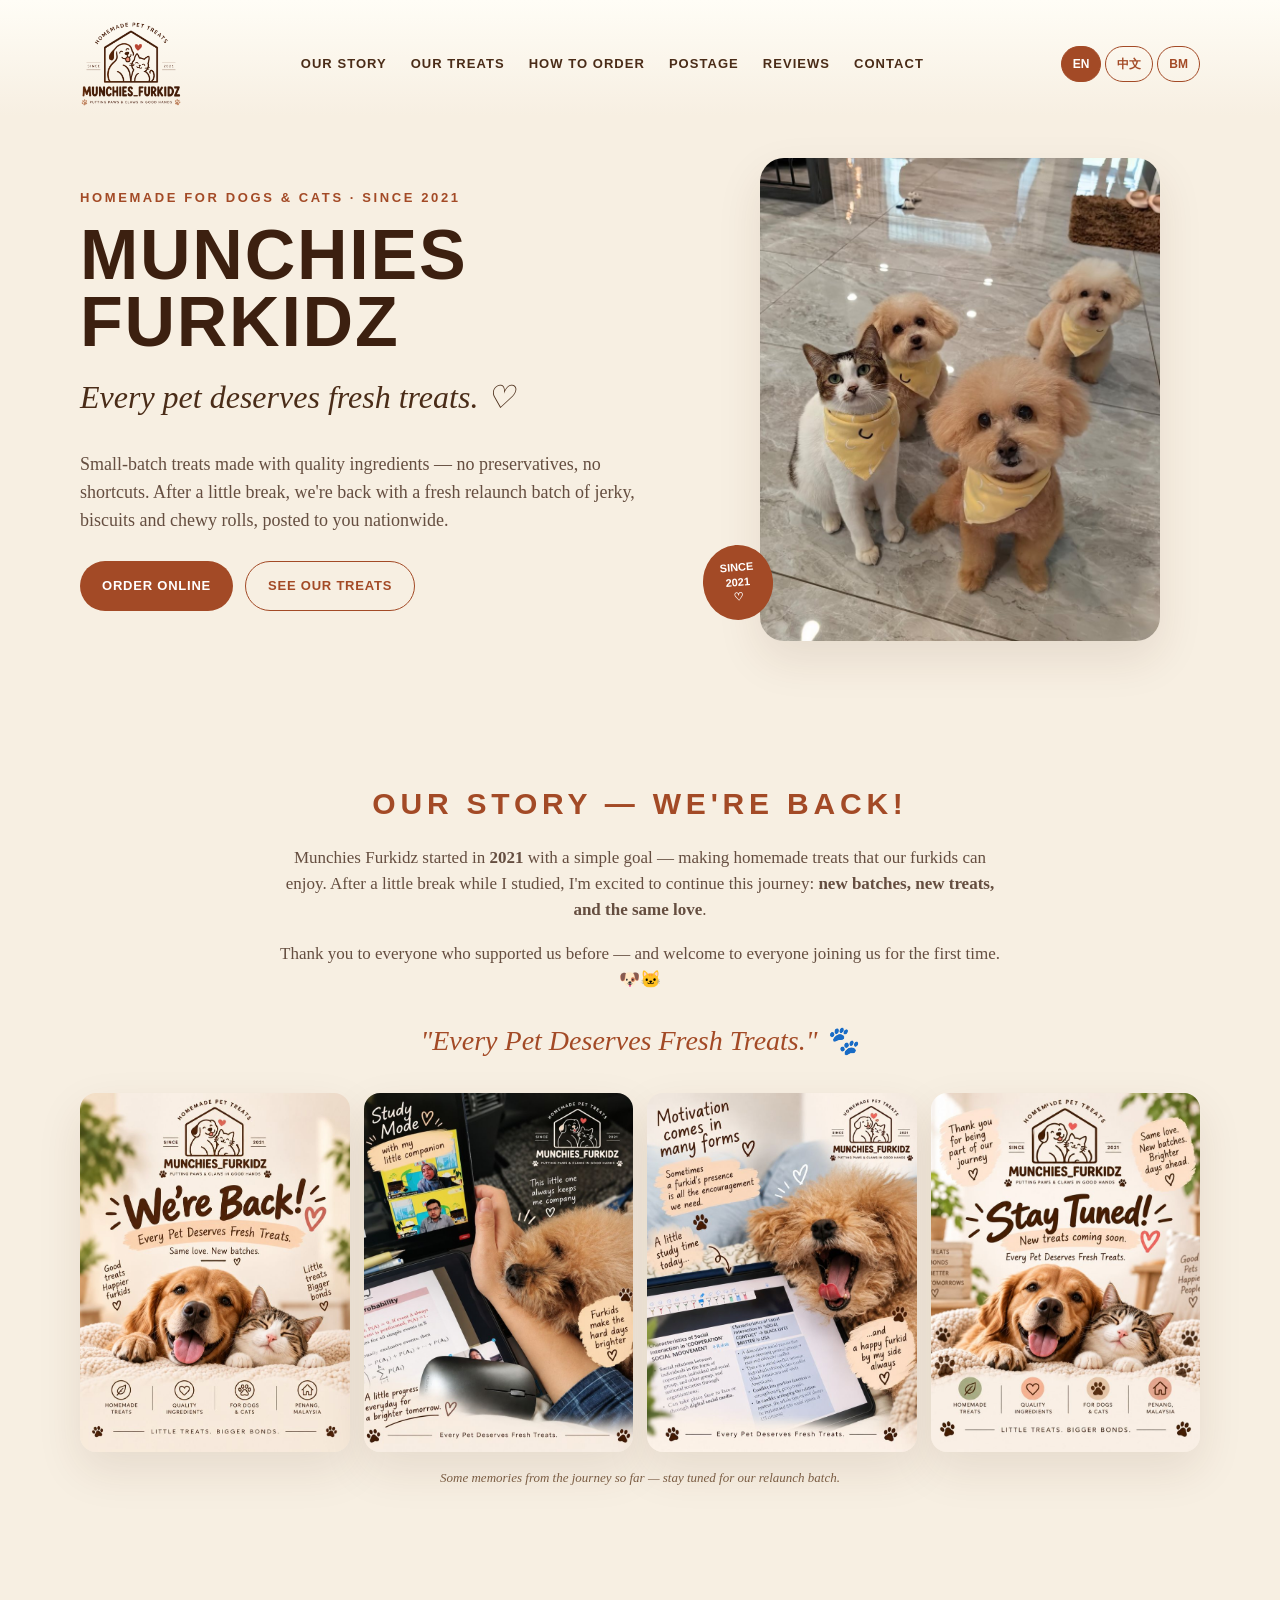
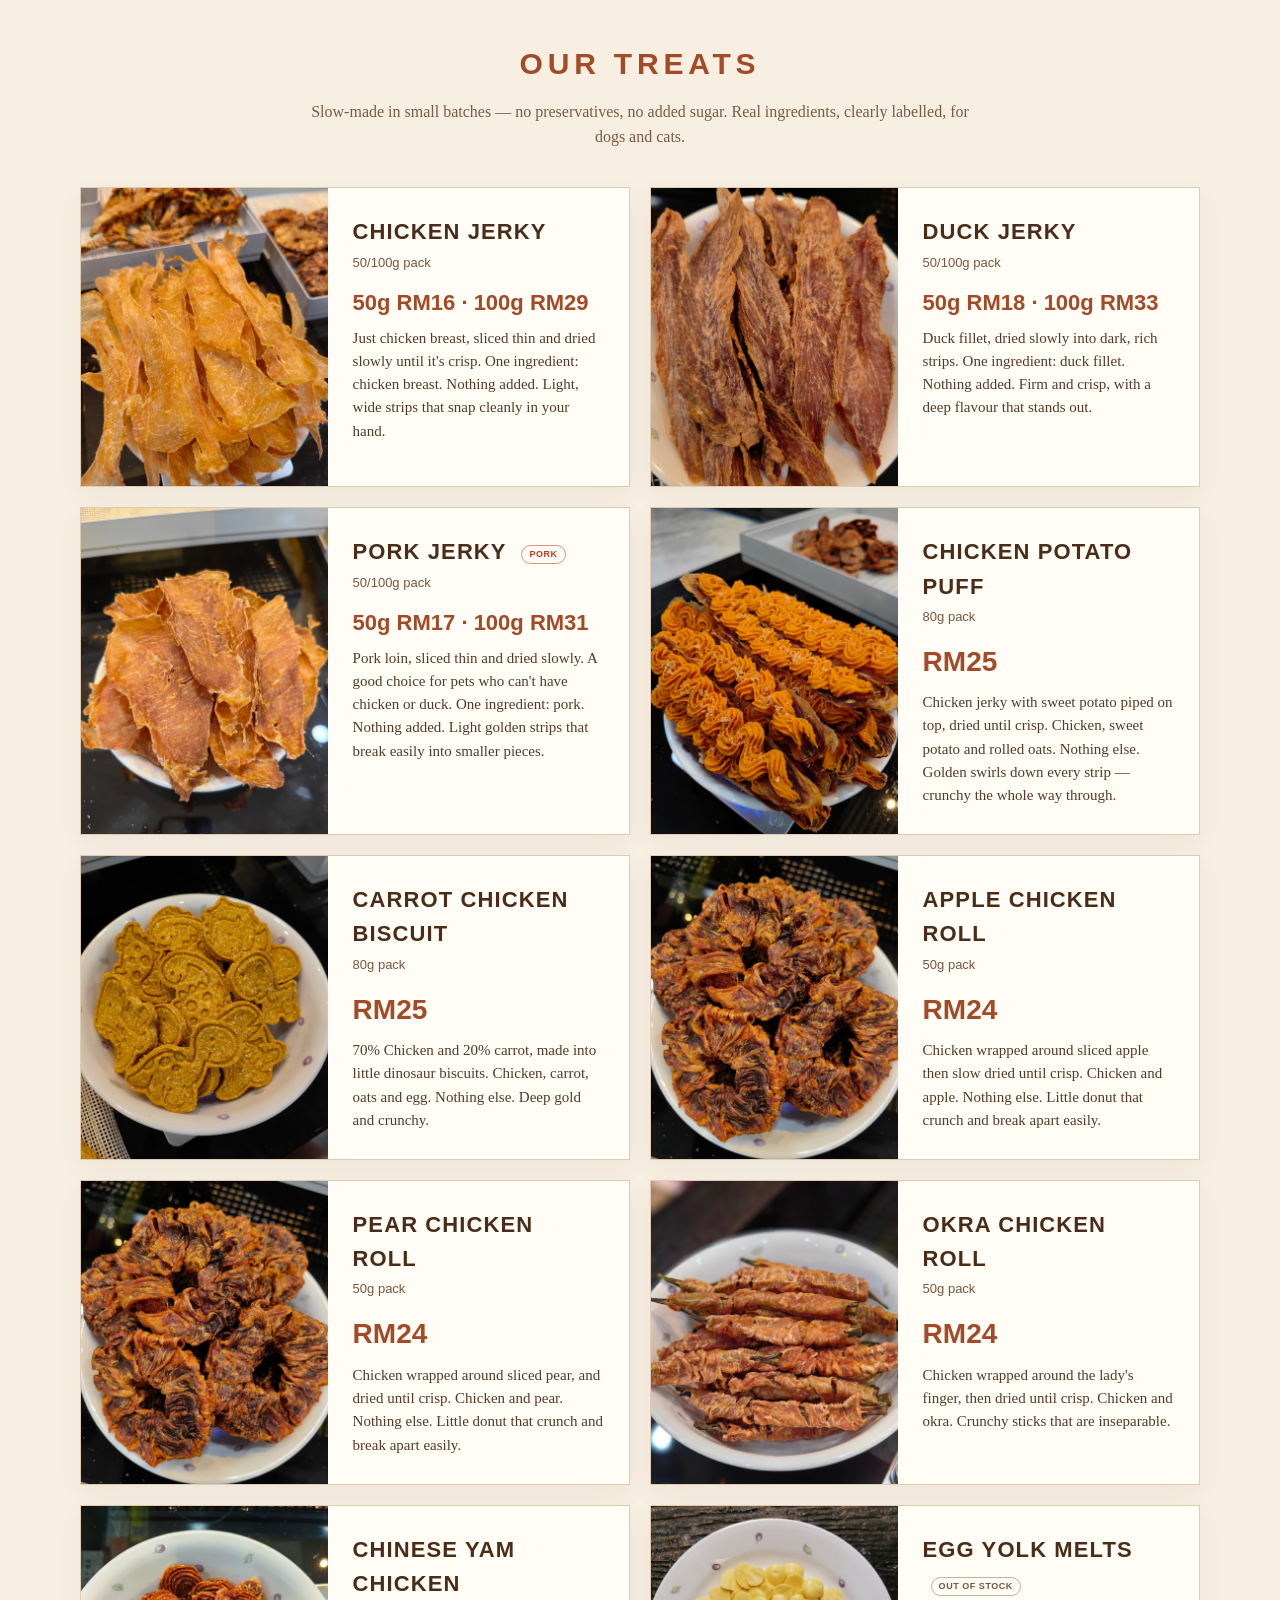
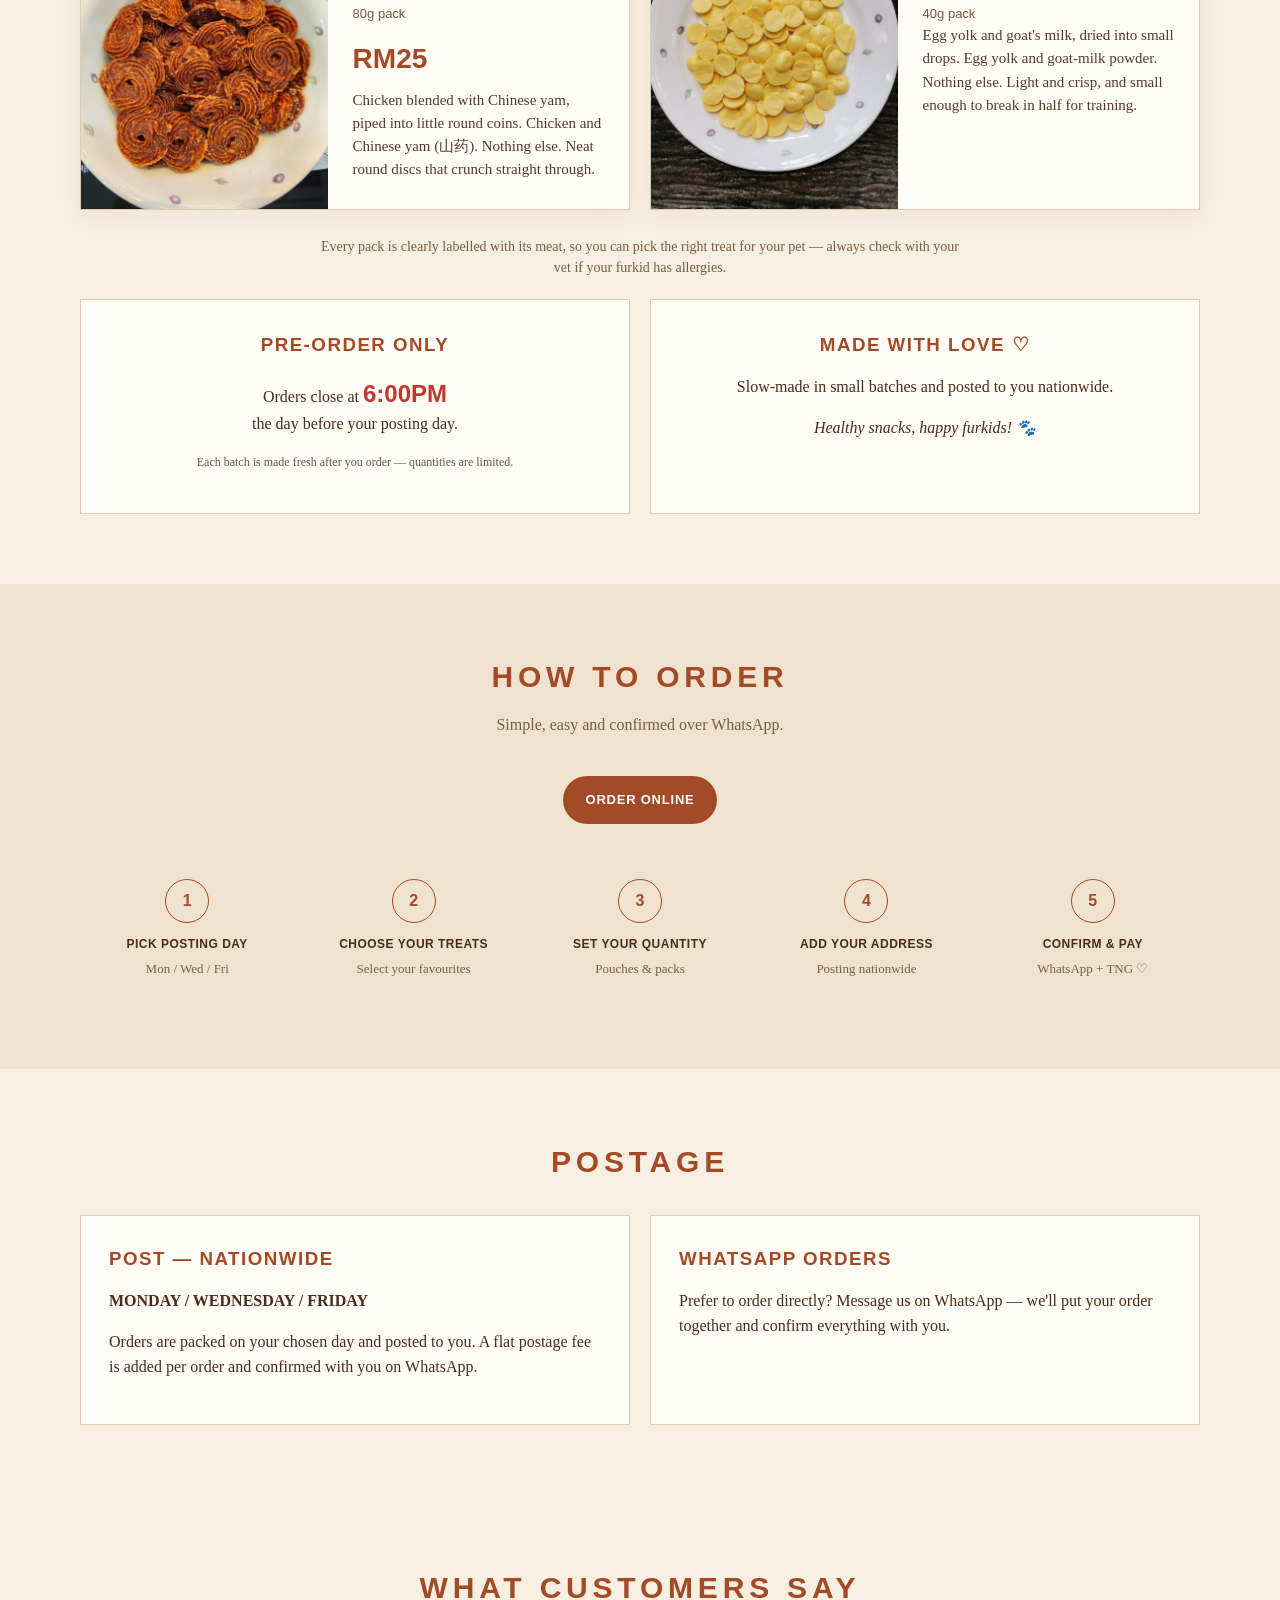
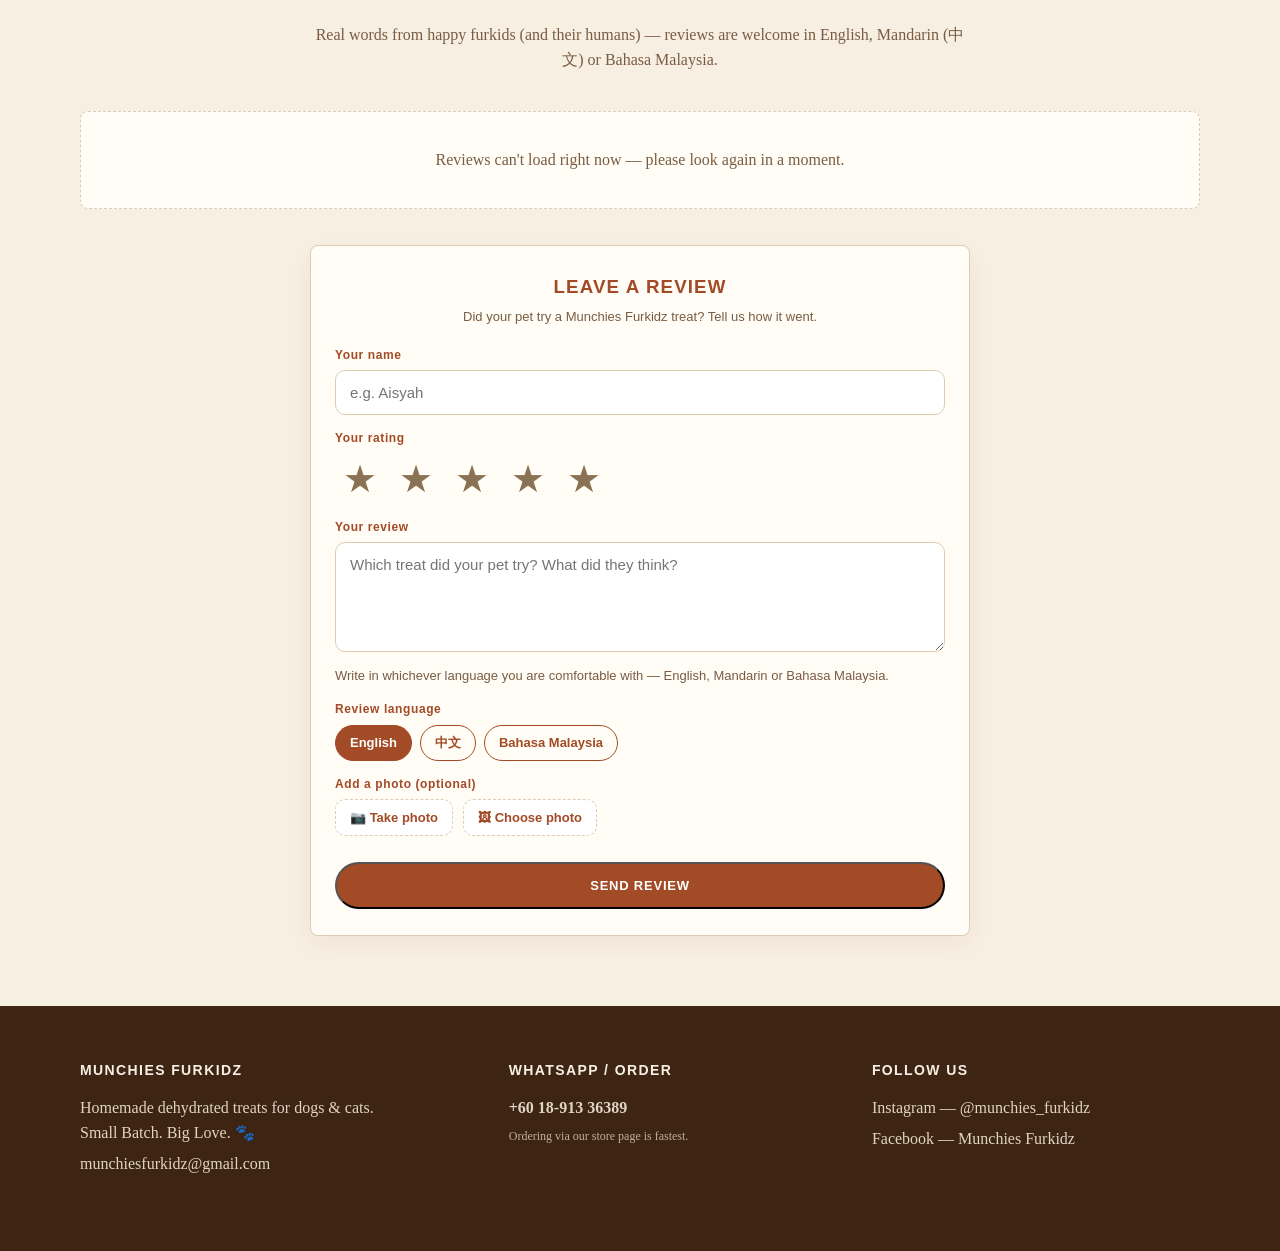
<file: index.html>
<!doctype html>
<html lang="en">
<head>
<meta charset="utf-8">
<meta name="viewport" content="width=device-width, initial-scale=1">
<meta name="theme-color" content="#a34a26">
<meta name="facebook-domain-verification" content="v4rs55j40lxkcl9oswgklz0cien86q">
<title>Munchies Furkidz — Handmade Dehydrated Pet Treats</title>
<meta name="description" content="Munchies Furkidz — small-batch, preservative-free dehydrated treats for dogs & cats. Homemade since 2021, posted nationwide. Every pet deserves fresh treats.">
<!-- ★★★ AND THIS PAGE IS DELIBERATELY FINDABLE (v538) — written out rather than left silent, so
     the decision is stated on the page instead of being whatever the browser happened to do.
     ⚠️ TO HIDE IT INSTEAD, change this one line to content="noindex, nofollow" and allow a couple of
     weeks — a page is not un-indexed instantly. -->
<meta name="robots" content="index, follow">
<link rel="icon" type="image/svg+xml" href="images/favicon-paw.svg">
<style>
:root {
  --cream:#f7efe2; --paper:#fffdf6; --accent:#a34a26; --accent2:#c06b3c;
  --brown:#4a2c18; --muted:#7a5c43; --line:#e0cbb0; --red:#c0392b;
  --shadow:0 18px 45px rgba(74,44,24,.10);
}
*{box-sizing:border-box}
html{scroll-behavior:smooth}
body{margin:0;background:var(--cream);color:var(--brown);font-family:Georgia,"Times New Roman",serif;line-height:1.55}
img{display:block;max-width:100%}
a{color:inherit}
.container{width:min(1120px,92vw);margin:auto}
header{padding:22px 0 10px;background:linear-gradient(180deg,#fffdf6 0%,var(--cream) 100%)}
.nav{display:flex;align-items:center;justify-content:space-between;gap:25px}
.brand{display:flex;align-items:center}
.brand img.logo{height:84px;width:102px;object-fit:contain;flex:none}
.navlinks{display:flex;gap:24px;font-family:Arial,sans-serif;font-size:13px;font-weight:700;letter-spacing:.08em}
.navlinks a{text-decoration:none}
.navlinks a:hover{color:var(--accent)}
.lang-switch{display:flex;align-items:center;gap:4px;margin-left:18px;flex:none}
.lang-pill{border:1px solid var(--accent);background:none;color:var(--accent);font-family:Arial,sans-serif;font-size:12px;font-weight:800;border-radius:999px;padding:6px 11px;cursor:pointer;line-height:1;min-height:36px;display:inline-flex;align-items:center}
.lang-pill.is-on{background:var(--accent);color:#fff}
.hero{padding:42px 0 70px}
.hero-grid{display:grid;grid-template-columns:1.1fr .9fr;align-items:center;gap:55px}
.kicker{font-family:Arial,sans-serif;color:var(--accent);font-weight:800;letter-spacing:.2em;font-size:13px}
h1{font-family:Arial,sans-serif;font-size:clamp(40px,6vw,70px);line-height:.95;letter-spacing:.025em;margin:14px 0 18px;color:#3c2010}
.hero-script{font-style:italic;font-size:clamp(22px,3vw,32px);margin-bottom:28px}
.hero-copy{max-width:560px;font-size:18px;color:#654e40}
.ctas{display:flex;gap:12px;flex-wrap:wrap;margin-top:26px}
.btn{display:inline-flex;align-items:center;justify-content:center;padding:14px 22px;border-radius:999px;text-decoration:none;font-family:Arial,sans-serif;font-weight:800;font-size:13px;letter-spacing:.06em}
.btn-primary{background:var(--accent);color:white}
.btn-secondary{border:1px solid var(--accent);color:var(--accent)}
.hero-photo{position:relative;display:flex;align-items:center;justify-content:center}
/* The big family photo in the banner. Swap images/hero-family.jpg to change it. */
.hero-shot{width:min(400px,100%);aspect-ratio:2119/2560;object-fit:cover;border-radius:24px;box-shadow:var(--shadow)}
.hero-badge{position:absolute;left:-18px;bottom:22px;background:var(--accent);color:#fff;padding:15px 18px;border-radius:50%;font-family:Arial,sans-serif;font-size:11px;font-weight:800;text-align:center;line-height:1.35;transform:rotate(-5deg)}
/* Product photos fill each card's left column via .product-photo img below.
   The images live in images/*.jpg — swap the matching file to change a photo. */
.photo-tile{display:grid;place-items:center;text-align:center;background:linear-gradient(160deg,#f7ecdb,#efe0c6);border:1.5px dashed var(--line);color:var(--muted);font-family:Arial,sans-serif;overflow:hidden}
.photo-tile .tile-emoji{font-size:38px;line-height:1;margin-bottom:8px}
.photo-tile .tile-label{font-size:11px;font-weight:800;letter-spacing:.1em}
.section{padding:70px 0}
.section-title{text-align:center;margin:0 0 12px;font-family:Arial,sans-serif;letter-spacing:.16em;font-size:30px;color:var(--accent)}
.section-sub{text-align:center;color:var(--muted);margin:0 auto 38px;max-width:660px}
.story-text{max-width:720px;margin:0 auto;text-align:center;font-size:17px;color:#654e40}
.story-quote{font-style:italic;font-size:clamp(20px,3vw,28px);color:var(--accent);text-align:center;margin:26px 0 4px}
.story-photos{display:grid;grid-template-columns:repeat(4,1fr);gap:14px;margin-top:30px}
.story-photos img{width:100%;aspect-ratio:3/4;object-fit:cover;border-radius:16px;box-shadow:var(--shadow)}
.story-caption{text-align:center;color:var(--muted);font-size:13px;margin-top:16px;font-style:italic}
.products{display:grid;grid-template-columns:repeat(2,1fr);gap:20px}
.product-card{display:grid;grid-template-columns:45% 55%;background:var(--paper);border:1px solid var(--line);box-shadow:0 8px 24px rgba(74,44,24,.05);min-height:300px}
.product-photo{overflow:hidden;position:relative}
.product-photo .photo-tile{width:100%;height:100%}
/* Real product photos fill the tile; object-fit crops them neatly on phones.
   Swap the matching images/*.jpg file to change a product's photo. */
.product-photo img{position:absolute;inset:0;width:100%;height:100%;object-fit:cover}
.product-info{padding:27px 25px}
.eyebrow{font-family:Arial,sans-serif;font-weight:900;letter-spacing:.05em;font-size:22px;color:var(--brown)}
.size{font-family:Arial,sans-serif;font-size:13px;color:#7a563e;margin-top:3px}
.price{font-family:Arial,sans-serif;font-size:28px;font-weight:900;color:var(--accent);margin:13px 0 8px}
/* A card that shows two prices needs a smaller size than a single RM figure:
   at 28px the longer line wraps on every screen width. */
.price.price-two{font-size:22px;line-height:1.5}
.product-info p{margin:0;font-size:15px;color:#553a2b}
.eyebrow .soon{display:inline-block;margin-left:8px;vertical-align:3px;font-family:Arial,sans-serif;font-size:9px;font-weight:800;letter-spacing:.08em;color:var(--accent);border:1px solid rgba(163,74,38,.5);border-radius:999px;padding:2px 8px;line-height:1.4}
.eyebrow .soon.pork{color:var(--red);border-color:rgba(192,57,43,.55)}
.eyebrow .soon.oos{color:#7a563e;border-color:rgba(122,86,62,.45)}
.allergen-note{text-align:center;color:var(--muted);font-size:14px;max-width:640px;margin:26px auto 0}

.notice-grid{display:grid;grid-template-columns:1fr 1fr;gap:20px;margin-top:20px}
.notice{background:var(--paper);border:1px solid var(--line);padding:30px;text-align:center}
.notice h3,.order h3{font-family:Arial,sans-serif;color:var(--accent);letter-spacing:.08em;margin:0 0 10px}
.notice strong{font-family:Arial,sans-serif;color:var(--red);font-size:24px}
.order-section{background:#efe3d0}
.steps{display:grid;grid-template-columns:repeat(5,1fr);gap:12px;margin-top:35px}
.step{text-align:center;padding:20px 10px}
.step-num{width:44px;height:44px;border:1px solid var(--accent);border-radius:50%;display:grid;place-items:center;margin:0 auto 12px;color:var(--accent);font-family:Arial,sans-serif;font-weight:800}
.step h4{margin:0 0 5px;font-family:Arial,sans-serif;font-size:12px;letter-spacing:.04em}
.step p{font-size:13px;margin:0;color:var(--muted)}
.info-grid{display:grid;grid-template-columns:1fr 1fr;gap:20px;margin-top:30px}
.info-box{background:var(--paper);border:1px solid var(--line);padding:28px}
.info-box h3{font-family:Arial,sans-serif;color:var(--accent);margin:0 0 8px;letter-spacing:.08em}
footer{background:#3d2a1d;color:#f7f0e5;padding:40px 0}
.footer-grid{display:grid;grid-template-columns:1.2fr 1fr 1fr;gap:35px;align-items:start}
footer h3{font-family:Arial,sans-serif;letter-spacing:.1em;font-size:14px}
footer p{color:#e2d4c3}
footer a{text-decoration:none}
.small{font-size:12px;opacity:.8}
/* The brand creed opens the footer, set apart from the contact columns below it
   by a hairline. Deliberately NOT .small like the developer credit: it is a sign
   -off, not fine print, and the two must not read as one block. */
.footer-cred{text-align:center;font-family:Arial,sans-serif;font-size:14px;letter-spacing:.14em;text-transform:uppercase;padding-bottom:20px;border-bottom:1px solid rgba(247,240,229,.18);margin-bottom:32px}
@media (max-width:800px){
  .navlinks{display:none}
  .lang-switch{margin-left:auto}
  .hero{padding-top:25px}
  .hero-grid,.products,.notice-grid,.info-grid,.footer-grid{grid-template-columns:1fr}
  .hero-photo{order:-1}
  .hero-photo img{aspect-ratio:16/10}
  /* ⚠️⚠️ MATURED: the badge hung 20px outside the photo, and the photo spans a 94vw container — at 375px that put its left edge at about -9px (about -12px once the -5deg rotation is added), so the HOMEPAGE SCROLLED SIDEWAYS. On a phone it now sits inside. */
  .hero-badge{left:10px;bottom:14px}
  .footer-cred{font-size:12px;letter-spacing:.1em}
  .product-card,.feature .product-card{grid-template-columns:1fr}
  .product-photo{height:260px}
  .steps{grid-template-columns:1fr 1fr}
}
@media (max-width:500px){
  .container{width:min(94vw,1120px)}
  .hero{padding-bottom:45px}
  .section{padding:48px 0}
  h1{font-size:44px}
  .hero-copy{font-size:16px}
  .steps{grid-template-columns:1fr}
  .product-info{padding:22px}
}
.eyebrow .soon{display:inline-block;margin-left:8px;vertical-align:2px;font-family:Arial,sans-serif;font-size:9px;font-weight:800;letter-spacing:.06em;color:#465d26;border:1px solid rgba(70,93,38,.5);border-radius:999px;padding:2px 7px;line-height:1.4}
/* ── Reviews — "What customers say" ────────────────────────── */
.review-cards{display:flex;flex-direction:column;gap:20px}
.review-none{text-align:center;color:var(--muted);border:1px dashed var(--line);background:var(--paper);border-radius:8px;padding:36px 16px;margin:0}
.r-slider{position:relative;width:100%}
.r-stage{overflow:hidden}
.r-track{display:flex;transition:transform .5s ease}
.r-slide{flex:0 0 100%;min-width:100%;display:flex;align-items:stretch}
.r-slide .review-card{flex:1}
.r-nav{display:flex;align-items:center;justify-content:center;gap:16px;margin-top:18px}
.r-btn{width:40px;height:40px;border-radius:50%;border:1px solid var(--accent);background:var(--paper);color:var(--accent);font-size:20px;line-height:1;cursor:pointer;font-family:Arial,sans-serif;padding:0}
.r-btn:hover{background:var(--accent);color:#fff}
.r-dots{display:flex;gap:8px;flex-wrap:wrap;justify-content:center}
/* ⚠️ A 10px dot is a 10px tap target. The BUTTON is 36px and the dot is drawn inside it, so the
   look is unchanged and the target meets the app's own 36px floor. */
/* ⚠️⚠️ A DOT MAY NOT SHRINK BELOW ITS 36px TARGET (v583): as reviews were added the flex row squeezed the
   buttons, and by about ten the dot computed to ZERO wide. ⭐ It keeps its size and the row wraps. */
.r-dot{width:36px;height:36px;flex:0 0 36px;border:none;background:transparent;padding:0;cursor:pointer;position:relative;border-radius:50%}
.r-dot::after{content:"";position:absolute;inset:13px;border-radius:50%;background:#8a7355} /* 4.21:1 unselected — was 1.65 (v583) */
.r-dot.is-on::after{background:var(--accent)}

.r-live{border:0;clip:rect(0 0 0 0);height:1px;margin:-1px;overflow:hidden;padding:0;position:absolute;width:1px}
.review-card{background:var(--paper);border:1px solid var(--line);border-radius:8px;padding:22px 20px;box-shadow:0 8px 24px rgba(74,44,24,.05);display:flex;flex-direction:column}
.review-card-photo{display:block;max-width:100%;max-height:340px;width:auto;height:auto;margin:0 auto 14px;border-radius:8px}
.review-card-stars{color:#95680f;font-family:Arial,sans-serif;font-size:21px;letter-spacing:4px;line-height:1.2}
.review-card-msg{margin:10px 0 0;font-size:15px;color:#553a2b;white-space:pre-wrap}
.review-card-name{margin:14px 0 0;font-family:Arial,sans-serif;font-size:13px;font-weight:700;color:var(--accent);letter-spacing:.03em}
.review-card-meta{font-family:Arial,sans-serif;font-size:12px;color:var(--muted);margin:2px 0 0}
.review-form{background:var(--paper);border:1px solid var(--line);border-radius:8px;box-shadow:0 8px 24px rgba(74,44,24,.05);padding:26px 24px;margin:36px auto 0;max-width:660px}
.review-form h3{font-family:Arial,sans-serif;color:var(--accent);letter-spacing:.06em;margin:0 0 6px;text-align:center}
.review-note{font-family:Arial,sans-serif;font-size:13px;color:var(--muted);margin:0 0 18px;text-align:center}
.review-form .flabel{display:block;font-family:Arial,sans-serif;font-size:12px;font-weight:700;letter-spacing:.05em;color:var(--accent);margin:14px 0 6px}
.field-input{width:100%;border:1px solid var(--line);border-radius:10px;padding:13px 14px;font-family:Arial,sans-serif;font-size:15px;background:#fff;color:var(--brown)}
textarea.field-input{resize:vertical;min-height:110px}
.rv-stars{display:flex;gap:6px}
/* ⚠️ THE STAR COLOURS WERE 1.48:1 AND 2.08:1 ON THE PAPER (v593) — a one-star customer could not see which
   stars were lit, because the control owes 3:1. ⭐ #8a7355 (4.2:1) and #95680f (4.6:1) clear it. */
.rv-stars button{font-size:38px;line-height:1;width:50px;height:50px;border:none;background:none;color:#8a7355;cursor:pointer;padding:0}
.rv-stars button.is-on{color:#95680f}
.rv-langs{display:flex;flex-wrap:wrap;gap:8px}
.rv-lang{border:1px solid var(--accent);background:none;color:var(--accent);font-family:Arial,sans-serif;font-size:13px;font-weight:700;border-radius:999px;padding:8px 14px;cursor:pointer}
.rv-lang.is-on{background:var(--accent);color:#fff}
.rv-photo-row{display:flex;align-items:center;gap:10px;flex-wrap:wrap}
.rv-photo-btn{border:1px dashed var(--line);background:#fff;color:var(--accent);font-family:Arial,sans-serif;font-size:13px;font-weight:700;border-radius:10px;padding:10px 14px;cursor:pointer}
.rv-preview-img{width:96px;height:96px;object-fit:cover;border-radius:8px;border:1px solid var(--line)}
.rv-error{color:var(--red);font-size:13px;margin:10px 0 0}
.review-form .btn{width:100%;margin-top:16px}
.review-thanks{background:var(--paper);border:1px solid var(--accent);color:var(--accent);border-radius:10px;text-align:center;padding:18px;font-family:Arial,sans-serif;font-size:15px;margin:36px auto 0;max-width:660px}
footer{background:#3d2413;color:#f7efe2;padding:40px 0}
.footer-grid{display:grid;grid-template-columns:1.2fr 1fr 1fr;gap:35px;align-items:start}
footer h3{font-family:Arial,sans-serif;letter-spacing:.1em;font-size:14px}
footer p{color:#e2d4c3;margin:6px 0}
footer a{text-decoration:none}
footer a:hover{color:#fff}
.small{font-size:12px;opacity:.8}
@media (max-width:800px){
  .navlinks{display:none}
  .brand img.logo{height:60px;width:72px}
  .lang-switch{margin-left:auto}
  .hero{padding-top:20px}
  .hero-grid,.products,.notice-grid,.info-grid,.footer-grid{grid-template-columns:1fr}
  .hero-photo{order:-1}
  .hero-shot{width:min(300px,86%)}
  .product-card,.feature .product-card{grid-template-columns:1fr}
  .product-photo{height:260px}
  .story-photos{grid-template-columns:1fr 1fr}
  .steps{grid-template-columns:1fr 1fr}
  .rv-stars{justify-content:center}
}
@media (max-width:500px){
  .container{width:min(94vw,1120px)}
  .hero{padding-bottom:45px}
  .section{padding:48px 0}
  h1{font-size:44px}
  .hero-copy{font-size:16px}
  .steps{grid-template-columns:1fr}
  .product-info{padding:22px}
}
</style>
</head>
<body>
<header>
  <div class="container nav">
    <div class="brand"><img class="logo" src="images/logo.png" alt="Munchies Furkidz"></div>
    <nav class="navlinks">
      <a href="#story" data-i18n="navStory">OUR STORY</a>
      <a href="#treats" data-i18n="navTreats">OUR TREATS</a>
      <a href="#order" data-i18n="navOrder">HOW TO ORDER</a>
      <a href="#postage" data-i18n="navPostage">POSTAGE</a>
      <a href="#reviews" data-i18n="navReviews">REVIEWS</a>
      <a href="#contact" data-i18n="navContact">CONTACT</a>
    </nav>
    <div class="lang-switch" id="lang-switch" role="group" aria-label="Site language" data-i18n-aria="langAria">
      <button type="button" class="lang-pill is-on" data-lang="en">EN</button>
      <button type="button" class="lang-pill" data-lang="zh">中文</button>
      <button type="button" class="lang-pill" data-lang="ms">BM</button>
    </div>
  </div>
</header>

<main>
<section class="hero">
  <div class="container hero-grid">
    <div>
      <div class="kicker" data-i18n="heroKicker">HOMEMADE FOR DOGS &amp; CATS · SINCE 2021</div>
      <h1>MUNCHIES<br>FURKIDZ</h1>
      <div class="hero-script" data-i18n="heroScript">Every pet deserves fresh treats. ♡</div>
      <p class="hero-copy" data-i18n="heroCopy">Small-batch treats made with quality ingredients — no preservatives, no shortcuts. After a little break, we're back with a fresh relaunch batch of jerky, biscuits and chewy rolls, posted to you nationwide.</p>
      <div class="ctas">
        <a class="btn btn-primary" href="/store/" target="_blank" rel="noopener" data-i18n="ctaOrder">ORDER ONLINE</a>
        <a class="btn btn-secondary" href="#treats" data-i18n="ctaTreats">SEE OUR TREATS</a>
      </div>
    </div>
    <div class="hero-photo">
      <!-- OWNER: the big banner photo. To change it, drop a new picture in homepage-photos/
           and tell me to swap it (or replace images/hero-family.jpg yourself). -->
      <img class="hero-shot" src="images/hero-family.jpg" alt="The Munchies Furkidz family">
      <div class="hero-badge">SINCE<br>2021<br>♡</div>
    </div>
  </div>
</section>

<section class="section" id="story">
  <div class="container">
    <h2 class="section-title" data-i18n="storyTitle">OUR STORY — WE'RE BACK!</h2>
    <div class="story-text">
      <p data-i18n-html="story1">Munchies Furkidz started in <strong>2021</strong> with a simple goal — making homemade treats that our furkids can enjoy. After a little break while I studied, I'm excited to continue this journey: <strong>new batches, new treats, and the same love</strong>.</p>
      <p data-i18n-html="story2">Thank you to everyone who supported us before — and welcome to everyone joining us for the first time. 🐶🐱</p>
    </div>
    <div class="story-quote" data-i18n="storyQuote">"Every Pet Deserves Fresh Treats." 🐾</div>
    <div class="story-photos">
      <img src="images/relaunch-3.jpg" alt="Munchies Furkidz relaunch — photo 3">
      <img src="images/relaunch-2.jpg" alt="Munchies Furkidz relaunch — photo 2">
      <img src="images/relaunch-1.jpg" alt="Munchies Furkidz relaunch — photo 1">
      <img src="images/relaunch-4.jpg" alt="Munchies Furkidz relaunch — photo 4">
    </div>
    <p class="story-caption" data-i18n="storyCaption">Some memories from the journey so far — stay tuned for our relaunch batch.</p>
  </div>
</section>

<!-- PRODUCT PHOTOS: real photos live in images/*.jpg — swap the matching file to
     change one. Homepage menu text/prices are edited on request — the live customer
     menu is managed in the backoffice (Settings). -->
<section class="section" id="treats">
  <div class="container">
    <h2 class="section-title" data-i18n="bakesTitle">OUR TREATS</h2>
    <p class="section-sub" data-i18n="bakesSub">Slow-made in small batches — no preservatives, no added sugar. Real ingredients, clearly labelled, for dogs and cats.</p>
    <div class="products">

      <article class="product-card">
        <div class="product-photo">
          <img src="images/chicken-jerky.jpg" alt="Chicken Jerky" loading="lazy">
        </div>
        <div class="product-info">
          <div class="eyebrow"><span data-i18n="p1Name">CHICKEN JERKY</span></div>
          <div class="size" data-i18n="p1Size">50/100g pack</div>
          <div class="price price-two">50g RM16 · 100g RM29</div>
          <p data-i18n="p1Desc">Just chicken breast, sliced thin and dried slowly until it's crisp. One ingredient: chicken breast. Nothing added. Light, wide strips that snap cleanly in your hand.</p>
        </div>
      </article>

      <article class="product-card">
        <div class="product-photo">
          <img src="images/duck-jerky.jpg" alt="Duck Jerky" loading="lazy">
        </div>
        <div class="product-info">
          <div class="eyebrow"><span data-i18n="p2Name">DUCK JERKY</span></div>
          <div class="size" data-i18n="p2Size">50/100g pack</div>
          <div class="price price-two">50g RM18 · 100g RM33</div>
          <p data-i18n="p2Desc">Duck fillet, dried slowly into dark, rich strips. One ingredient: duck fillet. Nothing added. Firm and crisp, with a deep flavour that stands out.</p>

        </div>
      </article>

      <article class="product-card">
        <div class="product-photo">
          <img src="images/pork-jerky.jpg" alt="Pork Jerky" loading="lazy">
        </div>
        <div class="product-info">
          <div class="eyebrow"><span data-i18n="p3Name">PORK JERKY</span> <span class="soon pork" data-i18n="porkTag">PORK</span></div>
          <div class="size" data-i18n="p3Size">50/100g pack</div>
          <div class="price price-two">50g RM17 · 100g RM31</div>
          <p data-i18n="p3Desc">Pork loin, sliced thin and dried slowly. A good choice for pets who can't have chicken or duck. One ingredient: pork. Nothing added. Light golden strips that break easily into smaller pieces.</p>
        </div>
      </article>


      <article class="product-card">
        <div class="product-photo">
          <img src="images/chicken-potato-puff.jpg" alt="Chicken Potato Puff" loading="lazy">
        </div>
        <div class="product-info">
          <div class="eyebrow"><span data-i18n="p4Name">CHICKEN POTATO PUFF</span></div>
          <div class="size" data-i18n="p4Size">80g pack</div>
          <div class="price">RM25</div>
          <p data-i18n="p4Desc">Chicken jerky with sweet potato piped on top, dried until crisp. Chicken, sweet potato and rolled oats. Nothing else. Golden swirls down every strip — crunchy the whole way through.</p>

        </div>
      </article>

      <article class="product-card">
        <div class="product-photo">
          <img src="images/carrot-chicken-biscuit.jpg" alt="Carrot Chicken Biscuit" loading="lazy">
        </div>
        <div class="product-info">
          <div class="eyebrow"><span data-i18n="p5Name">CARROT CHICKEN BISCUIT</span></div>
          <div class="size" data-i18n="p5Size">80g pack</div>
          <div class="price">RM25</div>
          <p data-i18n="p5Desc">70% Chicken and 20% carrot, made into little dinosaur biscuits. Chicken, carrot, oats and egg. Nothing else. Deep gold and crunchy.</p>
        </div>
      </article>

      <article class="product-card">
        <div class="product-photo">
          <img src="images/apple-chicken-roll.jpg" alt="Apple Chicken Roll" loading="lazy">
        </div>
        <div class="product-info">
          <div class="eyebrow"><span data-i18n="p6Name">APPLE CHICKEN ROLL</span></div>
          <div class="size" data-i18n="p6Size">50g pack</div>
          <div class="price">RM24</div>
          <p data-i18n="p6Desc">Chicken wrapped around sliced apple then slow dried until crisp. Chicken and apple. Nothing else. Little donut that crunch and break apart easily.</p>

        </div>
      </article>

      <article class="product-card">
        <div class="product-photo">
          <img src="images/pear-chicken-roll.jpg" alt="Pear Chicken Roll" loading="lazy">
        </div>
        <div class="product-info">
          <div class="eyebrow"><span data-i18n="p7Name">PEAR CHICKEN ROLL</span></div>
          <div class="size" data-i18n="p7Size">50g pack</div>
          <div class="price">RM24</div>
          <p data-i18n="p7Desc">Chicken wrapped around sliced pear, and dried until crisp. Chicken and pear. Nothing else. Little donut that crunch and break apart easily.</p>
        </div>
      </article>


      <article class="product-card">
        <div class="product-photo">
          <img src="images/okra-chicken-roll.jpg" alt="Okra Chicken Roll" loading="lazy">
        </div>
        <div class="product-info">
          <div class="eyebrow"><span data-i18n="p8Name">OKRA CHICKEN ROLL</span></div>
          <div class="size" data-i18n="p8Size">50g pack</div>
          <div class="price">RM24</div>
          <p data-i18n="p8Desc">Chicken wrapped around the lady's finger, then dried until crisp. Chicken and okra. Crunchy sticks that are inseparable.</p>

        </div>
      </article>

      <article class="product-card">
        <div class="product-photo">
          <img src="images/chinese-yam-chicken.jpg" alt="Chinese Yam Chicken" loading="lazy">
        </div>
        <div class="product-info">
          <div class="eyebrow"><span data-i18n="p9Name">CHINESE YAM CHICKEN</span></div>
          <div class="size" data-i18n="p9Size">80g pack</div>
          <div class="price">RM25</div>
          <p data-i18n="p9Desc">Chicken blended with Chinese yam, piped into little round coins. Chicken and Chinese yam (山药). Nothing else. Neat round discs that crunch straight through.</p>
        </div>
      </article>

      <article class="product-card">
        <div class="product-photo">
          <img src="images/egg-yolk-melts.jpg" alt="Egg Yolk Melts" loading="lazy">
        </div>
        <div class="product-info">
          <div class="eyebrow"><span data-i18n="p10Name">EGG YOLK MELTS</span> <span class="soon oos" data-i18n="p10Tag">OUT OF STOCK</span></div>
          <div class="size" data-i18n="p10Size">40g pack</div>
          <p data-i18n="p10Desc">Egg yolk and goat's milk, dried into small drops. Egg yolk and goat-milk powder. Nothing else. Light and crisp, and small enough to break in half for training.</p>

        </div>
      </article>

    </div>
    <p class="allergen-note" data-i18n="allergenNote">Every pack is clearly labelled with its meat, so you can pick the right treat for your pet — always check with your vet if your furkid has allergies.</p>
    <div class="notice-grid">
      <div class="notice">
        <h3 data-i18n="n1Title">PRE-ORDER ONLY</h3>
        <p data-i18n-html="n1Line">Orders close at <strong>6:00PM</strong><br>the day before your posting day.</p>
        <p class="small" data-i18n="n1Small">Each batch is made fresh after you order — quantities are limited.</p>
      </div>
      <div class="notice">
        <h3 data-i18n="n2Title">MADE WITH LOVE ♡</h3>
        <p data-i18n="n2Line">Slow-made in small batches and posted to you nationwide.</p>
        <p><em data-i18n="n2Em">Healthy snacks, happy furkids! 🐾</em></p>
      </div>
    </div>
  </div>
</section>

<section class="section order-section" id="order">
  <div class="container">
    <h2 class="section-title" data-i18n="oTitle">HOW TO ORDER</h2>
    <p class="section-sub" data-i18n="oSub">Simple, easy and confirmed over WhatsApp.</p>
    <div style="text-align:center;margin:0 0 20px">
      <a class="btn btn-primary" href="/store/" target="_blank" rel="noopener" data-i18n="ctaOrder">ORDER ONLINE</a>
    </div>
    <div class="steps">
      <div class="step"><div class="step-num">1</div><h4 data-i18n="s1t">PICK POSTING DAY</h4><p data-i18n="s1d">Mon / Wed / Fri</p></div>
      <div class="step"><div class="step-num">2</div><h4 data-i18n="s2t">CHOOSE YOUR TREATS</h4><p data-i18n="s2d">Select your favourites</p></div>
      <div class="step"><div class="step-num">3</div><h4 data-i18n="s3t">SET YOUR QUANTITY</h4><p data-i18n="s3d">Pouches &amp; packs</p></div>
      <div class="step"><div class="step-num">4</div><h4 data-i18n="s4t">ADD YOUR ADDRESS</h4><p data-i18n="s4d">Posting nationwide</p></div>
      <div class="step"><div class="step-num">5</div><h4 data-i18n="s5t">CONFIRM &amp; PAY</h4><p data-i18n="s5d">WhatsApp + TNG ♡</p></div>

    </div>
  </div>
</section>

<section class="section" id="postage">
  <div class="container">
    <h2 class="section-title" data-i18n="postTitle">POSTAGE</h2>
    <div class="info-grid">
      <div class="info-box">
        <h3 data-i18n="postBoxTitle">POST — NATIONWIDE</h3>
        <p><strong data-i18n="postDays">MONDAY / WEDNESDAY / FRIDAY</strong></p>
        <p data-i18n="postFee">Orders are packed on your chosen day and posted to you. A flat postage fee is added per order and confirmed with you on WhatsApp.</p>

      </div>
      <div class="info-box">
        <h3 data-i18n="waBoxTitle">WHATSAPP ORDERS</h3>
        <p data-i18n="waBoxLine">Prefer to order directly? Message us on WhatsApp — we'll put your order together and confirm everything with you.</p>

      </div>
    </div>
  </div>
</section>

<section class="section" id="reviews">
  <div class="container">
    <h2 class="section-title" data-i18n="rvTitle">WHAT CUSTOMERS SAY</h2>
    <p class="section-sub" data-i18n="rvSub">Real words from happy furkids (and their humans) — reviews are welcome in English, Mandarin (中文) or Bahasa Malaysia.</p>
    <div class="review-cards" id="review-grid"></div>

    <form class="review-form" id="review-form" novalidate>
      <h3 data-i18n="rvFormTitle">LEAVE A REVIEW</h3>
      <p class="review-note" data-i18n="rvNote">Did your pet try a Munchies Furkidz treat? Tell us how it went.</p>

      <label class="flabel" for="rv-name" data-i18n="nameLabel">Your name</label>
      <input class="field-input" id="rv-name" name="name" type="text" maxlength="60" autocomplete="name" placeholder="e.g. Aisyah" data-i18n-ph="namePh">

      <!-- ⚠️⚠️ A <label for> MUST POINT AT A FORM CONTROL, AND `rv-stars` IS A DIV (v583): ⚠️ the label was
           never attached to anything, so a screen reader announced the group by its own aria-label and the
           visible words "Your rating" named no control. ⭐ The words become the group's name instead. -->
      <span class="flabel" id="rv-stars-label" data-i18n="ratingLabel">Your rating</span>
      <div class="rv-stars" id="rv-stars" role="group" aria-labelledby="rv-stars-label">
        <button type="button" data-val="1" aria-label="1 star" data-i18n-aria="rvStar1">★</button>
        <button type="button" data-val="2" aria-label="2 stars" data-i18n-aria="rvStar2">★</button>
        <button type="button" data-val="3" aria-label="3 stars" data-i18n-aria="rvStar3">★</button>
        <button type="button" data-val="4" aria-label="4 stars" data-i18n-aria="rvStar4">★</button>
        <button type="button" data-val="5" aria-label="5 stars" data-i18n-aria="rvStar5">★</button>
      </div>

      <label class="flabel" for="rv-message" data-i18n="msgLabel">Your review</label>
      <textarea class="field-input" id="rv-message" name="message" maxlength="400" rows="4" placeholder="Which treat did your pet try? What did they think?" data-i18n-ph="msgPh"></textarea>
      <p class="review-note" style="text-align:left;margin:6px 0 0" data-i18n="msgNote">Write in whichever language you are comfortable with — English, Mandarin or Bahasa Malaysia.</p>

      <span class="flabel" id="rv-langs-label" data-i18n="langLabel">Review language</span>
      <div class="rv-langs" id="rv-langs" role="group" aria-labelledby="rv-langs-label">
        <button type="button" class="rv-lang is-on" data-lang="en" aria-pressed="true">English</button>
        <button type="button" class="rv-lang" data-lang="zh" aria-pressed="false">中文</button>
        <button type="button" class="rv-lang" data-lang="ms" aria-pressed="false">Bahasa Malaysia</button>
      </div>

      <label class="flabel" for="rv-photo-take" data-i18n="photoLabel">Add a photo (optional)</label>
      <div class="rv-photo-row">
        <button type="button" class="rv-photo-btn" id="rv-photo-take">📷 <span data-i18n="photoTake">Take photo</span></button>
        <button type="button" class="rv-photo-btn" id="rv-photo-choose">🖼 <span data-i18n="photoChoose">Choose photo</span></button>
        <div id="rv-photo-preview"></div>
      </div>
      <input type="file" id="rv-photo-camera" accept="image/*" capture="environment" hidden>
      <input type="file" id="rv-photo-gallery" accept="image/jpeg,image/png,image/webp,image/gif" hidden>

      <p class="rv-error" id="rv-error" role="alert"></p>
      <button type="submit" class="btn btn-primary" id="rv-submit" data-i18n="rvSubmit">SEND REVIEW</button>
    </form>

    <div class="review-thanks" id="review-thanks" role="status" hidden></div>
  </div>
</section>
</main>

<footer id="contact">
  <div class="container footer-grid">
    <div>
      <h3>MUNCHIES FURKIDZ</h3>
      <p data-i18n-html="fTag">Homemade dehydrated treats for dogs &amp; cats.<br>Small Batch. Big Love. 🐾</p>
      <p><a href="mailto:munchiesfurkidz@gmail.com">munchiesfurkidz@gmail.com</a></p>
    </div>
    <div>
      <h3 data-i18n="fWhatsappTitle">WHATSAPP / ORDER</h3>
      <p><a id="f-wa" href="https://wa.me/601891336389" target="_blank" rel="noopener"><strong id="f-wa-num">+60 18-913 36389</strong></a></p>
      <p class="small" data-i18n="fWaSmall">Ordering via our store page is fastest.</p>
    </div>
    <div>
      <h3 data-i18n="fFollowTitle">FOLLOW US</h3>
      <p><a id="f-ig" href="https://www.instagram.com/munchies_furkidz/" target="_blank" rel="noopener">Instagram — @munchies_furkidz</a></p>
      <p><a id="f-fb" href="https://www.facebook.com/munchies.furkidz/" target="_blank" rel="noopener">Facebook — Munchies Furkidz</a></p>
    </div>
  </div>
  <div class="container small" id="dev-line" style="margin-top:28px;text-align:center"></div>
</footer>
<script type="module" src="home.js"></script>
<script type="module" src="reviews.js"></script>
</body>
</html>
</file>
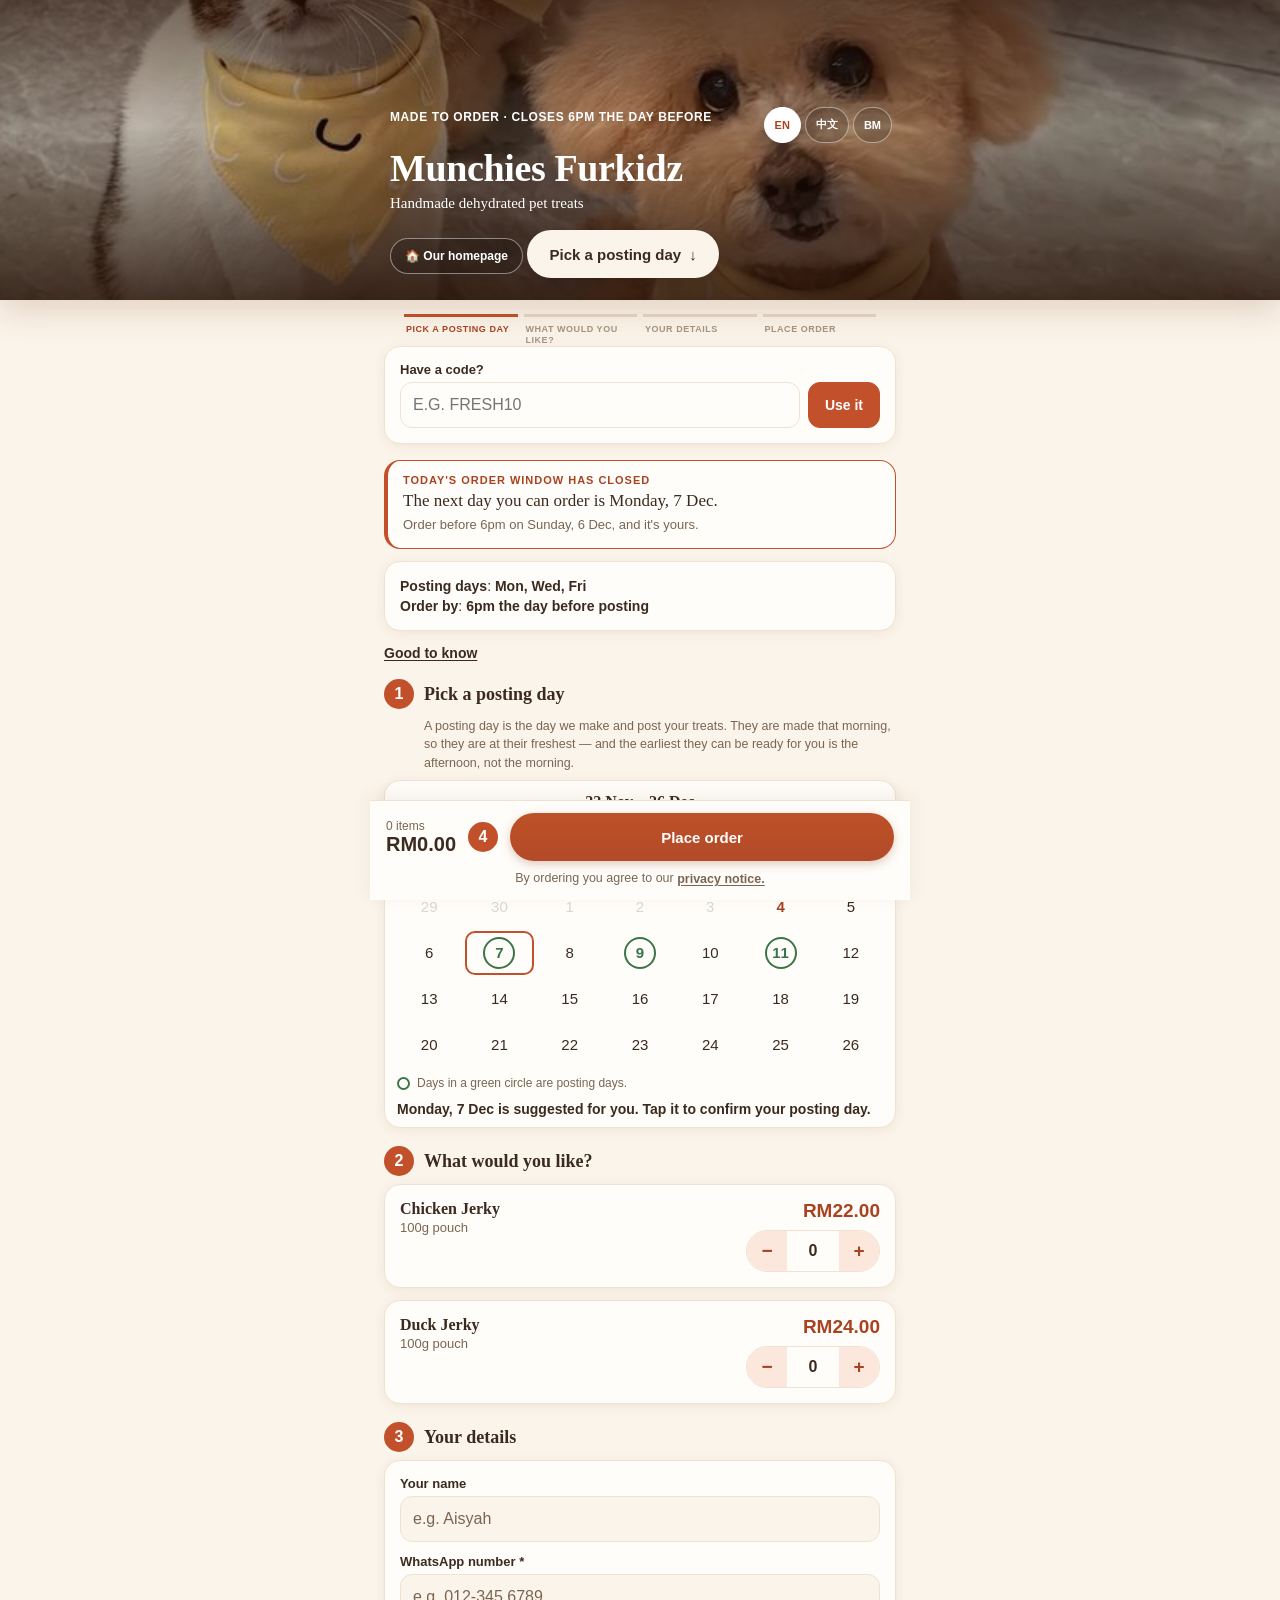
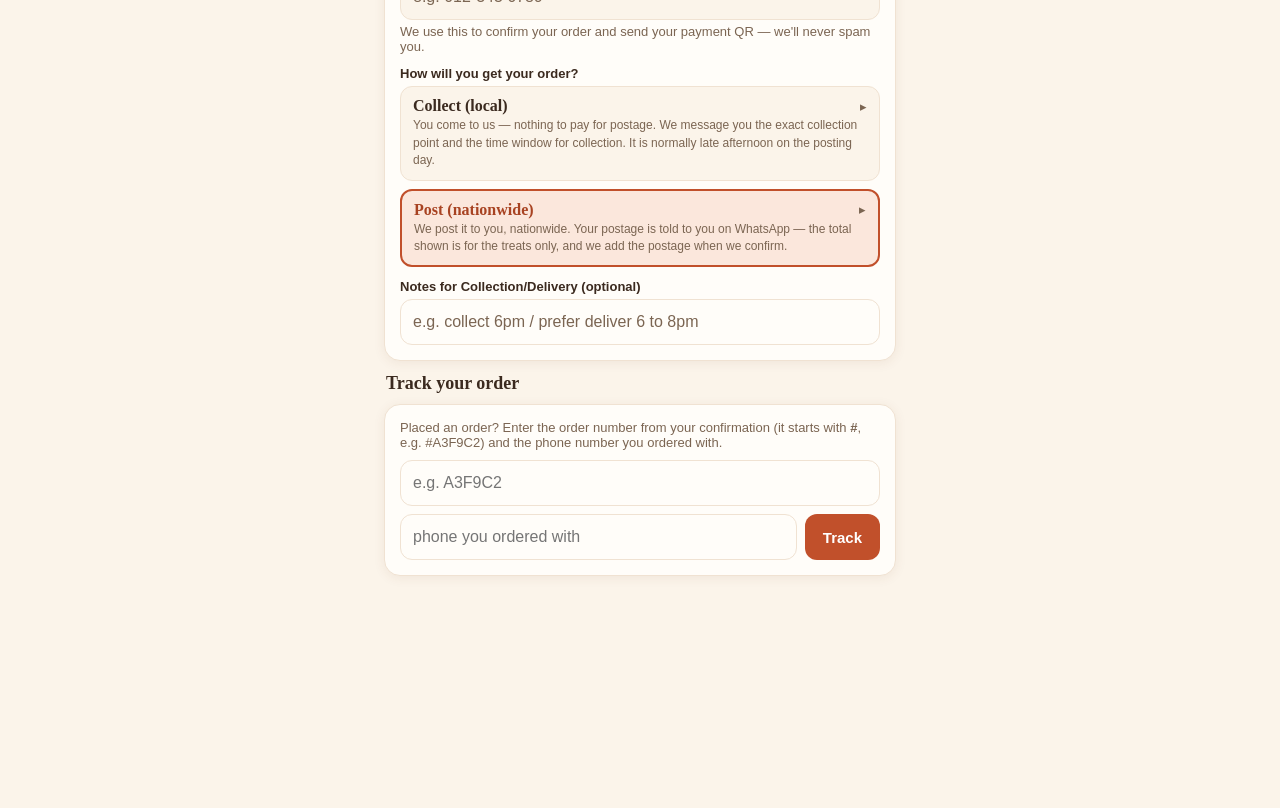
<file: store/index.html>
<!DOCTYPE html>
<html lang="en">
<head>
  <meta charset="UTF-8">
  <meta name="viewport" content="width=device-width, initial-scale=1, viewport-fit=cover">
  <meta name="theme-color" content="#c4552f">
  <meta name="apple-mobile-web-app-capable" content="yes">
  <!-- ★★★ THE SHOP IS DELIBERATELY FINDABLE TOO (v538). ⚠️ Her words: __"i want to be ready for business in no
       time"__ — so the shop states it rather than being left to chance. ⭐ And the honest note for whoever reads
       this next: **indexed is not the same as ready.** Google captures this page as it stands the first time it
       crawls, so what it lists is whatever the shop says today.
       ⚠️ **TO HIDE THE SHOP INSTEAD**, change this one line to content="noindex, nofollow" — and allow a couple
       of weeks, because a page is not un-indexed instantly. -->
  <!-- ★★ THE TRIAL IS THE SHOP NOW (v634). ⚠️ It was `noindex, nofollow` while it shared the shop's place in
       search with /store/; the moment it BECAME the shop, it had to be findable again — ⭐ **an unindexed shop
       is a shop a customer cannot search for.** -->
  <!-- ★★ THE TRIAL IS THE SHOP AGAIN (v640). ⚠️ It was `noindex, nofollow` while it shared the shop's place
       in search; the moment it BECAME the shop it had to be findable — ⭐ an unindexed shop is a shop a
       customer cannot search for. -->
  <meta name="robots" content="index, follow">
  <title>Order · Munchies Furkidz</title>
  <!-- The chalk hand used by the bakery's own sentence in the shelf strip (v274).
       Fetched before the stylesheet so it is already in flight when app.css asks
       for it, and `crossorigin` because a font is always a CORS request even from
       our own origin — without it the browser fetches the file twice. -->
  <link rel="preload" as="font" type="font/woff2" crossorigin
        href="fonts/ShantellSans-Regular-latin.woff2">
  <link rel="stylesheet" href="app.css">
  <link rel="icon" type="image/svg+xml" href="../images/favicon-cat.svg">
</head>
<body>
  <!-- ★★★ WHEN THE SITE IS SERVING A NEWER BUILD THAN THE PAGE THAT IS RUNNING (12 Oct 2026).
       ⚠️⚠️ WHY IT EXISTS: the app on her phone has had an "Update now" strip since v255 — and the SHOP
       had nothing. The shop re-fetches its DATA every 30 seconds but NEVER its own code, so a phone
       holding an old copy shows FRESH numbers on STALE behaviour. She hit exactly that on 2026-10-12
       and spent an afternoon looking at a shop two months old. **A shop is a page a customer can leave
       open across an update, and an order placed against old code is a real order placed wrongly.**
       ⚠️ IT IS AUTHORED WITH `data-i18n` SO ALL THREE LANGUAGES COME FROM THE DICTIONARY and the
       dictionary's English must match the text here (test/store-i18n.test.js enforces that).
       ⚠️ TWO SENTENCES, ONE SHOWN AT A TIME, and the press goes on the second — the same two-step the
       app's strip takes: reloading a page whose script the browser is still holding can serve the old
       one straight back, so the second state stops offering a button that would do nothing.
       ⚠️ AND IT IS NOT A STEP LINE OR A WARNING: it is a quiet bar above everything, because the
       customer has done nothing wrong and the page still works — it is simply not the newest one. -->
  <div class="build-notice" id="build-notice" hidden>
    <p class="build-say" id="build-say" data-i18n="buildStale">A newer version of this page is ready.</p>
    <p class="build-say" id="build-stuck" data-i18n="buildStuck" hidden>A newer version is ready. Close this page completely, then open it again.</p>
    <button type="button" class="build-btn" id="build-reload" data-i18n="buildReload">Reload</button>
  </div>

  <header class="hero hero-photo">
    <!-- ★★ ONE PHOTO, ONE LINE, ONE PRESS (v631_2). ⚠️ The photo is an <img>, never a CSS background.
         OWNER: any PORTRAIT photo here — this one is 3:4 (1000x1333).
         ⚠️⚠️ AND IT IS NOT A PRODUCT'S PHOTO (v676). ⭐ The hero used to point at images/chicken-jerky.jpg —
         ⭐ **the same file the Chicken Jerky card on the homepage uses** — so replacing that product's photo
         silently replaced the shop's hero as well. ⭐ **The hero and a product now change independently:**
         replace images/hero-family.jpg to change the shop's front page, a product's own file to change that
         product, and neither moves the other. -->
    <img class="hero-photo-img" src="../images/hero-family.jpg" alt="" width="828" height="1000"
         fetchpriority="high" decoding="async">
    <span class="hero-veil" aria-hidden="true"></span>
    <div class="hero-inner">
    <div class="hero-top">
      <p id="eyebrow" class="hero-eyebrow"></p>
      <nav id="lang-switch" class="lang-switch" aria-label="Language" data-i18n-aria="langAria">
        <button type="button" class="lang-pill" data-lang="en">EN</button>
        <button type="button" class="lang-pill" data-lang="zh">中文</button>
        <button type="button" class="lang-pill" data-lang="ms">BM</button>
      </nav>
    </div>
    <h1 id="name" class="hero-title"></h1>
    <p id="tagline" class="hero-sub"></p>
    <!-- The way back to the brand page. The shop is reached directly from an
         Instagram bio or a shared link as often as from the homepage, so a
         visitor who lands here first has no other route to the reviews, the
         gallery and the story. Its own line under the tagline, not a third
         item on the top row: that row's eyebrow already wraps to two lines on a
         phone and the language pills need the whole right half. -->
    <a id="home-link" class="hero-home" href="/" data-i18n="homeLink">🏠 Our homepage</a>
    <!-- ⭐ THE ONE PRESS ON THE FIRST SCREEN. It goes to step 1 rather than opening a cart: the customer's next
         question is "when can I have it", not "what is this site". -->
    <a class="hero-cta" href="#step1" data-i18n="sPickDay">Pick a posting day</a>
    </div>
  </header>

  <main class="view">
    <!-- ★★ THE FOUR STEPS AS A BAR (v633_2). ⚠️ Its labels are READ FROM THE STEP HEADINGS by `paintStepBar`,
         never typed again here — so the bar and the step under it cannot name the same thing differently, and
         the three languages arrive with the headings. ⚠️ `aria-hidden`: the numbered headings below are the
         real, readable content; this is the same four facts drawn as a line. -->
    <nav id="stepbar" class="stepbar" aria-hidden="true"></nav>
    <!-- The code the shop is running today, at the top of the page and under the
         shop name (v269). A statement, never a control: it names the code so the
         customer can type it, and the bakery still takes the money off by hand in
         WhatsApp. Filled by the shop from the codes the app published; empty and
         hidden until there is a public code running.

         Two lines: the shop's own sentence, which always names the code; and
         under it the bakery's own words, in her language (v270). Hers is extra,
         never instead — a strip that stopped naming the code would be telling a
         customer about a discount they cannot ask for. -->
    <div id="promo-today" class="promo-today" hidden>
      <!-- Both empty on purpose: the slides and the dots are built by the script. The slides
           are stacked in one grid cell so the strip is as tall as the TALLEST message and
           cannot change height as they turn (v295); the dots sit UNDER that box, one per
           offer, and add a fixed height of their own. A static line here would be a second
           copy of an offer the script is about to draw. -->
      <div id="promo-rotor" class="promo-rotor"></div>
      <div id="promo-dots" class="promo-dots"></div>
    </div>

    <div id="referral-banner" class="referral-banner" hidden data-i18n="referral">
      🎁 You were referred — you have a welcome discount on your first order
    </div>
    <!-- Where a code the customer was handed goes. Rendered always, so a card
         still works when the shop is not advertising anything that day. -->
    <div class="card promo-box">
      <div class="field">
        <label for="promo-input" data-i18n="promoLabel">Have a code?</label>
        <div class="promo-row">
          <input id="promo-input" class="input" type="text" autocapitalize="characters"
                 autocomplete="off" autocorrect="off" spellcheck="false"
                 data-i18n-ph="promoPh" placeholder="e.g. FRESH10">
          <button id="promo-apply" class="promo-apply" type="button" data-i18n="promoApply">Use it</button>
        </div>
        <p id="promo-say" class="card-sub promo-say" role="status" hidden></p>
        <button id="promo-clear" class="promo-clear" type="button" hidden data-i18n="promoRemove">Remove the code</button>
      </div>
    </div>

    <!-- ★★ THE ANSWER, NOT THE RULE (v405). Her customer's order went wrong because the page stated
         the RULES ("delivery days Mon/Wed/Fri", "order by 18:00 the day before") and left him to work
         out what they meant for him. It now says the answer out loud, and the rules stay underneath
         for anyone who wants them. Filled by app.js; hidden entirely unless the trial flag is on. -->
    <div id="day-answer" class="answer">
      <p class="answer-kicker" id="answer-kicker"></p>
      <p class="answer-big" id="answer-big"></p>
      <p class="answer-sub" id="answer-sub"></p>
    </div>

    <section class="card info">
      <p class="info-row"><strong data-i18n="deliveryDays">Posting days</strong>: <span id="delivery-days" class="info-val"></span></p>
      <p class="info-row"><strong data-i18n="orderBy">Order by</strong>: <span id="cutoff" class="info-val"></span></p>
    </section>

    <!-- ★★ THE THREE STEPS (v405). Her words: __"first you might mention that it is a 3 step ordering
         process, name the 1st by 1 in a circle, big one"__. ⚠️ The lede promises it ENDS, which is the
         part a nervous customer wants; the circles say which one they are on. -->
    <!-- ★★ "GOOD TO KNOW" (v636_2) — the layer of reassurance the plan calls for, at the one moment a
         customer starts to wonder how this works: after the day is offered, before the items.
         ⚠️ It reuses the privacy sheet's own shape (a link, a panel, a press to open, a press away to close),
         because a second way of showing a panel on this page is a second thing to keep working. -->
    <p class="facts-line"><button id="facts-open" class="privacy-link" type="button" aria-expanded="false"
        aria-controls="facts-sheet" data-i18n="factsLink">Good to know</button></p>
    <div class="facts-sheet" id="facts-sheet" hidden>
      <p class="privacy-sheet-head" data-i18n="factsHead">Before you order</p>
      <!-- ★★ THE BULLETS ARE DRAWN FROM HER OWN WORDS WHEN SHE HAS WRITTEN THEM (v641). The <li>s are built by
           `paintFacts()` in app.js from Settings → Storefront → Good to know; blank falls back to the shop's own
           wording stored in store-lang.js, so the panel is never empty. ⚠️ The WhatsApp line is always last and
           is NOT hers to type — it carries whatever number she publishes. -->
      <ul class="privacy-sheet-list" id="facts-list"></ul>
    </div>
    <p class="steps-lede" id="steps-lede"></p>

    <div class="step-head" id="step1"><span class="step-num">1</span>
      <h2 class="section" data-i18n="sPickDay">Pick a posting day</h2></div>
    <p class="bake-day-what" data-i18n="bakeDayWhat">A posting day is the day we make and post your treats. They are made that morning, so they are at their freshest — and the earliest they can be ready for you is the afternoon, not the morning.</p>
    <div id="dates"></div>

    <!-- ★★★ WHERE A STEP SAYS WHY IT IS NOT OPEN YET (v455). Her words: __"the message show in the wrong
         place and the screen jump, it should shown up at the appropriate place, or the missing field turn
         red embossed, or how a form filling would behave"__ ⚠️ **A form marks the thing that is missing,
         where it sits** — not a pop-up at the top.
         ⚠️⚠️ IT MOVES, AND SINCE v493 IT ALWAYS MOVES TO THE SAME KIND OF PLACE: **directly under the
         heading of the step it is about** (v493 — her words: __"the screen should scroll to step1, and
         below step one flashing the warning meaasge"__). ⭐ Where it sits in this file is only where it
         rests before the first refusal; its `hidden` attribute is set from the start, so it is never read
         from here. ⚠️ **The headings are static markup that no repaint replaces, so a line hung under one
         can no longer be torn out of the page** — which is what let v493 retire the re-hanging machinery
         v460 needed. -->
    <p class="step-note" id="step-note" role="status" hidden></p>
    <!-- ★★ "YOUR LAST ORDER" (v638) — the regular's way back in. ⚠️ Filled from the customer's own phone at
         boot; empty (and so invisible) for anyone who has not ordered here before. -->
    <div id="again-slot"></div>
    <div class="step-head" id="step2"><span class="step-num">2</span>
      <h2 class="section" data-i18n="sWhat">What would you like?</h2></div>
    <div id="menu-note" class="menu-note" role="status" hidden></div>
    <div id="menu" class="menu"></div>

    <div class="step-head" id="step3"><span class="step-num">3</span>
      <h2 class="section" data-i18n="sYourDetails">Your details</h2></div>
    <div class="card">
      <div class="field">
        <label for="name-input" data-i18n="yourName">Your name</label>
        <input id="name-input" class="input" type="text" data-i18n-ph="namePh" placeholder="e.g. Aisyah" autocomplete="name">
      </div>
      <div class="field">
        <label for="whatsapp-input"><span data-i18n="whatsappNo">WhatsApp number</span> <em class="req">*</em></label>
        <input id="whatsapp-input" class="input" type="tel" inputmode="tel" data-i18n-ph="whatsPh" placeholder="e.g. 012-345 6789" autocomplete="tel" required>
        <p class="card-sub" style="margin:4px 0 0" data-i18n="waSub">We use this to confirm your order and send your payment QR — we'll never spam you.</p>
      </div>
      <!-- ★★ EACH WAY SAYS WHAT IT IS (v407). Her customer ordered a courier when he wanted to
           collect, and nothing on the page told him the difference — two bare words, "Self
           collect" and "Courier delivery", left him to guess what he was choosing and what it
           would cost him. Her words: "imagine that you are totally new, and you want to order
           from this baker, and you are not so good at online ordering".

           ⚠️ SO THEY ARE ROWS, NOT A TWO-WORD TOGGLE: one full-width row per way, a bold name
           over a plain line — the same shape as the collect-from list directly below, because it
           is the same kind of question and this is a shop a nervous person has to read.
           ⚠️ BOTH LINES ARE TRUE BEFORE ANYTHING IS TAPPED, which is the whole point: he can
           compare without tapping, and cannot tap his way into a choice he did not understand.
           ⚠️ THE COURIER LINE PROMISES NO AMOUNT, because the shop genuinely has none — she
           quotes carriage by hand afterwards (`judgeCtx` says the same, in its own words). What
           it can say honestly is that the total under this page is the bread's.
           ⚠️ NEITHER ROW IS EVER DISABLED. This is a description, never a gate. -->
      <div class="field">
        <!-- ⚠️ A <label> WITH NO FOR= NAMES NOTHING (v588) — the same fault v583 fixed on the homepage. -->
        <span class="field-label" id="fulfil-label" data-i18n="howGet">How will you get your order?</span>
        <!-- ★★ AND THE LINE THAT SAYS IT IS A QUESTION TO ANSWER (v416). Her words: __"you need a
             'click to choose' after the title, and self collect should not be default"__. ⚠️ With
             NEITHER card wearing the edge, the two of them read as two descriptions rather than as
             two things to pick — **so this stands under the question until he picks one.** -->
        <p class="seg-prompt" id="fulfil-pick" data-i18n="fulfilPick">Tap to choose one.</p>
        <div class="seg" id="fulfillment" role="group" aria-labelledby="fulfil-label">
          <div class="seg-opt" data-opt="collect">
            <button type="button" class="seg-btn" data-fulfillment="collect">
              <span class="seg-head-row">
                <span class="seg-name" data-i18n="selfCollect">Collect (local)</span>
                <!-- ★★ AND THE CARD SAYS IT OPENS (v412). Her words: __"i want the self collect card at
                     store to be folded as default"__. The caret is the whole of the hint that there is
                     anything behind it, so it is drawn from the first paint and store/app.js turns it
                     over when the card opens. -->
                <span class="seg-caret" id="collect-caret">▸</span>
              </span>
              <span class="seg-sub" data-i18n="selfCollectSub">You come to us — nothing to pay for postage. We message you the exact collection point and the time window for collection. It is normally late afternoon on the posting day.</span>
            </button>
            <!-- ★★ THE PLACES ARE PART OF THE CHOICE, NOT A BOX THAT APPEARS UNDER IT (v410). Her
                 words: __"there is 2 main selection, select self collect and a drop down appear,
                 should not be in present interface"__ — the list of places and the choice to collect
                 were TWO steps, and a control that appears once you have chosen something reads as
                 a second question rather than as part of the first.
                 ⚠️ SO THE PLACES LIVE INSIDE THE SELF-COLLECT CARD, and the card wears the edge —
                 one piece, one decision. Tapping a place CHOOSES SELF COLLECT as well as the place,
                 which is what that tap means.
                 ⚠️ AND IT IS BUILT BY THE SCRIPT, so it carries no data-i18n tags and the
                 dictionary's English-must-match-the-markup rule in test/store-i18n.test.js is
                 untouched. Empty until store/app.js fills it, so a shop with no places is byte for
                 byte the shop it was. -->
            <!-- ★★ AND THE LINE THAT SAYS THE LIST IS A THING TO PRESS (v415). Her words: __"the
                 self collect have to have message follow, click to choose point, without click it
                 should not highlight"__. ⚠️ It sits BESIDE the list rather than inside it, so the
                 list stays nothing but places — the same care the address list takes with its own
                 instruction row. ⚠️ Authored with its own `data-i18n`, so the three languages come
                 from the dictionary and nothing here has to be written by the script. -->
            <p class="point-pick" id="point-pick" data-i18n="pointPick" hidden>Tap to choose which collection point you want to collect your orders from.</p>
            <div class="point-list" id="point-list" hidden></div>
          </div>
          <div class="seg-opt active" data-opt="courier">
            <button type="button" class="seg-btn" data-fulfillment="courier">
              <span class="seg-head-row">
                <span class="seg-name" data-i18n="courier">Post (nationwide)</span>
                <span class="seg-caret" id="courier-caret">▸</span>
              </span>
              <span class="seg-sub" data-i18n="courierSub">We post it to you, nationwide. Your postage is told to you on WhatsApp — the total shown is for the treats only, and we add the postage when we confirm.</span>
            </button>
            <div class="field addr-body" id="address-field" hidden>
              <label for="address-input" data-i18n="addressLabel">Postal address</label>
              <input id="address-input" class="input" type="text" data-i18n-ph="addressPh" placeholder="Full address — street, area, town &amp; postcode" autocomplete="street-address">
              <!-- Where the addresses the lookup found appear (v202). Emptied and hidden by
                   store/app.js; every word inside it is written by JS, so it carries no
                   data-i18n tags and the dictionary's English-must-match-the-markup rule in
                   test/store-i18n.test.js is untouched. -->
              <div class="addr-list" id="addr-list" hidden></div>
              <!-- ★★ THE PIN IS AN OFFER, NOT A STEP — AND ITS REASONING LIVES INSIDE THE MAP (v437).
                   Her words: __"Pin a map can be confusion that is not mandatory to be faced by
                   customer, especially when we have auto complete. Pin helps on certain scenarios
                   that we understand, maybe we just fade that function"__.
                   ⚠️⚠️ It used to be a whole paragraph and a full-width button at the same weight as
                   the address field above, so it read as the next thing to do. ⭐ **Closed, it is now
                   ONE quiet line with the press as a link inside it** — and the long explanation,
                   which is the part that says skipping is fine, moved INTO the map where he is
                   actually moving the pin and can read it properly.
                   ⚠️ "USE MY LOCATION" WAS REMOVED (v414) for the same reason, and its note was
                   here: **a customer can SEE the door he is choosing and move it, where a phone's
                   own guess at where he is standing cannot be checked at all.** -->
              <p class="card-sub pin-ask" id="pin-ask">
                <span data-i18n="pinHintShort">Door hard to find?</span>
                <button type="button" id="pin-map" class="pin-link" data-i18n="pinOnMap">Pin on the map</button>
              </p>
              <p class="card-sub pin-status" id="pin-status" hidden></p>
              <div class="pin-box" id="pin-box" hidden>
                <p class="card-sub pin-note" id="pin-loading" data-i18n="pinLoading">Loading the map…</p>
                <p class="card-sub pin-note" id="pin-tap" data-i18n="pinTapFirst" hidden>Tap the map once to drop the pin — then drag it to the exact door.</p>
                <div class="pin-hold" id="pin-hold"></div>
                <!-- ⭐ THE REASONING, INSIDE THE MAP. It is read while the pin is being moved, which
                     is the only moment it has anything to say. -->
                <p class="card-sub pin-note pin-why" data-i18n="pinHint">Skip this and the driver goes to the address you typed — that is fine for most houses. Pin it only if the address alone will not find your door: a condo block, a guard house. Either way, put the block and unit number in the address above.</p>
                <div class="pin-actions">
                  <button type="button" id="pin-keep" class="track-btn" data-i18n="pinKeep">Keep this spot</button>
                  <button type="button" id="pin-cancel" class="pin-btn" data-i18n="pinCancel">Cancel</button>
                </div>
              </div>
            </div>
          </div>
        </div>
      </div>
      <!-- ⚠️ THE SEPARATE "Collect from" FIELD THAT USED TO SIT HERE IS GONE (v410). It was a
           labelled box that appeared the moment Self collect was chosen — a second question under
           the first, which is exactly what she said should not be in the interface. The places it
           held now live inside the Self collect card itself, above. -->
      <div class="field" style="margin-bottom:0">
        <label for="note-input" data-i18n="noteLabel">Notes for Collection/Delivery (optional)</label>
        <input id="note-input" class="input note-input" type="text" data-i18n-ph="notePh" placeholder="e.g. collect 6pm / prefer deliver 6 to 8pm" autocomplete="off">
      </div>

      <!-- HOW HER CUSTOMERS' DETAILS ARE USED now lives in the ORDER BAR, one quiet
           line under Place order, and in the panel that line opens (v350). It was a
           block here at the point of collection (v348); she asked for it moved, because
           the block read as something LOUD sitting in the middle of the form. The line
           and the panel are at the foot of this file, beside the button. Nothing about
           the notice itself changed — same four facts, same Act, same date. -->
    </div>

    <section id="track-section">
      <h2 class="section" data-i18n="sTrack">Track your order</h2>
      <div class="card">
        <p class="card-sub" style="margin:0 0 10px" data-i18n-html="trackHint">
          Placed an order? Enter the order number from your confirmation (it starts with <strong>#</strong>, e.g. #A3F9C2).
        </p>
        <div class="track-row">
          <!-- ⚠️⚠️ A PLACEHOLDER IS NOT A NAME (v583): with no label, a screen reader announced these two
               boxes as "edit text" and nothing said which was which. ⭐ Each carries its own name. -->
          <input id="track-input" class="input" type="text" data-i18n-ph="trackPh" placeholder="e.g. A3F9C2" autocomplete="off" autocapitalize="characters" data-i18n-aria="trackNoLabel" aria-label="Order number">
        </div>
        <!-- ★★★ AND THE PHONE THE ORDER WAS PLACED WITH (v558). ⚠️ A six-character code is about 16.7
             million values and this lookup is open to anyone, so a stranger making requests could reach a
             real order. ⭐ The phone is the second key, and it is not published anywhere public. -->
        <div class="track-row track-row-phone">
          <input id="track-phone" class="input" type="tel" inputmode="tel" data-i18n-ph="trackPhonePh" placeholder="phone you ordered with" autocomplete="tel" data-i18n-aria="trackPhoneLabel" aria-label="Phone you ordered with">
          <button id="track-btn" class="track-btn" data-i18n="trackBtn">Track</button>
        </div>
        <div id="track-result" class="track-result" role="status" hidden></div>
      </div>
    </section>

    <section id="policy-box" hidden>
      <h2 class="section" data-i18n="sPolicies">Policies</h2>
      <div class="card">
        <p id="policy-text" class="policy-text"></p>
      </div>
    </section>

    <div id="confirm-msg" class="confirm-msg" role="status" hidden></div>
    <div id="social" class="social"></div>
    <div id="dev-foot" class="dev-foot" hidden></div>
    <div id="fb-foot" class="fb-foot" hidden></div>
  </main>

  <div class="bar-spacer" id="bar-spacer"></div>
  <div class="order-bar">
    <!-- ★★ THE CODE IS SAID AGAIN HERE, WHERE THE MONEY IS (v408). Her words: __"If there is promo
         coupon attached, say it on top of Place Order"__. The line under the code box already says
         the code will be taken off at the confirmation — and it is UP THE PAGE, out of sight by the
         time a customer reaches the button. This is the moment they commit, and the moment the
         figure they are looking at (the goods total on the bar, which is BEFORE the code) needs
         explaining. Filled by store/app.js and hidden unless a code is actually on the order, so
         an ordinary order's bar is byte-for-byte the bar it has always been.
         ⚠️ IT IS A STATEMENT, NEVER A GATE: it never blocks the button and never changes a total. -->
    <p class="promo-bar" id="promo-bar" hidden></p>
    <div class="order-bar-row">
      <div class="order-summary">
        <span id="bar-count" class="bar-count">0 items</span>
        <span id="bar-total" class="bar-total">RM0.00</span>
      </div>
      <!-- ★★ THE FOURTH STEP SITS BESIDE THE BUTTON, NOT INSIDE IT (v438). Her words: __"the
           number 4 should not be inside the the Place order button, it should sit beside, same size
           with other number to be consistant, make the place order button smaller to make roon for
           the 4 ball"__.
           ⚠️⚠️ v435 drew it INSIDE the button, with `#order-btn::before` — a 20px disc against the
           other three's 30px ones, so **it was a fourth number that did not match the three he
           had just followed.** ⭐ It is the same `.step-num` shape now, at the same 30px, standing
           in the same place in the sequence: after the details, before the press.
           ⚠️ AND THE BUTTON IS NARROWER FOR IT — the circle and its gap come out of a row that was
           `flex: 1` on the button, which is the room she asked to be made. -->
      <span class="bar-step" id="bar-step" aria-hidden="true">4</span>
      <button id="order-btn" class="btn primary" disabled>Place order</button>
    </div>

    <!-- THE NOTICE, ONE LINE UNDER THE BUTTON (v350; reworked v351).
         She asked for "we use your details only to bake and deliver" OUT, which left
         "privacy notice" twice back to back — "…our privacy notice. Privacy notice".
         So the words IN the sentence are now the trigger, the way Amazon's own checkout
         does it: nothing repeats and nothing is added.

         ⚠️ IT OPENS ON A CLICK, AND CLOSES WHEN YOU CLICK AWAY. Her words: "make it
         expend only when i click on it, away, colapse." It opened on HOVER for one
         version (v351) and she changed it the same day. **A press behaves the same on a
         laptop and on a phone** — which hover never could, because hover does not exist
         on a touchscreen and this shop is ordered from phones. The trigger is a real
         <button>, so Enter and Space work, and Escape closes it.

         ⚠️ THE PANEL FLOATS ABOVE THE LINE rather than pushing the bar taller, so
         opening it never moves Place order under the customer's thumb. It sits INSIDE
         this wrapper because "away" means OUTSIDE THE NOTICE — a press on the WhatsApp
         link inside the panel must not close it.

         ⚠️ THE CONTACT NUMBER IS NOT IN THE STRINGS. The sentence is translated with the
         rest of the page; the number is filled by store/app.js from the same setting the
         order button builds its link from, so the two can never disagree.
         ⚠️ IT IS A NOTICE, NEVER A GATE: no tick box, and nothing here can refuse an order.
         ⚠️ THIS LINE IS THE ONLY PLACE THE NOTICE IS GIVEN, so 12.5px is its FLOOR, not a
         starting point — the guide warns against a font the customer will not read. -->
    <div class="order-notice-wrap" id="privacy-zone">
      <!-- The sentence is split around the press, so the press carries the closing full
           stop: it is a full stop in English and Bahasa Malaysia and a 。 in Chinese, and
           a punctuation mark left in the markup would be wrong in one of the three. -->
      <p class="order-notice"><span data-i18n="privacyLine">By ordering you agree to our</span> <button id="privacy-open" class="privacy-link" type="button" aria-expanded="false" aria-controls="privacy-sheet" data-i18n="privacyLink">privacy notice.</button></p>
    </div>

    <!-- ⚠️ THE PANEL IS A CHILD OF THE BAR, NOT OF THE NOTICE LINE (v357).
         It used to sit inside the wrapper just above the words, which put it directly on top
         of the row — and that row IS the Place order button. Her words: "can the pop up be
         open higher not to block the Placae Order button". Out here it positions against the
         BAR itself, so it opens above the whole bar and the button stays in sight while the
         notice is read.
         ⚠️ It is no longer inside #privacy-zone, so the click-away test had to learn about it
         — see store/app.js, where "away" means outside the words AND outside this panel. -->
    <div class="privacy-sheet" id="privacy-sheet" hidden>
      <p class="privacy-sheet-head" data-i18n="privacyHead">How we use your details</p>
      <ul class="privacy-sheet-list">
        <li data-i18n="privacyWhat">We use your data only to make your order, get it to you, and talk to you about it. To post it we also need your address and the pin on your door.</li>
        <li data-i18n="privacyWho">To post your order to you, the postal service is given your name, number and address. Your confirmation reaches you on WhatsApp, and an alert carrying your order pings our phone. Nobody else sees your details, and we never sell them.</li>
        <li data-i18n="privacyKeep">Your details stay with your order in our order book, on a secure cloud service and on our own phones behind a PIN. We keep the sales record for seven years, as the tax office asks — but your name, number and address are not part of that record, so ask us any time and we will delete them.</li>
        <li><span data-i18n="privacyContact">Ask us any time to see, correct or delete what we hold — WhatsApp</span> <a id="privacy-wa" class="privacy-wa" href="" hidden></a></li>
      </ul>
      <p class="privacy-sheet-fine" data-i18n="privacyDate">Under Malaysia's Personal Data Protection Act 2010 (Act 709). Last reviewed: 7 October 2026.</p>
    </div>
  </div>

  <!-- ★★ THE QUESTION BEFORE A CUSTOMER CHANGES HOW HE GETS HIS ORDER (v436). Her words: __"a
       confirmation pop up, asking whether customer intend to change to delivery? the point selection
       will be cleared, vise versa"__.
       ⚠️⚠️ IT IS THE SHOP'S FIRST QUESTION. `#confirm-msg` is a NOTICE — a banner with no buttons —
       and the privacy sheet is read-only, so nothing on this page has ever asked the customer
       anything. ⭐ It sits at the TOP LEVEL, outside the order bar, because it must cover the whole
       screen: a question answered by a press on the page behind it is not a question.
       ⚠️ Its title, body and two buttons are written by JS, not tagged — the words differ by which
       way he is going, so there is no one translation to put here. -->
  <div class="ask-scrim" id="ask-scrim" hidden>
    <div class="ask-card" role="dialog" aria-modal="true" aria-labelledby="ask-title">
      <p class="confirm-title" id="ask-title"></p>
      <p class="confirm-body" id="ask-body"></p>
      <div class="ask-actions">
        <button type="button" class="ask-quiet" id="ask-keep"></button>
        <button type="button" class="ask-go" id="ask-change"></button>
      </div>
    </div>
  </div>

  <script type="module" src="app.js"></script>
</body>
</html>
</file>
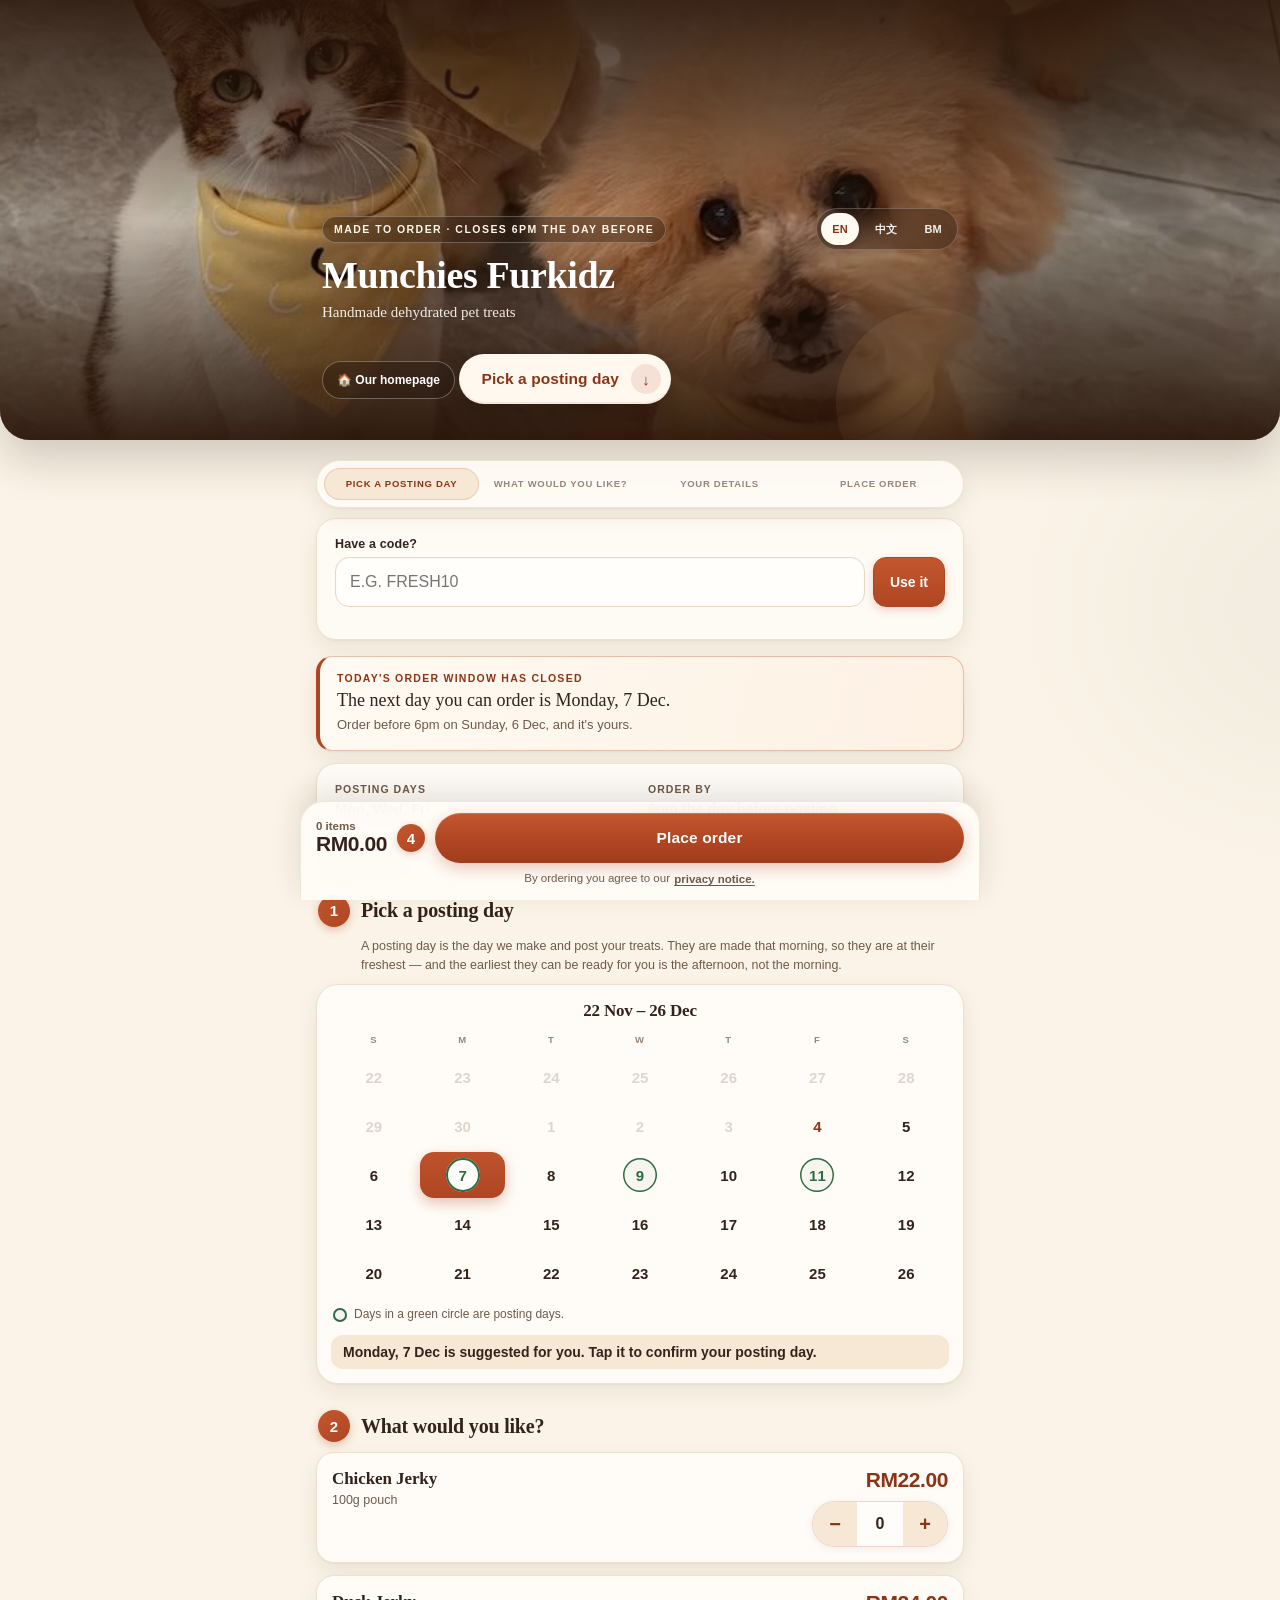
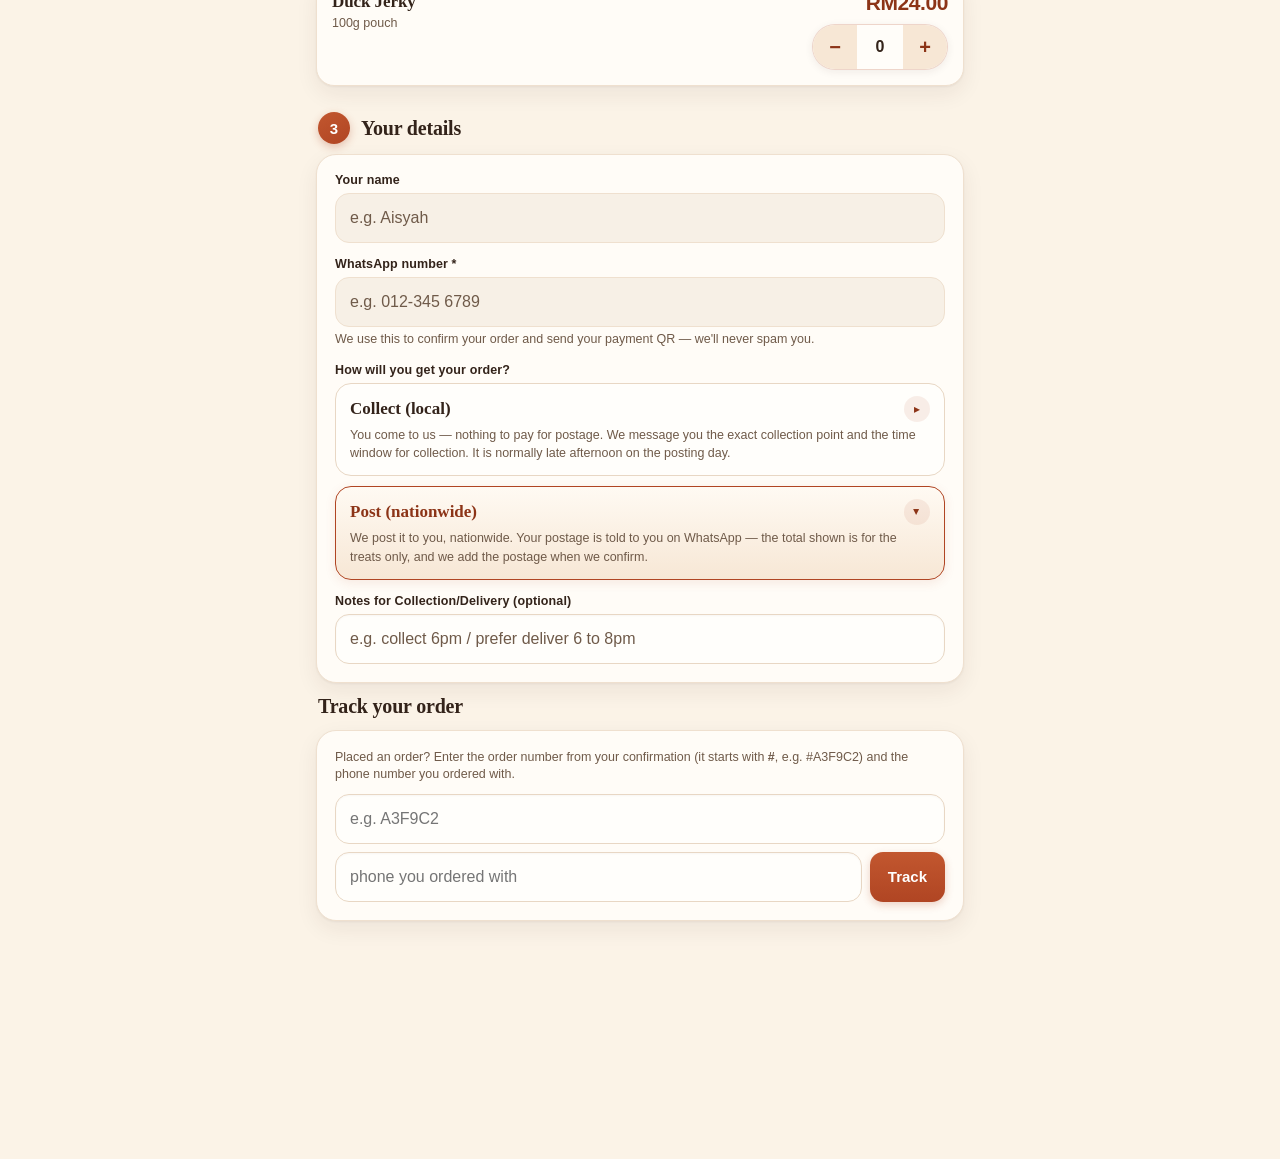
<file: store2/index.html>
<!DOCTYPE html>
<html lang="en">
<head>
  <meta charset="UTF-8">
  <meta name="viewport" content="width=device-width, initial-scale=1, viewport-fit=cover">
  <meta name="theme-color" content="#b04523">
  <meta name="apple-mobile-web-app-capable" content="yes">

  <meta name="robots" content="noindex, follow">
  <title>Order · Munchies Furkidz</title>

  <link rel="preload" as="font" type="font/woff2" crossorigin
        href="../store/fonts/ShantellSans-Regular-latin.woff2">
  <link rel="stylesheet" href="../store/app.css">
  <link rel="stylesheet" href="theme.css">
  <link rel="icon" type="image/svg+xml" href="../images/favicon-cat.svg">
</head>
<body class="store2">
  <div class="build-notice" id="build-notice" hidden>
    <p class="build-say" id="build-say" data-i18n="buildStale">A newer version of this page is ready.</p>
    <p class="build-say" id="build-stuck" data-i18n="buildStuck" hidden>A newer version is ready. Close this page completely, then open it again.</p>
    <button type="button" class="build-btn" id="build-reload" data-i18n="buildReload">Reload</button>
  </div>

  <header class="hero hero-photo">
    <img class="hero-photo-img" src="../images/hero-family.jpg" alt="" width="828" height="1000"
         fetchpriority="high" decoding="async">
    <span class="hero-veil" aria-hidden="true"></span>
    <div class="hero-inner">
    <div class="hero-top">
      <p id="eyebrow" class="hero-eyebrow"></p>
      <nav id="lang-switch" class="lang-switch" aria-label="Language" data-i18n-aria="langAria">
        <button type="button" class="lang-pill" data-lang="en">EN</button>
        <button type="button" class="lang-pill" data-lang="zh">中文</button>
        <button type="button" class="lang-pill" data-lang="ms">BM</button>
      </nav>
    </div>
    <h1 id="name" class="hero-title"></h1>
    <p id="tagline" class="hero-sub"></p>

    <a id="home-link" class="hero-home" href="/" data-i18n="homeLink">🏠 Our homepage</a>

    <a class="hero-cta" href="#step1" data-i18n="sPickDay">Pick a posting day</a>
    </div>
  </header>

  <main class="view">

    <nav id="stepbar" class="stepbar" aria-hidden="true"></nav>

    <div id="promo-today" class="promo-today" hidden>

      <div id="promo-rotor" class="promo-rotor"></div>
      <div id="promo-dots" class="promo-dots"></div>
    </div>

    <div id="referral-banner" class="referral-banner" hidden data-i18n="referral">
      🎁 You were referred — you have a welcome discount on your first order
    </div>

    <div class="card promo-box">
      <div class="field">
        <label for="promo-input" data-i18n="promoLabel">Have a code?</label>
        <div class="promo-row">
          <input id="promo-input" class="input" type="text" autocapitalize="characters"
                 autocomplete="off" autocorrect="off" spellcheck="false"
                 data-i18n-ph="promoPh" placeholder="e.g. FRESH10">
          <button id="promo-apply" class="promo-apply" type="button" data-i18n="promoApply">Use it</button>
        </div>
        <p id="promo-say" class="card-sub promo-say" role="status" hidden></p>
        <button id="promo-clear" class="promo-clear" type="button" hidden data-i18n="promoRemove">Remove the code</button>
      </div>
    </div>

    <div id="day-answer" class="answer">
      <p class="answer-kicker" id="answer-kicker"></p>
      <p class="answer-big" id="answer-big"></p>
      <p class="answer-sub" id="answer-sub"></p>
    </div>

    <section class="card info">
      <p class="info-row"><strong data-i18n="deliveryDays">Posting days</strong>: <span id="delivery-days" class="info-val"></span></p>
      <p class="info-row"><strong data-i18n="orderBy">Order by</strong>: <span id="cutoff" class="info-val"></span></p>
    </section>

    <p class="facts-line"><button id="facts-open" class="privacy-link" type="button" aria-expanded="false"
        aria-controls="facts-sheet" data-i18n="factsLink">Good to know</button></p>
    <div class="facts-sheet" id="facts-sheet" hidden>
      <p class="privacy-sheet-head" data-i18n="factsHead">Before you order</p>

      <ul class="privacy-sheet-list" id="facts-list"></ul>
    </div>
    <p class="steps-lede" id="steps-lede"></p>

    <div class="step-head" id="step1"><span class="step-num">1</span>
      <h2 class="section" data-i18n="sPickDay">Pick a posting day</h2></div>
    <p class="bake-day-what" data-i18n="bakeDayWhat">A posting day is the day we make and post your treats. They are made that morning, so they are at their freshest — and the earliest they can be ready for you is the afternoon, not the morning.</p>
    <div id="dates"></div>

    <p class="step-note" id="step-note" role="status" hidden></p>

    <div id="again-slot"></div>
    <div class="step-head" id="step2"><span class="step-num">2</span>
      <h2 class="section" data-i18n="sWhat">What would you like?</h2></div>
    <div id="menu-note" class="menu-note" role="status" hidden></div>
    <div id="menu" class="menu"></div>

    <div class="step-head" id="step3"><span class="step-num">3</span>
      <h2 class="section" data-i18n="sYourDetails">Your details</h2></div>
    <div class="card">
      <div class="field">
        <label for="name-input" data-i18n="yourName">Your name</label>
        <input id="name-input" class="input" type="text" data-i18n-ph="namePh" placeholder="e.g. Aisyah" autocomplete="name">
      </div>
      <div class="field">
        <label for="whatsapp-input"><span data-i18n="whatsappNo">WhatsApp number</span> <em class="req">*</em></label>
        <input id="whatsapp-input" class="input" type="tel" inputmode="tel" data-i18n-ph="whatsPh" placeholder="e.g. 012-345 6789" autocomplete="tel" required>
        <p class="card-sub" style="margin:4px 0 0" data-i18n="waSub">We use this to confirm your order and send your payment QR — we'll never spam you.</p>
      </div>

      <div class="field">

        <span class="field-label" id="fulfil-label" data-i18n="howGet">How will you get your order?</span>

        <p class="seg-prompt" id="fulfil-pick" data-i18n="fulfilPick">Tap to choose one.</p>
        <div class="seg" id="fulfillment" role="group" aria-labelledby="fulfil-label">
          <div class="seg-opt" data-opt="collect">
            <button type="button" class="seg-btn" data-fulfillment="collect">
              <span class="seg-head-row">
                <span class="seg-name" data-i18n="selfCollect">Collect (local)</span>

                <span class="seg-caret" id="collect-caret">▸</span>
              </span>
              <span class="seg-sub" data-i18n="selfCollectSub">You come to us — nothing to pay for postage. We message you the exact collection point and the time window for collection. It is normally late afternoon on the posting day.</span>
            </button>

            <p class="point-pick" id="point-pick" data-i18n="pointPick" hidden>Tap to choose which collection point you want to collect your orders from.</p>
            <div class="point-list" id="point-list" hidden></div>
          </div>
          <div class="seg-opt active" data-opt="courier">
            <button type="button" class="seg-btn" data-fulfillment="courier">
              <span class="seg-head-row">
                <span class="seg-name" data-i18n="courier">Post (nationwide)</span>
                <span class="seg-caret" id="courier-caret">▸</span>
              </span>
              <span class="seg-sub" data-i18n="courierSub">We post it to you, nationwide. Your postage is told to you on WhatsApp — the total shown is for the treats only, and we add the postage when we confirm.</span>
            </button>
            <div class="field addr-body" id="address-field" hidden>
              <label for="address-input" data-i18n="addressLabel">Postal address</label>
              <input id="address-input" class="input" type="text" data-i18n-ph="addressPh" placeholder="Full address — street, area, town &amp; postcode" autocomplete="street-address">

              <div class="addr-list" id="addr-list" hidden></div>

              <p class="card-sub pin-ask" id="pin-ask">
                <span data-i18n="pinHintShort">Door hard to find?</span>
                <button type="button" id="pin-map" class="pin-link" data-i18n="pinOnMap">Pin on the map</button>
              </p>
              <p class="card-sub pin-status" id="pin-status" hidden></p>
              <div class="pin-box" id="pin-box" hidden>
                <p class="card-sub pin-note" id="pin-loading" data-i18n="pinLoading">Loading the map…</p>
                <p class="card-sub pin-note" id="pin-tap" data-i18n="pinTapFirst" hidden>Tap the map once to drop the pin — then drag it to the exact door.</p>
                <div class="pin-hold" id="pin-hold"></div>

                <p class="card-sub pin-note pin-why" data-i18n="pinHint">Skip this and the driver goes to the address you typed — that is fine for most houses. Pin it only if the address alone will not find your door: a condo block, a guard house. Either way, put the block and unit number in the address above.</p>
                <div class="pin-actions">
                  <button type="button" id="pin-keep" class="track-btn" data-i18n="pinKeep">Keep this spot</button>
                  <button type="button" id="pin-cancel" class="pin-btn" data-i18n="pinCancel">Cancel</button>
                </div>
              </div>
            </div>
          </div>
        </div>
      </div>

      <div class="field" style="margin-bottom:0">
        <label for="note-input" data-i18n="noteLabel">Notes for Collection/Delivery (optional)</label>
        <input id="note-input" class="input note-input" type="text" data-i18n-ph="notePh" placeholder="e.g. collect 6pm / prefer deliver 6 to 8pm" autocomplete="off">
      </div>

    </div>

    <section id="track-section">
      <h2 class="section" data-i18n="sTrack">Track your order</h2>
      <div class="card">
        <p class="card-sub" style="margin:0 0 10px" data-i18n-html="trackHint">
          Placed an order? Enter the order number from your confirmation (it starts with <strong>#</strong>, e.g. #A3F9C2).
        </p>
        <div class="track-row">

          <input id="track-input" class="input" type="text" data-i18n-ph="trackPh" placeholder="e.g. A3F9C2" autocomplete="off" autocapitalize="characters" data-i18n-aria="trackNoLabel" aria-label="Order number">
        </div>

        <div class="track-row track-row-phone">
          <input id="track-phone" class="input" type="tel" inputmode="tel" data-i18n-ph="trackPhonePh" placeholder="phone you ordered with" autocomplete="tel" data-i18n-aria="trackPhoneLabel" aria-label="Phone you ordered with">
          <button id="track-btn" class="track-btn" data-i18n="trackBtn">Track</button>
        </div>
        <div id="track-result" class="track-result" role="status" hidden></div>
      </div>
    </section>

    <section id="policy-box" hidden>
      <h2 class="section" data-i18n="sPolicies">Policies</h2>
      <div class="card">
        <p id="policy-text" class="policy-text"></p>
      </div>
    </section>

    <div id="confirm-msg" class="confirm-msg" role="status" hidden></div>
    <div id="social" class="social"></div>
    <div id="dev-foot" class="dev-foot" hidden></div>
    <div id="fb-foot" class="fb-foot" hidden></div>
  </main>

  <div class="bar-spacer" id="bar-spacer"></div>
  <div class="order-bar">

    <p class="promo-bar" id="promo-bar" hidden></p>
    <div class="order-bar-row">
      <div class="order-summary">
        <span id="bar-count" class="bar-count">0 items</span>
        <span id="bar-total" class="bar-total">RM0.00</span>
      </div>

      <span class="bar-step" id="bar-step" aria-hidden="true">4</span>
      <button id="order-btn" class="btn primary" disabled>Place order</button>
    </div>

    <div class="order-notice-wrap" id="privacy-zone">

      <p class="order-notice"><span data-i18n="privacyLine">By ordering you agree to our</span> <button id="privacy-open" class="privacy-link" type="button" aria-expanded="false" aria-controls="privacy-sheet" data-i18n="privacyLink">privacy notice.</button></p>
    </div>

    <div class="privacy-sheet" id="privacy-sheet" hidden>
      <p class="privacy-sheet-head" data-i18n="privacyHead">How we use your details</p>
      <ul class="privacy-sheet-list">
        <li data-i18n="privacyWhat">We use your data only to make your order, get it to you, and talk to you about it. To post it we also need your address and the pin on your door.</li>
        <li data-i18n="privacyWho">To post your order to you, the postal service is given your name, number and address. Your confirmation reaches you on WhatsApp, and an alert carrying your order pings our phone. Nobody else sees your details, and we never sell them.</li>
        <li data-i18n="privacyKeep">Your details stay with your order in our order book, on a secure cloud service and on our own phones behind a PIN. We keep the sales record for seven years, as the tax office asks — but your name, number and address are not part of that record, so ask us any time and we will delete them.</li>
        <li><span data-i18n="privacyContact">Ask us any time to see, correct or delete what we hold — WhatsApp</span> <a id="privacy-wa" class="privacy-wa" href="" hidden></a></li>
      </ul>
      <p class="privacy-sheet-fine" data-i18n="privacyDate">Under Malaysia's Personal Data Protection Act 2010 (Act 709). Last reviewed: 7 October 2026.</p>
    </div>
  </div>

  <div class="ask-scrim" id="ask-scrim" hidden>
    <div class="ask-card" role="dialog" aria-modal="true" aria-labelledby="ask-title">
      <p class="confirm-title" id="ask-title"></p>
      <p class="confirm-body" id="ask-body"></p>
      <div class="ask-actions">
        <button type="button" class="ask-quiet" id="ask-keep"></button>
        <button type="button" class="ask-go" id="ask-change"></button>
      </div>
    </div>
  </div>

  <script type="module" src="app.js"></script>
</body>
</html>
</file>
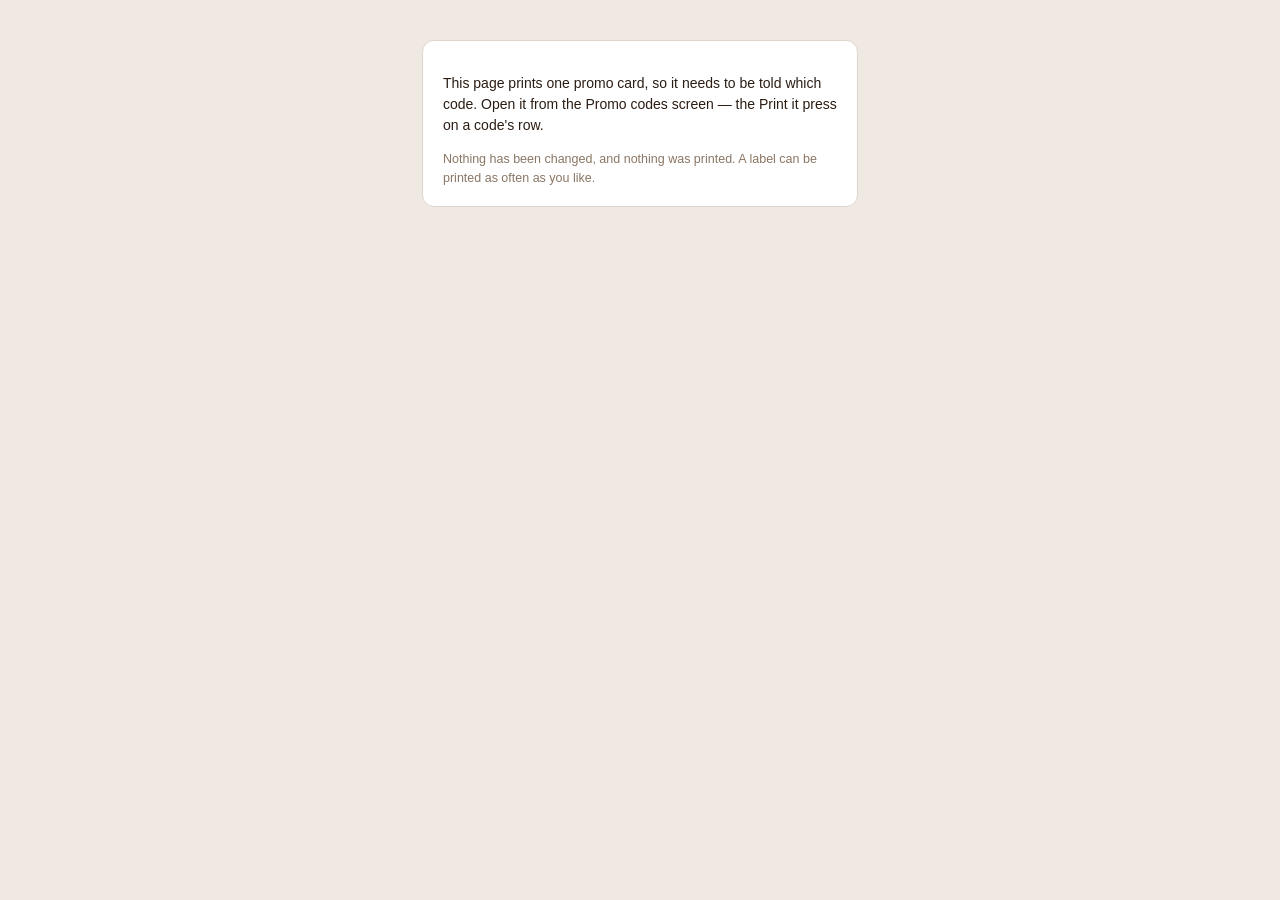
<file: admin/promo-card.html>
<!DOCTYPE html>
<html lang="en">
<head>
<meta charset="UTF-8">
<meta name="viewport" content="width=device-width, initial-scale=1">
<meta name="robots" content="noindex">
<title>Promo card · Munchies Furkidz</title>
<style>
:root{--ink:#2b1d14;--terra:#7c3a2d;--muted:#8a7664;--rule:#ded6cd;}
*{box-sizing:border-box}
body{margin:0;background:#efe9e2;color:var(--ink);
  font-family:-apple-system,BlinkMacSystemFont,"Segoe UI",Roboto,Helvetica,Arial,sans-serif;}

/* The bar on screen only. A card is a printed object; nothing here belongs on
   the paper, so every pixel of it is no-print. */
.bar{display:flex;flex-wrap:wrap;gap:12px;align-items:center;padding:12px 16px;
  background:#fff;border-bottom:1px solid var(--rule)}
.bar .btn{font:600 14px/1 inherit;padding:11px 18px;border-radius:10px;border:1px solid var(--terra);
  background:var(--terra);color:#fff;cursor:pointer}
.bar .hint{margin:0;font-size:12.5px;color:var(--muted);max-width:44ch}
/* Nothing to print, so nothing to press. Needed as a rule of its own because the
   bar is display:flex, which outranks the browser's own [hidden] style. */
.bar.is-off{display:none}

/* FOUR A6 CARDS ON ONE A4 SHEET. Two columns of 105mm is exactly 210mm and two
   rows of 148mm is 296mm of 297mm — the whole page, four identical cards to one
   press. 1fr rows inside a fixed-height sheet rather than fixed heights, so a
   rounding error can never spill a blank second sheet. */
#card{padding:16px 16px 28px;overflow-x:auto}
.sheet{width:210mm;height:297mm;margin:0 auto;background:#fff;overflow:hidden;
  display:grid;grid-template-columns:repeat(2,1fr);grid-template-rows:repeat(2,1fr);
  box-shadow:0 1px 8px rgba(43,29,20,.18)}
.card6{border:1px dashed #d9d1c7;padding:8mm 7.5mm;overflow:hidden;
  display:flex;flex-direction:column;align-items:center;justify-content:space-between;text-align:center}

.c-brand{margin:0;font-size:12pt;font-weight:700;letter-spacing:.14em;text-transform:uppercase;color:var(--terra)}
.c-tag{margin:1mm 0 0;font-size:7.5pt;color:var(--muted)}
.c-mid{display:flex;flex-direction:column;gap:1.6mm;align-items:center}
.c-offer{margin:0;font-size:17pt;font-weight:700;line-height:1.12}
.c-min{margin:0;font-size:9pt;color:var(--muted)}
.c-say{margin:0;font-size:8pt;font-style:italic;color:var(--terra);max-width:64mm}
.c-rules{margin:0;font-size:7.5pt;color:var(--muted)}
.c-code{font-family:ui-monospace,SFMono-Regular,Menlo,Consolas,monospace;
  font-size:23pt;font-weight:700;letter-spacing:.18em;padding-left:.18em;color:var(--ink)}
.c-qr{width:34mm;height:34mm}
.c-qr svg{display:block;width:100%;height:100%}
.c-where{margin:0;font-size:7pt;color:var(--muted);max-width:60mm}

.notice{max-width:56ch;margin:24px auto;padding:18px 20px;background:#fff;border-radius:12px;
  border:1px solid var(--rule);font-size:14px;line-height:1.5}
.notice .hint{margin:10px 0 0;font-size:12.5px;color:var(--muted)}

@page{size:A4;margin:0}
@media print{
  body{background:#fff}
  .no-print{display:none!important}
  #card{padding:0;overflow:visible}
  .sheet{box-shadow:none;margin:0}
  .card6{border-color:#e8e2da}
  .c-qr svg{shape-rendering:crispEdges}
}
</style>
</head>
<body>
  <div class="bar no-print">
    <button id="print-btn" class="btn" type="button">Print this card</button>
    <p class="hint">
      Four cards to a sheet of A4 — cut along the hairlines. Best printed from a
      computer. Print as many as you like, whenever you like: nothing is fixed by
      printing, and the offer stays editable. This page only draws what the code
      says now.
    </p>
  </div>
  <main id="card"></main>

  <script type="module">
    import { boot } from "./js/promo-card.js";
    boot();
  </script>
</body>
</html>
</file>
<file: store/app.css>
:root {
  --bg: #fbf4ea;
  --surface: #fffdf9;
  --ink: #3b2a1f;
  /* ★ v313 — the same move as the backoffice: this is the shop's quiet line (a
     product's second line, a collection Point's address, money labels), and she
     reads it on a phone in daylight more than anything else in the app.
     ⚠️ IT IS THE SAME VALUE AS THE BACKOFFICE'S TOKEN, and it is the same value
     for the same reason: set by the WORST background it lands on, not the nicest.
     The two files define their own tokens, so moving one does not move the
     other — change them together or the two screens disagree about one word. */
  --muted: #7b6552;
  --line: #f0e2d2;
  /* ⚠️⚠️ ONE STEP DEEPER (v583): #c4552f carried white at **4.48:1**, a hair under the 4.5 floor — ⚠️ **every
     solid terracotta control (track, apply, step numbers, the product stamp) was just under it.** ⭐ #c1502b
     measures **4.72:1** and is the same hue. */
  --brown: #c1502b;
  --brown-dark: #a84322;
  /* ★★ THE SHOP'S DELIVERY GREEN (v510) — **the backoffice's own `--green`, written out here**, for the
     same reason `--muted`, `--red` and `--amber` are: the two files define their own tokens, so moving
     one does not move the other.
     ⚠️⚠️ AND UNTIL v510 THIS TOKEN DID NOT EXIST AT ALL. The shop's calendar asked for
     `var(--green, #6b8f4e)` — **a token this file never defined** — so it quietly took the FALLBACK,
     and the two calendars drew **two different greens** while the comment under the grid said they were
     the same one. ⚠️ **A fallback is not a declaration, and nothing compared them**: a test that reads
     declarations sees `var(--green, …)` in both files and agrees.
     ⚠️⚠️ AND THE FALLBACK WAS UNDER THE FLOOR: **#6b8f4e is 3.65:1** on `--surface` — ⭐ **so the day
     number of every bake day the customer could choose was below the 4.5:1 body floor**, at 15px bold,
     on a phone in Penang daylight. ⭐ `--green` is **5.47:1** there and **5.09:1** on `--bg`, and the
     ring clears the 3:1 UI-edge floor either way.
     ⭐ Her ask is what found it: __"i want it to be oversize like the one at app orders"__ — ⭐ **putting
     the shop's calendar beside the app's is what made "the same green" worth measuring at all.** */
  --green: #3b7449;
  /* ★★ THE SHOP'S ONE RED (v426). Her words: __"can you flash the only available on friday in red
     color?"__
     ⚠️⚠️ THE SHOP HAD NO RED AT ALL BEFORE THIS, and that is why it needs its own token rather than a
     borrowed colour: **the whole page is terracotta** (`--brown` #c4552f, `--brown-dark` #a84322), so a
     "red" that is really a warmer terracotta would flash and read as the brand colour arriving — the
     opposite of standing out. ⭐ This is a genuinely redder red at the same weight as the rest.
     ⚠️ AND IT CLEARS THE APP'S OWN BAR: **5.35:1** on the card, over the 4.5 every accent here is held
     to (v369) — a flash nobody can read is not a warning. */
  --red: #c0392b;
  /* ★★ AND THE SHOP'S OWN AMBER, TAKEN FROM THE BACKOFFICE'S "A NEWER VERSION" STRIP (v501).
     ⚠️⚠️ Her words: __"it is rather small. it should be a strip like what is having in the backoffice"__ —
     ⭐ **"like the backoffice" means the PATTERN, not an approximation of it:** the amber pair, a full-width
     strip, and a real press. ⚠️ **The two files define their own tokens — moving one does not move the
     other — which is the same reason `--muted` is written out here at the admin's value.** Change them
     together or the two screens disagree about one colour.
     ⚠️ MEASURED: `--amber` (#975a13) on `--amber-bg` (#fdf1dc) is **4.96:1** — over the 4.5 every word of
     this page is held to. */
  --amber: #975a13;
  --amber-bg: #fdf1dc;
  /* ★★ HOW THE RED WARNING FLASHES, IN ONE PLACE (v427). Her words: __"can you flash the red twice or
     trice"__.
     ⚠️⚠️ THESE TWO AND THE TIMER IN `flashRow` ARE ONE FACT, SPLIT ACROSS TWO FILES. The mark comes
     off on a TIMER — not on the animation's end event, because `animation: none` (which is what a
     reduced-motion reader gets) never fires one — so **a flash longer than the timer would be cut off
     mid-blink.** ⭐ `flashRow` READS THESE TWO rather than carrying a number of its own, so the
     flashing and the moment it stops cannot drift apart. ⚠️ Three blinks used to be impossible to ask
     for: the timer said 1200 and a three-blink flash is 1500. */
  /* ⚠️⚠️ AND THESE TWO ARE THE ONLY THINGS TO CHANGE WHEN THE FLASH FEELS WRONG. Her words, twice:
     __"the red is too short time"__ and then, after the first longer setting, __"still too short"__.
     ⭐ At 500ms the red was on for only **215ms** of each blink; at 900ms it was ~590ms — **and she
     said still too short, so the eye wants more than half a second to take a line in and use it.**
     ⚠️ It is **1125ms of red per blink now, five times the original.**
     ⭐ **The timer follows, because `flashRow` reads these** — a one-line change, nothing to drift. */
  /* ⚠️⚠️ AND THIS IS HER OWN CYCLE, WRITTEN OUT: **1500ms = 1000ms of red + 500ms of pale**, which is
     __"on 1sec, off 0.5sec"__ to the millisecond. Her words, three times over: __"the red is too short
     time"__, __"still too short"__, and then the number itself. */
  --flash-blink: 1500ms;  /* how long ONE red blink lasts: 1s on + 0.5s off */
  --flash-blinks: 3;      /* how many of them there are */
  --brown-soft: #fbe7dc;
  /* ⚠️⚠️ BOTH OF THESE WERE READ BY THIS FILE WITHOUT EVER BEING DECLARED IN IT — found by the
     v369 sync, which is the first time anyone measured the SHOP's colours rather than the
     backoffice's. Neither token existed here, and the two failed differently:

       · --amber was read with NO fallback, so the rule was simply INVALID and the words took
         whatever colour they inherited. The tracked order's current step and its skipped-step
         cross are the two places — both of them things a customer reads while waiting.
       · --green was read with a fallback (a hard-coded second argument), so it LOOKED deliberate —
         and the fallback is the one colour under the project's own floor: a day that still has
         room is drawn at 3.65:1 on this page. A fallback is not a defence; it only hides that
         nobody chose the value here.

     Both now hold the SAME value the backoffice uses, so one word cannot be two colours. The
     green is a shade darker than the old fallback on purpose — it is the project's own green,
     and it is the one that clears the floor. */
  --amber: #975a13;
  --green: #3b7449;
  --shadow: 0 2px 12px rgba(120, 66, 32, .08);
  --shadow-lg: 0 12px 30px rgba(120, 66, 32, .18);
  --radius: 16px;
  --serif: "Iowan Old Style", "Palatino Linotype", Georgia, "Times New Roman", serif;
  --sans: -apple-system, BlinkMacSystemFont, "Segoe UI", Roboto, Helvetica, Arial, sans-serif;
  --hand: "Shantell Sans", -apple-system, BlinkMacSystemFont, "Segoe UI", Roboto, Helvetica, Arial, sans-serif;
}

/* The chalk hand for the bakery's own sentence in the shelf strip (v274). It is
   a Latin face - it carries no Chinese characters at all - so a sentence written
   in Chinese falls through to the system font, character by character, exactly
   as it looked before this file existed. That is the honest limit, not a fault.

   Shipped from our own folder rather than fetched from a font service, so the
   shop has no third-party request and the letters are the same on every phone.
   The file is the Latin subset of Shantell Sans Regular, kerning intact; the
   licence (OFL) sits beside it in fonts/OFL.txt. `swap` shows the system face
   first and swaps in the hand when it arrives, so a slow download never blanks
   the line. */
@font-face {
  font-family: "Shantell Sans";
  src: url("fonts/ShantellSans-Regular-latin.woff2") format("woff2");
  font-weight: 400;
  font-style: normal;
  font-display: swap;
}

* { box-sizing: border-box; }

html, body {
  margin: 0;
  padding: 0;
  background: var(--bg);
  color: var(--ink);
  font-family: var(--sans);
  -webkit-text-size-adjust: 100%;
}

/* ---------- Relaunch banner (top of page) ---------- */
.store-banner {
  width: 100%;
  overflow: hidden;
  background: var(--surface);
}
.store-banner img {
  display: block;
  width: 100%;
  height: auto;
}

/* ---------- Hero banner ---------- */
/* ★★ THE PHOTO HERO (v631_2) — one picture, one line, one press, adapted from the reference study.
   ⚠️ Everything below it is the shop as it already was: the same ids, the same language pills, the same
   "Our homepage" way back, so the wiring and the three languages are untouched.
   ⚠️ The veil is load-bearing: white type over a photograph cannot be measured against a fixed colour, so the
   gradient is what makes it hold at 4.5:1 over both a bright crumb and a dark tray. */
.hero.hero-photo {
  position: relative;
  overflow: hidden;
  padding: 0;
  background: #7a3a1e;
  min-height: 300px;
  display: flex;
  align-items: flex-end;
}
.hero.hero-photo .hero-photo-img {
  position: absolute;
  inset: 0;
  width: 100%;
  height: 100%;
  object-fit: cover;
  object-position: center 60%;
}
.hero.hero-photo .hero-veil {
  position: absolute;
  inset: 0;
  background:
    linear-gradient(180deg, rgba(38, 18, 8, .62) 0%, rgba(38, 18, 8, .18) 42%, rgba(38, 18, 8, .82) 100%);
}
/* ⚠️ ON A WIDE SCREEN THE HERO'S WORDS LINE UP WITH THE PAGE'S OWN COLUMN (540px), not the far-left edge —
   a full-bleed photo with its text in the corner reads as two unrelated things. */
.hero.hero-photo .hero-inner {
  position: relative;
  width: 100%;
  max-width: 540px;
  margin: 0 auto;
  padding: calc(18px + env(safe-area-inset-top)) 20px 22px;
}
.hero.hero-photo .hero-title {
  font-family: var(--serif);
  font-size: 38px;
  line-height: 1.05;
  letter-spacing: -.01em;
  margin: 6px 0 6px;
  text-wrap: balance;
}
.hero.hero-photo .hero-sub { font-family: var(--serif); font-size: 15px; margin: 0 0 14px; }
/* ⭐ THE ONE PRESS: a cream pill against the photograph, 48px tall for a thumb, and the same words as step 1
   so the press and the thing it goes to are named alike. */
.hero-cta {
  display: inline-flex;
  align-items: center;
  gap: 8px;
  min-height: 48px;
  padding: 0 22px;
  border-radius: 999px;
  background: var(--bg);
  color: var(--ink);
  font-family: var(--sans);
  font-size: 15px;
  font-weight: 700;
  text-decoration: none;
  box-shadow: 0 6px 18px rgba(30, 14, 6, .28);
}
.hero-cta::after { content: "↓"; font-size: 15px; }
.hero-cta:focus-visible { outline: 3px solid #fff; outline-offset: 3px; }
@media (prefers-reduced-motion: no-preference) {
  html { scroll-behavior: smooth; }
}

.hero {
  color: #fff;
  padding: 26px 20px calc(20px + env(safe-area-inset-top));
  padding-top: calc(26px + env(safe-area-inset-top));
  /* ★★★ WHITE TEXT ON THIS BANNER NOW MEASURES 4.6:1 OR MORE (v565).
     ⚠️⚠️ MEASURED BEFORE THE FIX, over the gradient AND its highlight: the eyebrow was **3.75:1**, the
     tagline **3.62:1**, and the "Our homepage" pill **3.58:1 at its darkest and 2.10:1 at the light end** —
     all under the 4.5:1 a small white line needs. ⭐ Three measured pairs do the work, and no new colour
     enters the palette: the same hues, one step deeper; the highlight at a quarter of its strength; and
     the frosted pills turned dark instead of light. ⭐ **Measured after: 4.61:1 at the worst point of the
     gradient, 6.3:1 on the pills.** ⚠️ The highlight had to shrink because it lands exactly where the
     language pills and the eyebrow sit — a 40% cream wash over terracotta cannot carry white text. */
  background:
    radial-gradient(120% 150% at 90% -10%, rgba(255, 220, 160, .10), transparent 60%),
    linear-gradient(130deg, #b04c2a, #a4551d 55%, #8d601b);
  box-shadow: var(--shadow-lg);
}
.hero-eyebrow {
  margin: 0 0 6px;
  font-size: 12px;
  font-weight: 700;
  letter-spacing: .6px;
  text-transform: uppercase;
  /* ⚠️ NO TRANSPARENCY ON TEXT OVER A GRADIENT (v565) — .9 white measured 4.29:1 against the worst stop. */
  opacity: 1;
}

/* EN / 中文 / BM switch sits on the hero's top row, right of the eyebrow. */
.hero-top {
  display: flex;
  align-items: flex-start;
  justify-content: space-between;
  gap: 10px;
}
.hero-top .hero-eyebrow { min-width: 0; }
.lang-switch {
  display: flex;
  gap: 4px;
  flex: 0 0 auto;
  margin: -3px -2px 0 0;
}
.lang-pill {
  appearance: none;
  border: 1px solid rgba(255, 255, 255, .45);
  /* ⚠️ A WHITE WASH UNDER WHITE TEXT LOWERS THE CONTRAST (v565): 14% white measured 3.6:1. A dark wash
     measures 6.3:1. Same pill, same border, inverted fill. */
  background: rgba(0, 0, 0, .18);
  color: #fff;
  font: inherit;
  font-size: 11px;
  /* ⚠️ AND A PILL IS A TAP TARGET: it measured about 23px tall, and 36px is this app's own floor. */
  min-height: 36px;
  display: inline-flex;
  align-items: center;
  font-weight: 700;
  padding: 4px 10px;
  border-radius: 999px;
  cursor: pointer;
  -webkit-tap-highlight-color: transparent;
}
.lang-pill.is-on {
  background: #fff;
  border-color: #fff;
  color: var(--brown-dark);
}
.lang-pill:not(.is-on):active { background: rgba(0, 0, 0, .34); }
.hero-title {
  margin: 0 0 6px;
  font-family: var(--serif);
  font-size: 28px;
  line-height: 1.15;
}
.hero-sub { margin: 0; font-size: 14px; opacity: 1; }

/* The way back to the brand page. Its own line under the tagline, so it belongs
   to the banner and never competes with the language pills on the top row —
   that row's eyebrow already wraps to two lines on a phone. Same pill shape as
   those pills, and a full 36px tall so it is a real tap target. */
.hero-home {
  display: inline-flex;
  align-items: center;
  min-height: 36px;
  margin-top: 12px;
  padding: 6px 14px;
  border: 1px solid rgba(255, 255, 255, .45);
  border-radius: 999px;
  background: rgba(0, 0, 0, .18);
  color: #fff;
  font-size: 12px;
  font-weight: 700;
  text-decoration: none;
  -webkit-tap-highlight-color: transparent;
}
.hero-home:active { background: rgba(0, 0, 0, .34); }

/* ★★ THE FOUR STEPS AS A BAR (v633_2) — the reference study's pattern, in her own type: a hairline over four
   words, the step they are on in terracotta, the ones behind them in the delivery green. ⚠️ A label is allowed
   to wrap to two lines rather than be cut: 中文 and Bahasa Malaysia are longer than the English, and an
   ellipsised step name is a step name a customer cannot read. */
.stepbar {
  display: flex;
  gap: 6px;
  max-width: 540px;
  margin: 0 auto;
  padding: 0 20px;
}
.stepbar-item {
  flex: 1 1 0;
  min-width: 0;
  border-top: 3px solid #e7d8c8;
  padding: 7px 2px 0;
  font-family: var(--sans);
  font-size: 9px;
  font-weight: 800;
  letter-spacing: .06em;
  line-height: 1.2;
  min-height: 32px;
  text-transform: uppercase;
  color: #a5947f;
  overflow-wrap: anywhere;
}
.stepbar-item.on { color: var(--brown-dark); border-top-color: var(--brown); }
.stepbar-item.done { color: var(--green); border-top-color: var(--green); }
/* ⚠️ The sentence the bar replaces — "You'll do the 4 steps, ordering 1, 2, 3, 4…" — is still in the
   dictionary for /store/, which keeps it. On the second gateway the bar says the same thing in less room. */
.steps-lede { display: none; }

/* ---------- Layout ---------- */
.view {
  max-width: 540px;
  margin: 0 auto;
  /* ⚠️⚠️ AND THE UPDATE STRIP'S ROOM IS RESERVED HERE, WHICH IS WHAT MAKES THE BOTTOM POSITION WORK (v504).
     ⭐ Her instruction: __"i want it to be consistant with the app"__ — and the app's strip is pinned above
     its tab bar **and the screens reserve room for it**, so a control can always be brought clear.
     ⚠️ **`--strip-h` is the strip's own measured height, and it is 0 while the strip is hidden** — so a shop
     with no notice is exactly the height it always was, and nothing moves when the notice is not there.
     ⭐ Growing the page's foot never scrolls or shifts what the customer is reading: it only adds room
     BELOW the content, which is precisely the room they scroll into. */
  padding: 14px 14px calc(var(--bar-h, 92px) + var(--strip-h, 0px) + 20px);
}
.section {
  font-family: var(--serif);
  font-size: 18px;
  color: var(--ink);
  margin: 20px 2px 10px;
}
.section:first-child { margin-top: 6px; }
.muted { color: var(--muted); }

/* ---------- Info card ---------- */
.card {
  background: var(--surface);
  border: 1px solid var(--line);
  border-radius: var(--radius);
  padding: 15px;
  margin-bottom: 12px;
  box-shadow: var(--shadow);
}
.info { padding: 12px 15px; }
/* ★★ ONE LINE, ONE SENTENCE (v433). Her words: __"customer might confused that it is 2 group of
   word, one left one right"__ — ⚠️ AND SHE WAS RIGHT: this was `display: flex;
   justify-content: space-between`, which pinned the word to the left edge and its answer to the
   right edge with **nothing joining them**. A customer reading down the left and then down the
   right gets the pairing wrong, and the card is the one place on the shop that states the two
   rules an order depends on.
   ⭐ The colon lives in the MARKUP, not in the translated string, so all three languages keep their
   own wording and none of them has to carry punctuation it never had (see store-lang.js). */
.info-row {
  margin: 4px 0;
  font-size: 14px;
}
.info-val { font-weight: 600; }

/* ---------- Delivery-day calendar ---------- */
/* The month grid the customer picks their delivery day from. A day the bakery
   delivers, with room left, is a green circle (the same green the app's own
   calendar uses for a delivery date); today breathes a soft halo; a full day is
   struck through; a standard day the bakery marked carries that mark in the
   bakery's own calendar's language — a translucent band across a run of days, a
   solid box for a single one — and its name comes out in a bubble when the day is
   tapped. */
.cal {
  background: var(--surface);
  border: 1px solid var(--line);
  border-radius: var(--radius);
  padding: 12px 10px 10px;
  box-shadow: var(--shadow);
}
/* ★★★ THE ARROWS SIT BESIDE THE DATE RANGE, NOT AT THE CARD'S EDGES (v512).
   Her words: __"the 2 arrows are too far away from centre, they should appear just beside the date
   range"__.
   ⚠️ BOTH CALENDARS USED A THREE-COLUMN GRID — `36px 1fr 36px` — which pinned one arrow to the left
   edge of the card and the other to the right, **with the date range stranded in the middle of a
   300px gap.** ⭐ It was built that way to keep the TITLE centred whether or not an arrow was drawn,
   and it does that perfectly — ⚠️ **but nobody is looking at the middle track; they are looking at the
   month, and the two controls that move it were as far from it as the card allows.**
   ⭐ A centred flex row puts the whole group together: `‹  4 Oct – 7 Nov  ›`, read as one thing.
   ⚠️ An empty slot is still a plain span (`cal-slot`, no styles, 0 wide), so at the ends of what she
   has published the group simply shifts by an arrow's width rather than leaving a hole. */
.cal-head {
  display: flex;
  align-items: center;
  justify-content: center;
  gap: 10px;
  margin: 0 0 8px;
}
.cal-title {
  font-family: var(--serif);
  font-weight: 700;
  font-size: 16px;
  color: var(--ink);
  text-align: center;
}
.cal-nav {
  appearance: none;
  border: 1px solid var(--line);
  background: var(--surface);
  color: var(--ink);
  font: inherit;
  font-size: 17px;
  line-height: 1;
  min-width: 36px;
  /* ⚠️⚠️ THE SHOP'S OWN 36px FLOOR, ON THE HEIGHT TOO (v583): these arrows were ~31px tall, ⚠️ **under the
     target size this shop sets for every other control.** */
  min-height: 36px;
  display: inline-flex;
  align-items: center;
  justify-content: center;
  padding: 6px 0;
  border-radius: 9px;
  cursor: pointer;
}
.cal-grid {
  display: grid;
  grid-template-columns: repeat(7, 1fr);
  gap: 2px;
  position: relative; /* anchor for the absolutely-placed occasion bands */
}
/* Paging moves the window one whole week, so the grid arrives the way the dates
   moved: going later the rows travel up, coming back down. The grid is rebuilt on
   every paint, so what moves is the new grid coming in rather than the old one
   sliding out — short and shallow on purpose, because the customer is reading
   dates, not watching motion. Only a tap on an arrow sets this. */
@keyframes cal-week-up { from { opacity: 0; transform: translateY(10px); } }
@keyframes cal-week-down { from { opacity: 0; transform: translateY(-10px); } }
.cal-grid[data-slide="up"] { animation: cal-week-up 180ms ease-out; }
.cal-grid[data-slide="down"] { animation: cal-week-down 180ms ease-out; }
@media (prefers-reduced-motion: reduce) {
  .cal-grid[data-slide] { animation: none; }
}
.cal-dow {
  text-align: center;
  font-size: 11px;
  font-weight: 700;
  color: var(--muted);
  padding: 2px 0 4px;
}
.cal-cell {
  position: relative;
  /* Above the occasion bands (see .occ-paper) so the numbers and the delivery ring
     stay legible on top of a mark. The cell's own background is transparent, so a
     band behind still shows through around the number. */
  z-index: 1;
  display: flex;
  align-items: center;
  justify-content: center;
  /* ★★★ THE DAY BOX IS 44px, NOT 38 (v510). ⚠️ Measured: at 38px the 32px delivery ball left **3px**
     above and below it, so the chooser's new terracotta wire frame — which is the DAY's box, like the
     app's own Orders calendar — had **1px** of clearance from the green ring and read as a second ring
     rather than as a frame with air in it. ⭐ **Her words, seeing that: __"i want it to be oversize like
     the one at app orders"__.** ⭐ 44px gives the ball 6px of margin, so the frame is a box AROUND the
     day rather than a band against it — and ⭐ **44px is also the web skill's floor for anything a thumb
     hits**, which a 38px day was quietly under. */
  min-height: 44px;
  border: 0;
  background: none;
  font: inherit;
  font-size: 15px;
  color: var(--ink);
  border-radius: 50%;
  padding: 0;
  appearance: none;
}
/* A day already gone. The window's first row is always the week just gone, so
   these are deliberately quiet: they are context for "today", not something to
   read. They stay faint but legible — a day that vanished completely would read
   as a hole in the week. */
.cal-cell.past { color: #ded6cd; }
.cal-cell.avail { font-weight: 700; }
.cal-cell.avail.tappable { cursor: pointer; -webkit-tap-highlight-color: transparent; }
.cal-cell.avail.tappable:active { background: var(--brown-soft); }
/* The number always sits on its own 32px circle; on a plain day the circle is
   invisible. It used to be drawn only for a delivery day, which is why today's
   ring hugged the bare text and read as a small box. */
.cal-num {
  position: relative;
  display: inline-flex;
  align-items: center;
  justify-content: center;
  width: 32px;
  height: 32px;
  border-radius: 50%;
}
/* A day the bakery delivers still has room: a green ring (or a solid green disc
   once chosen). The ring draws on the number, not the whole cell, so a day the
   bakery also marked keeps its band or its box around the ring. */
.cal-cell.avail .cal-num {
  box-shadow: inset 0 0 0 2px var(--green);
  color: var(--green);
}
.cal-cell.avail.tappable:active .cal-num { background: var(--brown-soft); }
/* ★★★ THE CHOSEN DAY WEARS AN OVERSIZE TERRACOTTA WIRE FRAME ROUND THE WHOLE DAY, AND THE GREEN BALL
   KEEPS ITS RING (v510).
   Her words: __"i want it to be highlighted by terracotta wire frame only, the green outlined ball dont
   have to turn solid"__ — and then, on seeing the first attempt: __"the terracotta wireframe shape i want
   it to be oversize like the one at app orders"__ / __"rounded recangular"__.
   ⚠️⚠️ BEFORE THIS the ONLY mark on a chosen day was the ball **filling in** solid green — ⭐ **so "the
   bakery bakes this day" and "this is the day I chose" were the same disc, and the customer lost the one
   that told her the day was a bake day at all.** ⭐ **Choosing a day does not un-deliver it.**
   ⭐⭐ SO THE TWO FACTS ARE TWO SHAPES, AND THEY ARE DELIBERATELY DIFFERENT SHAPES: **the ball keeps the
   green ring it wears on every delivery day (unchanged), and the whole day gets a terracotta rounded
   rectangle** — the same wire frame the app's own Orders calendar draws (v510), so "the day I chose"
   looks the same wherever she meets it.
   ⚠️⚠️ AND THE FRAME IS THE DAY'S OWN BOX, NOT A RING ROUND THE NUMBER: my first attempt put the
   terracotta on the ball, 2px out from the green — and **it read as one thicker ring rather than as one
   day being chosen.** ⭐ **A selection has to be a different SHAPE from the thing it selects, or the eye
   has nothing to compare.**
   ⚠️ MEASURED: `--brown` is **4.10:1** on `--bg` and **4.41:1** on `--surface` — clear of the 3:1 WCAG
   floor for UI edges — and the day's number keeps `--green` at **5.09:1** on `--bg`.
   ⚠️ Drawn as an INSET shadow rather than a border, so **nothing on the grid moves by 2px the moment a
   day is chosen**, and the cell's own `border-radius: 50%` is replaced by the app's rounded-rect so the
   frame is a rectangle and not an ellipse. */
.cal-cell.sel {
  background: none;
  color: var(--brown-dark);
  font-weight: 700;
  border-radius: 10px;
  box-shadow: inset 0 0 0 2px var(--brown);
}
/* ⚠️ AND THE BALL IS LEFT EXACTLY AS IT WAS on a day with no choice made: green ring, green number, no
   fill. There is deliberately no rule here — `.cal-cell.avail .cal-num` above already draws it, and a
   chosen day now wears the same ball an unchosen one does. ⭐ **The note is the point: a future reader
   asking "what happens to the ball when the day is chosen?" gets the answer in words.** */
/* Today is not a box — today breathes. The halo lives on a pseudo-element so it
   can never overwrite the number's own shadow: a box-shadow animation would erase
   the green ring on a day that is both today and a day the bakery delivers. */
.cal-cell.today:not(.sel) .cal-num::before {
  content: "";
  position: absolute;
  inset: 0;
  border-radius: 50%;
  pointer-events: none;
  animation: today-glow 2.6s ease-in-out infinite;
}
.cal-cell.today:not(.sel):not(.avail) .cal-num { color: var(--brown-dark); font-weight: 700; }
@keyframes today-glow {
  0%, 100% { box-shadow: 0 0 5px 2px rgba(196, 85, 47, .16); }
  50% { box-shadow: 0 0 11px 5px rgba(196, 85, 47, .30); }
}
@media (prefers-reduced-motion: reduce) {
  .cal-cell.today:not(.sel) .cal-num::before {
    animation: none;
    box-shadow: 0 0 8px 3px rgba(196, 85, 47, .24);
  }
}
/* A delivery day with no room left: struck through and plainly not tappable. */
.cal-cell.full .cal-num { color: #a99e91; text-decoration: line-through; }

/* ★★ A FULL DAY SAYS SO IN A WORD (v631_2). ⚠️ The strike-through alone left three states looking alike —
   open, full, and not a bake day — and a word survives a reader who cannot tell the colours apart.
   ⚠️ It sits UNDER the number so the date stays the first thing read. `--red` on the cell measures
   **5.35:1** on `--surface`, over the 4.5 this page holds every accent to. */
/* ⚠️⚠️ THE STAMP IS ABSOLUTE, AND THAT IS NOT A STYLE CHOICE — IT IS WHAT KEEPS THE WEEK A WEEK (v633_2).
   ⭐ MEASURED: drawn in the flow, a 39px stamp sat BESIDE the 32px number inside a flex cell, and the two
   columns holding a full day grew to 69px — the grid then ran 15px past a 320px screen and the page scrolled
   SIDEWAYS. ⚠️ A day cell must be the width of the week, whatever is written on it. */
.cal-stamp {
  position: absolute;
  left: 1px;
  right: 1px;
  bottom: 1px;
  margin: 0;
  transform: rotate(-6deg);
  border: 1.5px solid var(--red);
  color: var(--red);
  border-radius: 4px;
  padding: 0 2px 1px;
  font-family: var(--sans);
  font-size: 7.5px;
  font-weight: 800;
  letter-spacing: .06em;
  line-height: 1.3;
  text-align: center;
}
/* Room under the number for the stamp, and only on a day that wears one. */
.cal-cell.full { padding-bottom: 12px; }
/* A full day is a press, so it says so: it takes a pointer and answers on touch. */
.cal-cell.full.tapfull { cursor: pointer; -webkit-tap-highlight-color: transparent; }
.cal-cell.full.tapfull:active { background: var(--brown-soft); }

/* ★★ WHAT A TAPPED FULL DAY ANSWERS (v631_2). Its own card so the answer cannot be mistaken for the
   standing "sold out" line, and the press inside it is the way onwards rather than a dead end. */
.full-note {
  margin: 10px 0 0;
  border: 1px solid #f0d2c4;
  background: #fdf4ef;
  border-radius: 12px;
  padding: 12px;
}
.full-note-say { margin: 0 0 4px; font-family: var(--serif); font-size: 16px; color: var(--ink); }
.full-note-next { margin: 0 0 10px; font-size: 13.5px; line-height: 1.5; color: var(--muted); }
.full-note-go {
  display: block;
  width: 100%;
  min-height: 44px;
  border: 0;
  border-radius: 999px;
  background: var(--brown);
  color: #fff;
  font-family: var(--sans);
  font-size: 15px;
  font-weight: 700;
  cursor: pointer;
}
/* A standard day the bakery marked is drawn exactly as it is in the bakery's own
   calendar: a see-through wash in the mark's own colour, so the date number and
   the green ring stay readable on top of it. A mark running over several days is
   one rounded band across those days; a single-day mark is a box nearly the whole
   day wide, a touch narrower than a band so a longer band still shows around its
   edges. Neither is ever a dot, a bar or a ring — a ring or a filled disc is what
   "a day you can order" looks like, so the mark sits BEHIND the number and the
   delivery ring always reads first.

   The eight colours are the office's own, so a day looks the same on both sides
   of the shop. --occ-solid is the mark's own colour; the bands and the box are it
   mixed down (--occ-wash), so there are no per-colour tints to keep in step. */
.occ-red    { --occ-solid: #c04538; }
.occ-orange { --occ-solid: #d1641a; }
.occ-yellow { --occ-solid: #e0a80c; }
.occ-green  { --occ-solid: #1f7a47; }
.occ-blue   { --occ-solid: #2a63a6; }
.occ-purple { --occ-solid: #73408f; }
.occ-pink   { --occ-solid: #b23a6e; }
.occ-grey   { --occ-solid: #6b6f76; }

/* One multi-day mark = one rounded band per week row it crosses, an absolutely-
   placed grid child: grid-column/grid-row (set in JS) pick its week-row area
   without disturbing the auto-placed day cells, and it sits UNDER the day cells
   (z-index 0 against the cells' 1). The 1px side inset keeps neighbouring bands
   visually continuous while letting a single-day box on top still show around
   its edges. Bands only ever cover today and the future. */
.occ-paper {
  position: absolute;
  grid-area: var(--gr) / var(--gc1) / var(--gr) / var(--gc2);
  inset: 2px 1px;
  z-index: 0;
  pointer-events: none;
  border-radius: 9px;
  box-shadow: inset 0 0 0 1px color-mix(in srgb, var(--occ-solid, #8a7a6b) 22%, transparent);
}
/* One wash per strength: the shorter the run, the deeper the wash, so a short
   holiday still stands out inside a long school break. The band and the box both
   read their depth from here, so the two shapes cannot drift apart. */
.occ-strong { --occ-wash: 32%; }
.occ-mid    { --occ-wash: 22%; }
.occ-soft   { --occ-wash: 14%; }
.occ-paper { background: color-mix(in srgb, var(--occ-solid, #8a7a6b) var(--occ-wash, 22%), transparent); }

/* A single-day mark is that same see-through wash, drawn as a box nearly the whole
   day wide so a longer band underneath still peeks out at its sides. It is never a
   solid block, whatever the day holds: a solid block would swallow the green ring,
   and a holiday must look the same whether or not the bakery delivers that day. */
.cal-cell.sol { font-weight: 700; }
.cal-cell.sol::before {
  content: "";
  position: absolute;
  z-index: -1; /* in the cell's own stacking context → above the bands, under the number */
  left: 50%;
  top: 50%;
  width: calc(100% - 8px);
  height: 30px;
  border-radius: 9px;
  transform: translate(-50%, -50%);
  background: color-mix(in srgb, var(--occ-solid, #8a7a6b) var(--occ-wash, 32%), transparent);
}
.cal-cell.tippable { cursor: pointer; -webkit-tap-highlight-color: transparent; }
/* The marked day's name, only on request: a small bubble above the day. A tap (or a
   mouse resting on it) shows it; a tap anywhere else puts it away. It is out of flow,
   so it can never shift the grid. */
.cal-tip {
  position: absolute;
  left: 50%;
  bottom: calc(100% - 5px);
  transform: translateX(-50%);
  z-index: 3;
  pointer-events: none;
  /* ⚠️⚠️ A LONG OCCASION NAME PUSHED THE PAGE SIDEWAYS AT 375px (v583): the bubble never wrapped and was
     never clipped, ⚠️ **so its width became the page's.** ⭐ It wraps inside the screen now. */
  white-space: normal;
  width: max-content;
  max-width: min(200px, 70vw);
  overflow-wrap: anywhere;
  text-align: center;
  background: var(--ink);
  color: #fff;
  font-size: 11px;
  font-weight: 600;
  line-height: 1.2;
  padding: 4px 8px;
  border-radius: 8px;
  box-shadow: var(--shadow);
}
/* Beats the browser's own [hidden] rule; a mouse is a desktop pointer, and a tap
   goes through the handler above. */
.cal-cell:hover .cal-tip { display: block; }
/* The chosen day in words, and the one short note under the grid. */
.cal-chosen {
  margin: 10px 2px 0;
  font-size: 14px;
  font-weight: 700;
  color: var(--ink);
}
/* ★★★ WHAT THE GREEN CIRCLE MEANS (v512). Her words: __"simple note that date in green circle are bake
   dates"__.
   ⚠️⚠️ IT DRAWS THE SYMBOL RATHER THAN ONLY DESCRIBING IT — a real green ring, the same colour and the
   same 2px weight as the one on a bake day — so the sentence and the thing it explains cannot drift
   apart, which is the fault the v510 green turned out to be (a fallback nobody had compared). ⭐ **A
   legend that names a colour has to show it.**
   ⚠️ Quiet on purpose: 12px `--muted`, **MEASURED at 5.40:1 on the card** — over the 4.5 the shop is held
   to, and still plainly quieter than the line below it — because it is reference material, not a second
   answer. */
.cal-key {
  display: flex;
  align-items: center;
  gap: 7px;
  margin: 8px 2px 0;
  font-size: 12px;
  line-height: 1.4;
  color: var(--muted);
}
.cal-key-dot {
  flex: 0 0 auto;
  width: 13px;
  height: 13px;
  border-radius: 50%;
  box-shadow: inset 0 0 0 2px var(--green);
}
.cal-note {
  display: flex;
  flex-wrap: wrap;
  align-items: baseline;
  gap: 2px 10px;
  margin: 4px 2px 0;
  font-size: 12px;
  line-height: 1.4;
  color: var(--muted);
}
/* The calendar answering a tap it cannot act on: the customer tapped a day she
   does not post, so the grid says so and points them at a day she does. It sits
   under the grid in the calendar card rather than in a bubble over the day (the
   way a marked day names itself) — a bubble is a word or two wide and this is a
   whole sentence, which at the left or right edge of a phone would run off the
   screen. The warm fill is the shop answering, not another piece of the calendar,
   and the app's own calendar answers a tap the same way so both read alike. */
.cal-miss {
  margin: 8px 2px 0;
  padding: 6px 9px;
  border-radius: 8px;
  background: var(--brown-soft);
  color: var(--brown-dark);
  font-size: 12px;
  font-weight: 600;
  line-height: 1.35;
}

/* ---------- Menu ---------- */
/* The card is a ROW: the photo, when there is one, is the left column and the
   body is everything else. `align-items: stretch` is the whole point — it is
   what makes the photo take the card's full height rather than a box of its
   own (the baker asked for the fullest height the card has). A product with no
   photo is the same shape with the body as the only column. */
.menu-item {
  display: flex;
  align-items: stretch;
  gap: 12px;
}
.card-body {
  display: flex;
  flex-direction: column;
  gap: 12px;
  flex: 1 1 auto;
  min-width: 0;
}
/* `margin-top: auto` drops the stepper to the card's foot when the photo has
   made the body taller than its own words need. On a card with no photo the
   body is exactly its content, so the margin resolves to nothing and the card
   is drawn exactly as it always was. */
/* ★★ THE ITEM ROW (v633_2). The words and the stamp on the left, the price and the stepper on the right —
   ⚠️ the stepper no longer sits at the card's own bottom edge, because it now belongs to the price it changes.
   ⚠️ `margin-top: auto` is removed with it: it was what pushed the stepper down when a card had a description,
   and leaving it would put the price at the top and the stepper at the bottom of a tall card. */
.menu-item .stepper { align-self: flex-end; }
.card-side {
  display: flex;
  flex-direction: column;
  align-items: flex-end;
  gap: 8px;
  flex: 0 0 auto;
}
.card-price {
  margin: 0;
  font-family: var(--sans);
  font-size: 19px;
  font-weight: 800;
  color: var(--brown-dark);
  white-space: nowrap;
}
/* ⭐ The count left is a plain green pill under the name — the same three facts the reference study draws on
   its item rows, and a pill rather than a coloured word so "only 2 left" reads before "sold out" does. */
.card-words .prod-stamp {
  display: inline-block;
  margin: 4px 0 0;
  border-radius: 999px;
  background: #eef4ea;
  color: var(--green);
  padding: 2px 9px;
  letter-spacing: .04em;
}
/* ★★ THIS PRODUCT'S OWN FOOD FACTS (v639) — a quiet line under the description, in the shop's own ink and a
   size a customer can read. ⚠️ It is her sentence, not a label with a guess after it. */
.prod-fact { margin: 4px 0 0; font-size: 12.5px; line-height: 1.45; color: var(--ink); }
.card-words .prod-stamp.soldout { background: #fbe9e7; color: var(--red); }

.card-head {
  display: flex;
  align-items: flex-start;
  justify-content: space-between;
  gap: 10px;
}
.card-title { font-size: 16px; font-weight: 700; margin: 0 0 2px; font-family: var(--serif); }
.card-sub { font-size: 13px; color: var(--muted); margin: 0; }
/* The name/price/description column, beside the stamp. `min-width: 0` is what
   lets a long product name wrap inside the head instead of shoving the stamp
   off the right of the card. */
.card-words { flex: 1 1 auto; min-width: 0; }

/* ONE standard photo window, and it is the SAME window in the three places she
   meets a product picture: the shop's card here, her app's products list, and
   the editor where she picks it. 120 x 120, and SQUARE. Before this version each
   place had its own size — 96 wide here following the card's own height, 64 in
   the app — so one picture showed three different sizes and none of them big
   enough to make out the product.

   `cover`, and the window is square. The photo is cropped to a square when she
   chooses it (readPhoto, 360 px), so it fills this window edge to edge with no
   bars. `cover` is here for the photos already stored from before that change: an
   old wide or tall one is trimmed to the square's middle rather than letterboxed,
   so every card looks the same and no window colour shows through. She asked for
   the crop by name — "photo upload can be auto crop to fit the window" — which
   reverses the no-crop of v220-v223. */
.menu-thumb {
  width: 120px;
  height: 120px;
  flex: 0 0 auto;
  align-self: flex-start;
  object-fit: cover;
  border-radius: 10px;
  background: #f1e9de;
}

/* ★★★ THE ITEM ROW ON A PHONE (v655). ⚠️⚠️ MEASURED ON HER PHONE, 27 Oct: at 412 px the card is a 120 px
   photo beside the body, and inside the body a second row of WORDS + PRICE + STEPPER — ⚠️ **which left the
   words about 90 px, so the description printed one word to a line and "ONLY 10 LEFT" broke into three
   lines.** ⭐ The row shape is right; it simply has more in it than a phone can hold side by side.
   ⭐ SO ON A NARROW SCREEN THE PRICE AND STEPPER DROP TO THEIR OWN LINE, under the words — the same two
   facts, the row's own shape, and the words get the width they need. ⚠️ The photo shrinks with them: at
   120 px it was a third of the card, and the words need that third more than the picture does. */
@media (max-width: 560px) {
  .menu-thumb { width: 88px; height: 88px; }
  .card-head { flex-wrap: wrap; }
  .card-side {
    flex: 1 1 100%;
    flex-direction: row;
    align-items: center;
    justify-content: space-between;
    gap: 12px;
  }
  .menu-item .stepper { align-self: center; }
}

/* ⚠️ AND ON A VERY NARROW PHONE THE PRICE AND STEPPER WRAP (v655). ⚠️ MEASURED at 320 px: the body beside
   the 88 px photo is 158 px, while the price and the stepper want 194 — ⚠️ **the row ran off the side of the
   card.** ⭐ The same two facts, wrapped rather than shrunk: the price on its own line and the stepper under
   it, both still inside the card. Nothing is lost and nothing overlaps. */
@media (max-width: 400px) {
  .card-side { flex-wrap: wrap; row-gap: 8px; }
}

/* The shop's category headings. A heading belongs to the cards under it, so it
   sits close to them and far from the group above — otherwise a full-width
   heading reads as a divider between two groups rather than the name of one.
   A nested heading is indented by its own depth (the `--depth` set inline) and
   wears the whole path down to it, so it still says where it sits. */
.menu-cat {
  margin: 22px 0 8px;
  font-family: var(--serif);
  font-size: 17px;
  font-weight: 700;
  color: var(--ink);
  letter-spacing: .2px;
}
.menu-cat:first-child { margin-top: 2px; }
.menu-cat-sub {
  font-size: 15px;
  font-weight: 600;
  margin: 16px 0 6px;
  padding-left: calc(var(--depth, 1) * 12px);
  color: var(--muted);
}
/* The tail heading over the products she has not filed yet. It is a plain
   heading, not a warning: nothing is ever hidden for want of filing. */
.menu-cat-tail {
  font-size: 15px;
  font-weight: 600;
  color: var(--muted);
  border-top: 1px solid var(--line);
  padding-top: 14px;
}

/* The owner's short product description, under the name + price. Keeps its
   line breaks (textarea) but stays quiet next to the title. */
.prod-desc {
  margin: 3px 0 0;
  font-size: 12.5px;
  color: var(--muted);
  line-height: 1.45;
  white-space: pre-wrap;
}

/* Per-product "Only N left" / "Sold out" stamps on the menu cards. */
.prod-stamp {
  flex: 0 0 auto;
  font-size: 10px;
  font-weight: 800;
  letter-spacing: .5px;
  text-transform: uppercase;
  color: #fff;
  background: var(--brown);
  border-radius: 6px;
  padding: 3px 7px;
  transform: rotate(-4deg);
  box-shadow: 0 1px 3px rgba(80, 50, 30, .25);
}
.prod-stamp.soldout { background: #c0392b; }
.menu-item.soldout .card-title { color: #75634f; } /* 5.38:1 — was 2.18 (v583) */
.menu-item.soldout .step-btn { background: #f1e9de; color: #6e5c49; cursor: default; } /* 5.3:1 — was 1.6 (v583) */

/* Small notes under a product's stepper: why the card is unavailable on this
   date (a value pack's advance window, a from–to window, orders closed, or a day
   the baker doesn't sell it), and the baker's change/cancel window for the
   product when one is stated. */
.prod-note {
  margin: -2px 0 0;
  font-size: 12px;
  color: var(--muted);
  line-height: 1.4;
}

/* The customer's own note for one item (v236), under that item's stepper.

   It opens on a press rather than standing open, so the row is usually just the
   link. The link is deliberately quiet — it is an invitation, not an instruction,
   and it must not compete with the stepper for the thumb — but it is a real
   target: 36px tall, the smallest thing on this page that is meant to be tapped.

   When it opens, the box is the full width of the card's body so it lines up with
   the product's own words above it, and it keeps the shop's ordinary input look. */
.line-note-row { margin: 8px 0 0; }
.line-note-add {
  display: inline-flex;
  align-items: center;
  min-height: 36px;
  padding: 0 2px;
  background: none;
  border: 0;
  font: inherit;
  font-size: 13px;
  color: var(--brown-dark);
  text-decoration: underline;
  text-underline-offset: 3px;
  cursor: pointer;
}
.line-note-add:active { color: var(--brown-dark); }
.line-note {
  width: 100%;
  font-size: 13px;
}

/* On a greyed card, the one line that says what to do: the next date this
   product can be ordered, and how many are left that day. It wears the brand
   colour and pulses, so it reads through the dimming and draws the eye on a
   card that is otherwise telling the customer "not today". A slow brighten and
   dim, not a hard blink — a fast on/off is hard to read and a seizure risk.
   Reduced-motion gets the same chip, lit steadily. */
.prod-next {
  /* The card is a flex column, so a plain block would stretch the chip across the
     full width; hugging its own text keeps it reading as a label, not a bar. */
  align-self: flex-start;
  display: inline-block;
  color: var(--brown-dark);
  font-weight: 600;
  background: var(--brown-soft);
  border-radius: 8px;
  padding: 3px 9px;
  animation: next-pulse 1.8s ease-in-out infinite;
}
@keyframes next-pulse {
  0%, 100% { background: var(--brown-soft); box-shadow: 0 0 0 0 rgba(196, 85, 47, 0); }
  50% { background: #f6d3c0; box-shadow: 0 0 0 4px rgba(196, 85, 47, .20); }
}
@media (prefers-reduced-motion: reduce) {
  .prod-next { animation: none; box-shadow: 0 0 0 3px rgba(196, 85, 47, .16); }
}
/* The chip is a control now (v99) — it orders for the day it names. A button
   arrives with the browser's own chrome, so the chip's look is restated for it,
   and the arrow says out loud what the pulse was only hinting at. */
button.prod-next {
  font-family: inherit;
  font-size: 12px;
  line-height: 1.2;
  border: none;
  cursor: pointer;
  text-align: left;
}
button.prod-next::after { content: " →"; }
button.prod-next:active { background: #f6d3c0; }
/* With a basket already in hand the line is a label again (v99): it still names
   the day, but tapping it would move the customer's whole order, so it wears no
   arrow, takes no pointer, and sits still rather than pulsing at them. */
button.prod-next.off { animation: none; cursor: default; box-shadow: 0 0 0 3px rgba(196, 85, 47, .16); }
button.prod-next.off::after { content: ""; }

/* The baker's policies text on the shop — line breaks preserved exactly as
   typed in the app (white-space: pre-line collapses spaces but keeps newlines). */
.policy-text {
  margin: 0;
  font-size: 14px;
  color: var(--ink, #3b2a1f);
  white-space: pre-line;
}

/* The privacy notice, moved to the ORDER BAR (v350). One quiet line under Place
   order, and this panel behind it. It was a block at the point of collection (v348);
   she asked for it moved because the block read as something LOUD sitting in the
   middle of the form.

   ⚠️ DELIBERATELY QUIET, NOT HIDDEN — and the two are not the same thing. The
   Commissioner's guide says a notice "hidden behind too many links" is one nobody
   reads, and warns against a font "so small that it results in the data subject not
   reading the PDP Notice". The panel opens in place, from the bar itself, so the
   notice is one press from the button rather than a page away.
   ⚠️ IT IS A NOTICE, NEVER A GATE: no tick box, and nothing here can refuse an order.
   ⚠️ THE LINE IS THE ONLY PLACE THE NOTICE IS GIVEN, so 12.5px is its FLOOR, not a
   starting point. It matches the size the v348 block used. */
/* .order-notice-wrap carries NO styling of its own. It exists to be the ZONE for "click away
   to close" (see store/app.js): the words are inside it, and the panel — which used to be — is
   now checked separately, because it has moved out to the bar. */

/* ⚠️ THE PANEL FLOATS ABOVE THE WHOLE BAR (v357), AND IT DOES NOT PUSH.
   Its parent is .order-bar, which is `position: fixed` and so is the containing block; that
   makes `bottom: 100%` land the panel's lower edge exactly on the bar's top edge.
   ⚠️ IT USED TO SIT INSIDE .order-notice-wrap, directly above the words — which put it ON TOP
   OF THE ROW, and that row is the Place order button. Her words: "can the pop up be open
   higher not to block the Placae Order button". The button must stay in sight while the
   notice is read.
   left/right are 16px because that is the bar's own horizontal padding, so the panel lines up
   with the button and the words rather than with the bar's outer edges.
   max-height keeps it on screen on a short phone; it scrolls inside rather than running off the
   top. ⚠️ The cap is MEASURED from the tallest language, not picked: at 375px wide the notice is
   English 405px, Chinese 371px, BAHASA MALAYSIA 518px, so a 360px cap was cutting 45px off the
   Malay one and making a 4-point notice scroll. 520px shows all three whole, and the
   `calc(100vh - 160px)` term is what stops it running off the top on a short phone (160px covers
   the bar's own height plus the gap and a little air). */
/* ★★ THE LINE THAT OPENS "GOOD TO KNOW" (v636_2). It sits in the flow just under the day card, so it is
   met at the moment the customer starts to wonder — and it borrows the privacy link's look, because a
   second link style on one page is a second thing to learn. */
.facts-line { margin: 4px 0 14px; }

/* ★★ "YOUR LAST ORDER" (v638). A card, like everything else in the flow, so it reads as part of the shop
   rather than a banner across it. ⚠️ The two presses are 44px tall: "Add these again" is the one a thumb
   reaches for, and "Forget" must be reachable too, or the memory is not really the customer's to keep. */
.again-card { margin: 0 0 14px; }
.again-actions { display: flex; align-items: center; gap: 10px; flex-wrap: wrap; margin: 10px 0 6px; }
.again-add {
  min-height: 44px;
  padding: 0 18px;
  border: 0;
  border-radius: 999px;
  background: var(--brown);
  color: #fff;
  font-family: var(--sans);
  font-size: 15px;
  font-weight: 700;
}
.again-forget {
  min-height: 44px;
  padding: 0 12px;
  border: 0;
  background: none;
  color: var(--brown-dark);
  font-family: var(--sans);
  font-size: 14px;
  font-weight: 700;
  text-decoration: underline;
}
.again-saved { margin: 0; font-size: 12px; }
.facts-line .privacy-link { font-size: 14px; }
/* ⚠️⚠️ NOT `.privacy-sheet` — THAT ONE IS ABSOLUTE, ANCHORED TO THE ORDER BAR so it opens ABOVE Place order.
   ⭐ MEASURED: given that class, this panel opened with **zero height and nothing on screen** — it was being
   positioned against a bar it has nothing to do with. This one opens IN THE FLOW, under the link that opened
   it, which is where a customer reading it expects it to be. */
.facts-sheet {
  margin: -6px 0 14px;
  padding: 12px 14px;
  background: var(--surface);
  border: 1px solid var(--line);
  border-radius: var(--radius);
  box-shadow: var(--shadow);
}
.facts-sheet .privacy-sheet-head { margin: 0 0 7px; font-size: 12.5px; font-weight: 700; color: #6b5b4a; }
.facts-sheet .privacy-sheet-list { margin: 0; padding: 0 0 0 16px; }
.facts-sheet .privacy-sheet-list li { font-size: 13.5px; line-height: 1.5; color: var(--muted); margin: 0 0 7px; }
.facts-sheet .privacy-wa { color: var(--brown-dark); font-weight: 700; }

.privacy-sheet {
  position: absolute;
  left: 16px;
  right: 16px;
  bottom: calc(100% + 6px);
  z-index: 1;
  max-height: min(520px, calc(100vh - 160px));
  overflow-y: auto;
  padding: 12px 14px;
  background: var(--surface);
  border: 1px solid var(--line);
  border-radius: var(--radius);
  box-shadow: var(--shadow-lg);
}
.privacy-sheet-head {
  margin: 0 0 7px;
  font-size: 12.5px;
  font-weight: 700;
  color: #6b5b4a;
}
.privacy-sheet-list {
  margin: 0;
  padding: 0 0 0 16px;
  list-style: disc;
  font-size: 12.5px;
  line-height: 1.5;
  color: #6f6052;
}
.privacy-sheet-list li { margin: 0 0 5px; }
.privacy-sheet-list li:last-child { margin-bottom: 0; }
/* The line naming the Act. It CLOSES the notice rather than opening it (v350): the
   Commissioner's own template opens in plain language, and so do the large
   platforms. The date is the last reviewed date the guide asks to be recorded. */
.privacy-sheet-fine {
  margin: 8px 0 0;
  font-size: 12px;
  line-height: 1.45;
  color: var(--muted);
}
/* The number, not a word — so it carries the ink and a tap target worth having. */
.privacy-wa {
  color: var(--brown-dark);
  font-weight: 700;
  text-decoration: none;
  white-space: nowrap;
  padding: 3px 0;
}
/* One line of small print under the button, and the press that opens the panel.
   The press carries padding with a matching NEGATIVE margin: that grows the tap
   target to a thumb's size without moving the words or changing the line's height. */
.order-notice {
  margin: 0;
  text-align: center;
  font-size: 12.5px;
  line-height: 1.45;
  color: var(--muted);
}
/* ⚠️ NOT THE TERRACOTTA. It carries `--brown-dark` until v352, which read as a RED link
   sitting under a sentence of grey small print — she asked for the underline to stay and
   the red to go. `inherit` takes the colour of the line it lives in, so the trigger can
   never drift away from the small print around it, in any language or on any background.
   The affordance is the underline and the weight; the hover thickens it rather than
   changing colour, so nothing here goes red again. */
.privacy-link {
  appearance: none;
  background: none;
  border: 0;
  font: inherit;
  font-size: inherit;
  color: inherit;
  font-weight: 700;
  text-decoration: underline;
  text-underline-offset: 2px;
  cursor: pointer;
  display: inline-block;
  vertical-align: middle;
  padding: 6px 4px;
  margin: -6px -4px;
  min-height: 24px;
}
/* A press that shows nothing when it is hovered reads as a dead control, and the colour
   is no longer the tell — so the underline carries it, and thickens on hover. */
.privacy-link:hover { text-decoration-thickness: 2px; }
/* ⚠️ IT HAD NO FOCUS RING OF ITS OWN until v352, and with `appearance:none; border:0` it
   was relying on whatever the browser felt like drawing. Same shape as the shop's other
   focus ring (.promo-dot), in the small print's own colour rather than the terracotta. */
.privacy-link:focus-visible { outline: 2px solid var(--muted); outline-offset: 2px; }

/* Notice shown when a live refresh had to fix the customer's order — e.g. an
   item sold out (or only a few left) after they added it. Sits above the menu. */
.menu-note {
  margin: 0 0 12px;
  padding: 11px 13px;
  border-radius: 12px;
  background: #fdf1dc;
  border: 1px solid #e8c98a;
  color: #8a5a12;
  font-size: 13px;
  line-height: 1.45;
}
.menu-note p { margin: 0 0 2px; }
.menu-note p:last-child { margin-bottom: 0; }

.stepper {
  display: inline-flex;
  align-items: center;
  border: 1px solid var(--line);
  border-radius: 999px;
  overflow: hidden;
  background: var(--surface);
}
.step-btn {
  width: 40px;
  height: 40px;
  font-size: 19px;
  font-weight: 700;
  border: none;
  background: var(--brown-soft);
  color: var(--brown-dark);
  cursor: pointer;
  -webkit-tap-highlight-color: transparent;
}
.step-btn:active { background: #f5d6c4; }
/* ★★★ AND IT IS A FIELD NOW, NOT A LABEL (v458). Her words: __"for qty field i should be allow to key in
   qty also instead of just press the + & -"__. ⚠️ So it is stripped back to exactly the look the number
   already had — no border, no background, the shop's own ink — because a boxed number between two round
   buttons would read as a third, different control. ⭐ And a number box brings its own little up/down
   spinners on a desktop browser: those are removed, because **the + and − either side ARE that control**
   and two ways to do one thing on one row is the fault this project has a rule about. */
.stepper-val {
  width: 52px;
  min-width: 44px;
  text-align: center;
  font-size: 16px;
  font-weight: 700;
  font-family: inherit;
  color: var(--ink);
  border: none;
  background: transparent;
  padding: 0;
  -moz-appearance: textfield;
  appearance: textfield;
}
.stepper-val::-webkit-outer-spin-button,
.stepper-val::-webkit-inner-spin-button { -webkit-appearance: none; margin: 0; }
/* ⚠️ AND A DISABLED ONE IS DRAWN AS INERT, as the two buttons beside it are — otherwise a sold-out card
   would show a live-looking number that cannot be changed. */
.stepper-val:disabled { opacity: .45; }
/* ★★★ AND A BOX THAT IS NOT OPEN YET WEARS IT (v461). Her report: __"i do step 3 skipping step 2, it just
   dont allow, but no warning"__. ⚠️⚠️ **The box was switched off, and it looked entirely normal** — the
   worst of both, because he taps a box that looks ready and is told nothing at all.
   ⭐ It is NOT switched off any more: it can be tapped, and the tap is answered with the sentence. But it
   must still LOOK shut, or the customer taps expecting to type and the answer reads as a refusal he did
   not earn. ⭐ Colours are the shop's own tokens — the page's background, and the muted ink it already
   uses for a quiet second line — so this cannot drift from the rest of the page. */
.input.locked {
  background: var(--bg);
  color: var(--muted);
  border-color: var(--line);
}
/* ⚠️ NO OPACITY ON THIS ONE, AND THAT IS MEASURED RATHER THAN PREFERRED (v461). With a `.75` fade over
   the locked background the hint bottomed out at about **3.1:1**; at full strength `--muted` on `--bg` is
   **5.03:1**, clear of the 4.5 the shop holds its words to. ⭐ A locked box is exactly where a customer is
   straining to read what he is being told he cannot do yet. */
.input.locked::placeholder { color: var(--muted); }

/* ---------- Forms ---------- */
.field { margin-bottom: 12px; }
.field label, .field .field-label {
  display: block;
  font-size: 13px;
  font-weight: 600;
  color: var(--ink);
  margin-bottom: 5px;
}
.field label .req { font-style: normal; color: var(--c); }
.input {
  width: 100%;
  font-size: 16px;
  padding: 12px;
  border: 1px solid var(--line);
  border-radius: 12px;
  background: var(--surface);
  color: var(--ink);
  min-height: 46px;
}
.input:focus { outline: 2px solid var(--brown); outline-offset: -1px; border-color: transparent; }
/* The delivery note is a hint, never content (v237). Set explicitly rather than
   left to the browser, whose default grey is dark enough to read as typed text
   and differs between Safari, Chrome and Firefox. `opacity: 1` for Firefox. */
.note-input::placeholder { color: var(--muted); opacity: 1; }

/* Self collect / courier picker.
   ★ ONE ROW PER WAY, EACH SAYING WHAT IT IS (v407). It was two bare words side by side in a
   segmented control, and her customer chose a courier when he wanted to collect — the page
   named both ways and never said what either meant or what it cost. So it is one full-width
   row per way, a bold name over a plain line, which is the same shape as the collect-from
   list right below it: same kind of question, same answer to "which one am I picking".
   ⚠️ STACKED, NOT SIDE BY SIDE, and that is the point rather than a style choice — two
   columns leave a phone about 160px per line, where a sentence wraps to five ragged lines and
   nobody reads it. Full width is what lets both lines be read before anything is tapped. */
.seg { display: grid; gap: 8px; }
/* ★★ THE CARD IS THE CHOICE **AND EVERYTHING IT CONTAINS** (v410). Her words: __"there is 2 main
   selection, select self collect and a drop down appear, should not be in present interface"__.
   ⚠️ The edge therefore went on the WRAPPER rather than on the press: the places a customer can
   collect from are part of choosing to collect, and a border around only the words would draw a
   line between one decision and the thing it decides. */
/* ⚠️⚠️ NOT `--surface` (v412). Her words: __"even after i expend it, there should not be hole"__ —
   and the hole was this. **The picker sits INSIDE the white "Your details" card**, so a
   `--surface` card here is white on white: its own edge is the only thing visible, its place rows
   are white too, and an expanded card is a **white void with thin outlines floating in it.** ⭐ The
   page's own background colour instead, so an unopened card reads as a soft well on the card, and
   the white place rows sit ON something rather than in nothing. */
.seg-opt {
  border: 1px solid var(--line);
  border-radius: 12px;
  background: var(--bg);
  overflow: hidden;
}
/* The chosen one takes the brand's orange edge — the same "this one is on" the promo box and the
   chosen day already use, so nothing here has to be learned. */
.seg-opt.active {
  border-color: var(--brown);
  border-width: 2px;
  background: var(--brown-soft);
}
.seg-btn {
  display: block;
  width: 100%;
  appearance: none;
  text-align: left;
  padding: 10px 12px;
  border: none;
  background: transparent;
  font: inherit;
  cursor: pointer;
  -webkit-tap-highlight-color: transparent;
}
.seg-opt.active .seg-name { color: var(--brown-dark); }
/* ★★ THE SELF-COLLECT CARD FOLDS, AND THE CARET IS THE WHOLE HINT (v412). Her words: __"i want the
   self collect card at store to be folded as default"__, and __"when it expend the unselected with a
   white background is like a hole, and like confusing"__ — ⚠️ which is exactly what an open card full
   of white place rows does while it is NOT the chosen way: it reads as a white hole in the page at
   the moment the customer has already decided against it. */
.seg-head-row {
  display: flex;
  align-items: center;
  justify-content: space-between;
  gap: 8px;
}
.seg-caret { flex: 0 0 auto; color: var(--muted); font-size: 13px; }
/* ★★ THE LINE UNDER THE QUESTION (v416). Her words: __"you need a 'click to choose' after the
   title"__. ⚠️ With NEITHER card edged, the two of them read as two descriptions rather than as two
   things to pick — so this says what they are. Same voice as the instruction over the places, because
   it is the same kind of help. */
.seg-prompt {
  margin: 0 0 8px;
  font-size: 13px;
  font-weight: 600;
  color: var(--brown-dark);
}
.seg-prompt[hidden] { display: none; }
/* ⚠️ THE FOLDED LIST TAKES NO ROOM. `hidden` on the element itself, so a shop with no places draws
   exactly the card it drew before — the rule is keyed on the attribute rather than on `:empty`
   because an EMPTY list and a FOLDED one are different things and only one of them is hidden. */
#point-list[hidden] { display: none; }
/* ⚠️ 12px is the FLOOR for the explanation, not a starting point — the whole fault being
   repaired is a line the customer did not read. */
/* ★★ AND IT IS A TITLE (v434). Her words: __"Self collect should be in bigger font being a title"__.
   ⚠️ It was 14px sans — the size of body text — while every other card heading on this shop is
   `.card-title`: 16px, 700, in the serif. ⭐ **So it does not get a new size invented for it; it wears
   the shop's own title**, which is why 'Self collect' and 'Courier delivery' now read exactly like
   'Focaccia' on the menu above them. ⚠️ The serif is the whole of the change in voice: a heading on
   this page is set in it, and nothing else is. The active colour below is untouched. */
.seg-name { display: block; font-weight: 700; font-size: 16px; font-family: var(--serif); color: var(--ink); }
.seg-sub { display: block; font-size: 12px; color: var(--muted); margin-top: 2px; line-height: 1.45; }
.seg-btn.active .seg-name { color: var(--brown-dark); }
/* ⚠️ THE PLACES INSIDE THE SELF-COLLECT CARD (v410). Inset and quiet, so the card still reads as
   one choice: the name and its line first, and the places under a hairline. An empty list draws
   nothing at all (store/app.js leaves it empty when she has no Points), which is why the hairline
   lives on the rows rather than on the container. */
.point-list {
  padding: 0 10px 10px;
  border-top: 1px solid var(--line);
  margin-top: 2px;
  padding-top: 8px;
}
.seg-opt.active .point-list { border-top-color: var(--brown-soft); }
/* ★★ AND THE COURIER'S ADDRESS SITS IN ITS CARD THE SAME WAY (v412). Her words: __"courier delivery
   and address should be one piece"__ — ⭐ the exact mirror of the places inside the collect card, and
   **the same reasoning: the thing a choice needs is PART of the choice, not a field that appears
   under it.** ⚠️ The rules are deliberately the same shape as `.point-list`, because two panels doing
   the same job differently is how the next one gets built wrong. */
.addr-body { padding: 8px 10px 10px; border-top: 1px solid var(--line); margin-top: 2px; }
.seg-opt.active .addr-body { border-top-color: var(--brown-soft); }
.addr-body[hidden] { display: none; }

/* ---------- The door pin (optional) ---------- */
/* Two controls side by side, because the two customers are different people: one is
   standing at the door the bread is going to, the other is ordering from somewhere
   else entirely and needs to point at it. */
/* ★★ THE PIN IS AN OFFER, NOT A STEP (v437). Her words: __"Pin a map can be confusion that is not
   mandatory to be faced by customer, especially when we have auto complete… maybe we just fade that
   function"__.
   ⚠️⚠️ IT WAS A WHOLE PARAGRAPH AND A FULL-WIDTH BORDERED BUTTON at the same weight as the address
   field above them, so it read as the next thing to do. **Closed, it is now one quiet line** — and
   the long explanation, which is the part that says skipping is FINE, moved into the map.
   ⚠️ IT DISAPPEARS WHILE THE MAP IS OPEN — see `openPinBox`. The link does not close the box, so a
   line still offering the thing already on screen would be a control that does nothing. */
.pin-ask { margin: 6px 0 0; }
/* ⚠️ A LINK, NOT A BUTTON. ⭐ A press inside a sentence says "you can"; a bordered button the width
   of the card says "now do this", and one of those was the whole complaint. */
.pin-link {
  appearance: none;
  border: 0;
  background: none;
  font: inherit;
  font-size: inherit;
  color: var(--brown-dark);
  font-weight: 700;
  text-decoration: underline;
  text-underline-offset: 3px;
  padding: 0 2px;
  cursor: pointer;
}
.pin-link:hover { text-decoration-thickness: 2px; }
.pin-link:focus-visible { outline: 2px solid var(--brown); outline-offset: 2px; }
/* What the address lookup found (v202). A box of doors under the address box, each one
   a row you can tap. It is not a floating dropdown: the shop's own page scrolls, and a
   list positioned over the keyboard fights it on a phone. */
.addr-list {
  margin-top: 6px;
  border: 1px solid var(--line);
  border-radius: 12px;
  background: var(--surface);
  overflow: hidden;
}
.addr-note {
  margin: 0;
  padding: 9px 12px;
}
/* The instruction is gone once a door has been chosen, and then the first row sits
   directly under the list's own border — where its own top border would draw a second
   line a pixel inside the first. */
.addr-list > .addr-hit:first-child { border-top: 0; }
.addr-hit {
  /* Two lines rather than one: the whole point of this list is telling two houses on
     the same street apart, and the part that tells them apart is often at the end. */
  display: -webkit-box;
  -webkit-box-orient: vertical;
  -webkit-line-clamp: 2;
  overflow: hidden;
  width: 100%;
  appearance: none;
  border: 0;
  border-top: 1px solid var(--line);
  background: transparent;
  color: var(--brown-dark);
  font: inherit;
  font-size: 14px;
  line-height: 1.35;
  text-align: left;
  padding: 11px 12px;
  min-height: 44px; /* a thumb target, not a mouse target */
  cursor: pointer;
  -webkit-tap-highlight-color: transparent;
}
.addr-hit:active { background: #f5ecdf; }
/* ⚠️ `.pin-row` IS GONE (v437) — it was the flex line holding the full-width button, and the press
   is a link inside a sentence now. ⭐ Dead CSS is the layer of this the screen never shows. */
.pin-btn {
  flex: 1;
  appearance: none;
  border: 1px solid var(--line);
  border-radius: 12px;
  background: var(--surface);
  color: var(--brown-dark);
  font: inherit;
  font-size: 14px;
  font-weight: 600;
  padding: 11px 8px;
  min-height: 44px; /* a thumb target, not a mouse target */
  cursor: pointer;
  -webkit-tap-highlight-color: transparent;
}
.pin-btn:active { background: #f5ecdf; }
.pin-btn:disabled { opacity: .55; cursor: default; }
.pin-status {
  margin: 8px 0 0;
  color: var(--brown-dark);
}
.pin-box {
  margin-top: 8px;
  padding: 8px;
  border: 1px solid var(--line);
  border-radius: 12px;
  background: #fbf7f1;
}
.pin-note { margin: 2px 0 8px; }
.pin-canvas {
  /* Leaflet fills whatever box it is given, so the box has to have a height. */
  height: 240px;
  border-radius: 10px;
  background: #e8e0d5; /* the map's own colour before the tiles arrive */
}
.pin-actions {
  display: flex;
  gap: 8px;
  margin-top: 8px;
}
.pin-actions .track-btn { flex: 1; }

/* ---------- Track your order ---------- */
.track-row {
  display: flex;
  gap: 8px;
}
.track-row .input { flex: 1; min-width: 0; }
/* ⚠️ THE PHONE ROW SITS UNDER THE CODE ROW (v558): two boxes and a button on one line is 375px of nothing. */
.track-row + .track-row { margin-top: 8px; }
.track-btn {
  appearance: none;
  border: none;
  border-radius: 12px;
  background: var(--brown);
  color: #fff;
  font: inherit;
  font-size: 15px;
  font-weight: 700;
  padding: 12px 18px;
  cursor: pointer;
  -webkit-tap-highlight-color: transparent;
}
.track-btn:active { background: var(--brown-dark); }
.track-btn:disabled { opacity: .55; cursor: default; }
.track-result {
  margin-top: 12px;
  font-size: 14px;
  line-height: 1.5;
}
/* Journey progress line (New → Confirmed → Paid → Preparing → Packed → Delivered) */
.tj { display: flex; margin: 4px 0 10px; }
.tj-step {
  position: relative;
  flex: 1 1 0;
  display: flex;
  flex-direction: column;
  align-items: center;
  min-width: 0;
}
/* connector from this step's node across to the next step's node */
.tj-step::after {
  content: "";
  position: absolute;
  top: 12px;
  left: 50%;
  width: 100%;
  height: 3px;
  border-radius: 2px;
  background: #e9dfd0;
}
.tj-step:last-child::after { display: none; }
.tj-step.done::after { background: #3e8e5a; }
.tj-track {
  position: relative;
  z-index: 1;
  display: flex;
  align-items: center;
  justify-content: center;
  width: 100%;
  height: 26px;
}
.tj-node {
  width: 18px;
  height: 18px;
  border-radius: 50%;
  background: #d8cbbb;
  display: flex;
  align-items: center;
  justify-content: center;
}
.tj-step.done .tj-node { background: #3e8e5a; }
.tj-step.now .tj-node {
  width: 24px;
  height: 24px;
  background: #c9641f;
  animation: tj-pulse 1.4s ease-in-out infinite;
}
/* pulsing ring draws the eye to the live step (for a Packed order that is the
   final Delivered node — the delivery is the only thing left to happen) */
@keyframes tj-pulse {
  0%, 100% { box-shadow: 0 0 0 4px rgba(201, 100, 31, .22); }
  50%      { box-shadow: 0 0 0 10px rgba(201, 100, 31, 0); }
}
@media (prefers-reduced-motion: reduce) {
  .tj-step.now .tj-node { animation: none; box-shadow: 0 0 0 4px rgba(201, 100, 31, .18); }
}
.tj-check { color: #fff; font-size: 11px; font-weight: 800; line-height: 1; }
.tj-dot { width: 7px; height: 7px; border-radius: 50%; background: #fff; }

/* A step the order went straight past — this customer pays when she collects, so Paid is
   skipped. The step keeps its place so the line reads like every other order's, but it wears
   an X and is never green while the money is outstanding (17 Sep 2026). */
.tj-step.skipped .tj-node { background: #fbe7d8; box-shadow: inset 0 0 0 2px #c9641f; }
.tj-cross { color: var(--amber); font-size: 11px; font-weight: 800; line-height: 1; }
.tj-step.skipped .tj-label { color: var(--muted); }
.tj-label {
  margin-top: 6px;
  font-size: 9.5px;
  font-weight: 600;
  line-height: 1.25;
  text-align: center;
  color: var(--muted);
}
.tj-step.done .tj-label { color: #2f6f46; }
.tj-step.now .tj-label { color: var(--amber); font-weight: 800; }
.track-details { margin-top: 2px; }
.track-code { margin: 0 0 4px; font-weight: 700; }
.track-result p { margin: 2px 0; }
.track-note { color: var(--muted); font-size: 13px; }
/* The courier's tracking number, on its own line on the customer's card: the
   number face, spaced so it reads digit by digit when they are comparing it with
   a courier's site. Specific enough to beat .track-result p's tight margin. */
.track-result .track-no {
  margin: 8px 0 0;
  font-weight: 600;
  letter-spacing: .3px;
  font-variant-numeric: tabular-nums;
}
/* ---------- The delivery itself, on the customer's card (v190) ---------- */
/* Where the parcel has got to. This is the question the customer opened this page to
   ask, so it wears the card's own ink instead of the muted grey the notes around it
   use — the only line on the card that is news rather than detail. */
.track-trip { color: var(--ink); font-weight: 600; }
/* Who is bringing it, and the plate to look for at the gate. */
.track-driver { color: var(--ink); font-weight: 500; }
/* Every link on this card is one a customer taps on a phone — the driver's number and
   the courier's own tracking page — so none of them is left in the browser's default
   blue, the one colour on this page the bakery never chose.
   AND THE HEIGHT IS THE PAGE'S OWN. Measured on the drawn card at 375 pixels, a pill
   built from padding alone came out 30 pixels tall while every other thing a customer
   taps on this page — the delivery day, the collect / courier pair, Track, Place order —
   is 37 to 48. The two controls that matter most at the door were the two smallest
   targets on the page, found by measuring rather than by reading the rule. So the pill
   takes the page's own floor and centres its word in it, instead of growing with the
   text.

   AND THE WORD ITSELF MAY BREAK (v284). Her report, 3 Oct 2026: *"the lalamove link is
   very long and go out of bound."* A courier's share link is one unbroken run of about
   150 characters, and an inline-flex box cannot break one — the pill simply grew past
   the card and off the screen. `overflow-wrap: anywhere` is the rule that fixes it, and
   it is the same one her own backoffice already carries on `.job-link`, so the customer's
   card and her own screen stop a long link the same way. `anywhere` and not `break-word`:
   it is the one that also lowers the box's minimum width, which is what lets the pill fit
   the card at all. The vertical padding exists so that a wrapped word has room inside the
   pill; a one-line pill is still exactly the 38 pixels measured above, because min-height
   wins and the word stays centred. */
.track-result a {
  display: inline-flex;
  align-items: center;
  min-height: 38px;
  padding: 6px 14px;
  box-sizing: border-box;
  overflow-wrap: anywhere;
  border-radius: 999px;
  background: var(--brown-soft);
  color: var(--brown-dark);
  font-weight: 600;
  letter-spacing: 0;
  font-variant-numeric: normal;
  text-decoration: none;
}
.track-result a:active { opacity: .75; }
/* The customer arrived by tapping "Track your order" in their WhatsApp message:
   the card is lit so it cannot be missed on a page they may not know, and the
   glow only goes when their pointer reaches it (revealTrack, store/app.js) — the
   same rule the backoffice uses when it jumps to an order. Reduced-motion gets the
   same lit card, held steady. */
#track-section.hit .card { animation: track-glow 1.4s ease-in-out infinite; }
@keyframes track-glow {
  0%, 100% { box-shadow: var(--shadow); }
  50% { box-shadow: 0 0 0 3px rgba(196, 85, 47, .45), var(--shadow); }
}
@media (prefers-reduced-motion: reduce) {
  #track-section.hit .card { animation: none; box-shadow: 0 0 0 3px rgba(196, 85, 47, .45), var(--shadow); }
}

/* ---------- Social ---------- */
.social {
  display: flex;
  gap: 10px;
  justify-content: center;
  margin-top: 6px;
}
.social a {
  font-size: 13px;
  font-weight: 600;
  color: var(--brown-dark);
  text-decoration: none;
}

/* The small "Website by …" credit under the social links. Shown only when the
   baker has set a developer name in the app and republished: the name line, a
   WhatsApp link (primary, opens with a ready "Hi!") and the email(s) smaller
   underneath. */
.dev-foot {
  text-align: center;
  margin: 14px 0 4px;
  font-size: 12px;
  color: var(--muted);
}
.dev-foot .dev-note {
  margin: 0 0 3px;
  font-weight: 500;
}
.dev-foot a {
  display: inline-block;
  margin: 2px 8px 0;
  color: var(--brown-dark);
  text-decoration: none;
  font-weight: 600;
}
.dev-foot a.dev-mail {
  color: var(--muted);
  font-weight: 500;
}
/* Which engine build the shop is running (v252), in the smallest type on the page and the
   same muted grey as the credit it sits under — the developer's corner, not the shop's. */
.dev-foot .dev-engine {
  margin: 4px 0 0;
  font-size: 11px;
  opacity: 0.75;
}

/* The suggestion box under the "Website by" credit (v247). It appears only when
   the baker has published a developer email, because it has nowhere to send the
   words without one — a box that sends nowhere is worse than no box. */
.fb-foot {
  max-width: 460px;
  margin: 14px auto 4px;
  text-align: left;
}
.fb-input {
  flex: 1 1 auto;
  min-width: 0;
  box-sizing: border-box;
  font: inherit;
  font-size: 13px;
  line-height: 1.45;
  color: var(--ink);
  background: var(--surface);
  border: 1px solid var(--line);
  border-radius: 10px;
  padding: 9px 11px;
  /* One line, and the JS opens it as the words need it (see renderFeedback). Not
     resizable by hand: a dragged corner would fight the growing it does itself,
     and with a ceiling it scrolls rather than swallowing the whole footer. */
  resize: none;
  overflow-y: auto;
  max-height: 200px;
}
.fb-input::placeholder { color: var(--muted); }
.fb-input:focus {
  outline: none;
  border-color: var(--brown);
  box-shadow: 0 0 0 3px rgba(196, 85, 47, .18);
}
/* A field nobody should ever reach. Moved off-screen rather than `display:none`:
   a bot that fills every input still fills this one, and a hidden field is the
   first thing a slightly cleverer one skips. */
.fb-trap {
  position: absolute;
  left: -9999px;
  width: 1px;
  height: 1px;
  opacity: 0;
}
.fb-row {
  display: flex;
  align-items: flex-end;
  gap: 8px;
}
/* There is no Send button: Enter is the send (see renderFeedback). .fb-input still
   fills this row, so the box keeps its full width. */
.fb-say {
  margin: 6px 0 0;
  font-size: 12px;
  line-height: 1.45;
  color: var(--muted);
}
.fb-say.fb-done {
  color: var(--brown-dark);
  font-weight: 600;
}
.fb-say.fb-bad { color: var(--brown-dark); }

/* ---------- Sticky order bar ---------- */
/* The bar is TWO ROWS since v350: the total and the button, then one line of small
   print. It was a single flex row; the row itself now lives in .order-bar-row, so
   everything that used to be a direct child of the bar keeps its arrangement.
   ⚠️ THE BAR IS FIXED, so its height is a cost paid on every screen: .bar-spacer
   must cover the CLOSED height in the LONGEST language, or the last thing on the
   page hides behind the bar. Measured, not guessed — see .bar-spacer below. */
.order-bar {
  position: fixed;
  left: 0; right: 0; bottom: 0;
  z-index: 30;
  padding: 12px 16px calc(12px + env(safe-area-inset-bottom));
  background: var(--surface);
  border-top: 1px solid var(--line);
  box-shadow: 0 -4px 16px rgba(120, 66, 32, .08);
  max-width: 540px;
  margin: 0 auto;
}
.order-bar-row {
  display: flex;
  align-items: center;
  gap: 12px;
  margin: 0 0 8px;
}
.order-summary {
  display: flex;
  flex-direction: column;
  min-width: 0;
}
.bar-count { font-size: 12px; color: var(--muted); }
.bar-total { font-size: 20px; font-weight: 800; }
.order-bar .btn {
  flex: 1;
  appearance: none;
  border: none;
  border-radius: 999px;
  /* ⚠️⚠️ THE TOP STOP WAS 3.81:1 AGAINST WHITE (v583). ⭐ #bd5127 measures **4.81:1**; the bottom is unchanged. */
  background: linear-gradient(180deg, #bd5127, #b34a28);
  color: #fff;
  font-size: 15px;
  font-weight: 700;
  padding: 14px 18px;
  cursor: pointer;
  box-shadow: 0 3px 10px rgba(140, 70, 40, .28);
  min-height: 48px;
  -webkit-tap-highlight-color: transparent;
}
.order-bar .btn:active { transform: translateY(1px) scale(.99); }
.order-bar .btn[disabled] { opacity: .55; box-shadow: none; cursor: default; }

/* ⚠️ MEASURED, NOT GUESSED. The bar is fixed over the page, so this is the only thing
   stopping its height from swallowing the last row of the shop. It was 78px for the old
   one-row bar. The notice line made it two rows, and two things set the number, not one:

     · the TALLEST LANGUAGE, and
     · the NARROWEST SCREEN.

   Measured on the closed bar: at 375px wide English 100 / Chinese 101 / Bahasa Malaysia
   100; at **320px wide Bahasa Malaysia wraps to a second line and reaches 118** — the
   tallest of the six readings. So 118 is the floor and 126 gives it headroom. Set from
   English at 375px (100) the bar would cover the last row of the shop for a customer on
   a small phone reading in Bahasa Malaysia. ⚠️ The panel does NOT count here: it floats
   (see .privacy-sheet), so opening the notice does not change this height at all. */
.bar-spacer { height: 126px; }

/* ★ THE CODE, SAID AGAIN ABOVE THE BUTTON (v408). It only exists on an order that actually
   carries a code, so an ordinary bar is unchanged. Small print, the same weight and colour as
   the notice under the button — it is the same kind of thing: a fact the customer needs, never
   a control. ⚠️ 12px is the floor, not a starting point: the line's whole job is to be read
   before the button is pressed, and it is the second thing on this page to be set that small. */
.promo-bar {
  margin: 0 0 8px;
  font-size: 12px;
  line-height: 1.45;
  color: var(--brown-dark);
}
.promo-bar b { font-weight: 700; }

.confirm-msg {
  margin: 0 0 14px;
  padding: 12px 14px;
  border-radius: var(--radius, 14px);
  background: #eaf6ea;
  border: 1px solid #bfe0bf;
  color: #2f6b2f;
  font-weight: 600;
  font-size: 14px;
  text-align: center;
  line-height: 1.45;
}
.confirm-msg.warn {
  background: #fdf1dc;
  border: 1px solid #e8c98a;
  color: #8a5a12;
}
.confirm-title { margin: 0 0 4px; font-size: 15px; font-weight: 700; }
/* ★★ THE SHOP'S ONE QUESTION (v436). Her words: __"a confirmation pop up, asking whether customer
   intend to change to delivery? the point selection will be cleared, vise versa"__.
   ⚠️⚠️ IT IS THE FIRST TIME THIS PAGE ASKS ANYTHING. `#confirm-msg` is a NOTICE — a banner with no
   buttons — and the privacy sheet is read-only, so nothing here has ever needed an answer before.
   ⭐ It covers the whole screen on purpose: a question that can be answered by a press on the page
   behind it is not a question. */
.ask-scrim {
  position: fixed;
  inset: 0;
  z-index: 40;
  display: flex;
  align-items: center;
  justify-content: center;
  padding: 20px;
  background: rgba(59, 42, 31, .45);
}
/* ⚠️⚠️ THIS LINE IS LOAD-BEARING: `display: flex` above BEATS the `hidden` attribute, so without
   it the question would sit over the shop from the moment the page loads. */
.ask-scrim[hidden] { display: none; }
.ask-card {
  width: 100%;
  max-width: 340px;
  background: var(--surface);
  border: 1px solid var(--line);
  border-radius: var(--radius);
  box-shadow: var(--shadow);
  padding: 16px 16px 14px;
}
.ask-card .confirm-title { font-size: 16px; }
.ask-card .confirm-body { margin: 4px 0 0; line-height: 1.45; }
/* ⚠️ THEY WRAP RATHER THAN SQUEEZE (v436). Measured on a 317px viewport: two labels side by side at
   `flex: 1` came out 109px wide and 59px tall — **the primary over two lines**. ⭐ The minimum is
   what makes them stack on a narrow phone and sit side by side when there is room, which is the fix
   the admin's own `.btn-row` needed for the same reason. */
.ask-actions { display: flex; flex-wrap: wrap; gap: 8px; margin-top: 14px; }
/* ⚠️⚠️ THE SHOP'S `.btn` IS SCOPED TO THE ORDER BAR — it is written `.order-bar .btn`, so a button
   carrying `btn` in this card would be COMPLETELY UNSTYLED, and every test would still pass. These
   two carry their own look; the primary is the bar's own terracotta pill, so the question and the
   button it leads to read as one page. ⭐ The quiet one comes FIRST and the primary LAST — the
   order this shop already puts two choices in.
   ⚠️ 44px, above the 36px floor the app holds itself to, because this one is answered on a phone
   with a thumb. */
.ask-actions button {
  flex: 1 1 140px;
  appearance: none;
  border-radius: 999px;
  font: inherit;
  font-size: 14px;
  font-weight: 700;
  padding: 12px 14px;
  min-height: 44px;
  cursor: pointer;
  -webkit-tap-highlight-color: transparent;
}
.ask-quiet { background: var(--surface); color: var(--brown-dark); border: 1px solid var(--line); }
.ask-go { border: none; background: linear-gradient(180deg, #d0632f, #b34a28); color: #fff; }
.ask-actions button:active { transform: translateY(1px) scale(.99); }
.ask-actions button:focus-visible { outline: 2px solid var(--brown); outline-offset: 2px; }
.confirm-body { margin: 2px 0; font-size: 13px; font-weight: 500; }
.confirm-sub { margin: 6px 0 0; font-size: 12px; font-weight: 600; opacity: .85; }
.confirm-link {
  display: inline-block;
  margin-top: 8px;
  font-size: 14px;
  font-weight: 700;
  color: var(--brown-dark);
}

/* A referral-link visitor (?via=…) sees this amount-free banner at the very top
   of the page. Green to match the "welcome" feel; the amount is quoted by you on
   WhatsApp, never here. A visited label (?c=…) shows its offer in the same dress
   — #code-banner reuses this class, since both are the same kind of line: what
   the customer has waiting, stated and not applied. */
.referral-banner {
  margin: 0 0 14px;
  padding: 10px 14px;
  border-radius: 12px;
  background: #eaf6ea;
  border: 1px solid #bfe0bf;
  color: #2f6b2f;
  font-size: 13px;
  font-weight: 600;
  line-height: 1.45;
  text-align: center;
}

/* ---------- Promo code (v269) ---------- */

/* The standing offer, at the top of the shop. A STATEMENT of what is on right
   now, not a control, so it wears the referral strip's shape. Amber rather than
   green: green is already the referral's "you were given something", and a
   referred customer can see both strips at once. */
/* ★ v318: THE WINDOW, NOT THE BOX. The amber panel used to live here — one box that never
   moved. She asked for "each message" to be boxed, so the box moved onto every `.promo-slide`
   and this element became the frame you look through: no background, no border, no padding, so
   nothing is drawn twice and the window adds no height of its own.
   ⚠️ It still carries the COLOUR and the TYPE the panels inherit, and it is still the element
   the pointer listeners are bound to — so "rest your pointer on it and it holds" still means
   the whole strip, boxes and all. */
.promo-today {
  margin: 0 0 14px;
  color: #8a5a12;
  font-size: 13px;
  font-weight: 600;
  line-height: 1.45;
  text-align: center;
}
.promo-today p { margin: 0; }
/* ---------- The offers turn, and the strip holds its height (v292, v295) ----------

   EVERY offer is in the strip at once, stacked on top of each other in ONE grid cell,
   and only the current one is lit. A grid row is as tall as its tallest item, so the
   strip is exactly as tall as the TALLEST message and stays that height for ever — the
   browser works it out, at whatever font, language and text size the customer actually
   has, with no measurement of ours that can go stale.

   WHY IT IS BUILT THIS WAY. v292 wrote each offer into ONE pair of lines as the turn
   came round, so the strip was as tall as whichever message it happened to be showing.
   Two codes where only one carries a sentence of her own are two different heights, so
   every turn made the whole page below jump. Her words: "when the message switch, the
   page is like jumping up and down repeatedly… The window should be fix, base on the
   tallest message."

   The turn is these rules and nothing else — no timer in the script, so a repaint landing
   mid-turn cannot leave a blank strip behind.

   ---------- And the turn is a 3D FLIP (v296, made properly 3D in v297) ----------
   Her asks, in order: "can the flip be an animation", then "the flip should be 3D flip".

   An offer nobody is reading waits a quarter-turn AWAY — `rotateX(90deg)`, edge-on to the
   reader — and being lit brings it round to face them. That much was v296.

   ★ ★ v318: THE OFFERS SCROLL **UP**, AND EACH MESSAGE IS ITS OWN BOX. Her words, and they
   are the whole spec: __"Maybe you box up each message, when 1st message start to scroll up,
   the 2nd message is following, So effectively you see 2 message, one follow by another, it
   scroll up, stop 2sec, scroll again until mouse over."__

   ⚠️ **THE AMBER BOX MOVED OFF THE STRIP AND ONTO EACH MESSAGE.** Until now `.promo-today` WAS
   the box; there was one of it and it never moved. She asked for each message to be boxed, so
   the strip becomes the WINDOW (transparent, no border, no padding) and every `.promo-slide`
   carries the amber panel instead. That is the swap this rule makes, and it is why the strip's
   own background and border are gone from the rule above.

   ⚠️ **AND THE TWO MESSAGES ARE THE POINT, NOT A SIDE EFFECT.** The waiting one sits a full
   panel BELOW (`translateY(calc(100% + 10px))`) and the replaced one leaves through the TOP
   (`translateY(calc(-100% - 10px))`). The `+ 10px` is not decoration: it is the GAP that passes
   between the two panels as they move, which is what makes it read as one message following
   another rather than as one block of text sliding.

   ⚠️ **THE FLIP (v297) AND THE SIDEWAYS SCROLL (v316) ARE BOTH MINE, NOT HERS, AND BOTH ARE
   GONE.** v292 chose a fade, v296/v297 a 3D flip, v316 a slide off to the left — each with
   reasoning written into this file about what "reads as a glitch". She looks at this every day.
   **Do not restore either on the strength of those arguments.**

   ⚠️ **AND THERE IS NO FADE — a scroll shows BOTH messages.** Fading either would put a
   half-visible one on screen, which is what the old fades existed to prevent.

   ⚠️ `overflow: hidden` IS LOAD-BEARING: without it the waiting panels, parked below the
   window, would hang under the strip. It cannot clip a focus ring — a panel holds only `<p>`,
   so there is nothing focusable inside one.

   `transform` is paint-only, so NONE of this can change the strip's height — the guarantee
   above holds with the animation as it did without it. Measured on the live page across four
   steps: **unchanged on every one.** */
.promo-rotor { display: grid; overflow: hidden; }
.promo-slide {
  grid-area: 1 / 1;      /* every slide lands in the same cell, so the tallest sets the height */
  /* THE MESSAGE'S OWN BOX — this is what used to be on `.promo-today`. */
  padding: 8px 12px;
  border-radius: 10px;
  background: #fdf3e3;
  border: 1px solid #f0dcb8;
  /* The gap at the end of the travel is what separates the two panels as they pass. */
  transform: translateY(calc(100% + 10px));   /* waiting its turn, a panel BELOW */
  transform-origin: center center;
  pointer-events: none;  /* a waiting panel sits outside the window; it must never catch a tap */
  /* LEAVING: the ease the house skill names for anything going out, inside the 250–400ms band
     that reads as correct for a page-level state change. */
  transition: transform .4s cubic-bezier(.4, 0, 1, 1);
}
.promo-slide.is-on {
  transform: translateY(0);
  pointer-events: auto;
  /* ARRIVING: an ease-out to settle on, the same duration so the pair travel together. */
  transition: transform .4s cubic-bezier(0, 0, .2, 1);
}
/* The message that has just been replaced: up and out through the top. This rule must stay
   AFTER `.promo-slide` and is more specific than it, so it wins on its own. */
.promo-slide.is-left { transform: translateY(calc(-100% - 10px)); }

/* ⚠️⚠️ THE PARKED SLIDE, AND IT IS LOAD-BEARING (v319). `showSlide` puts this on every
   waiting message for one frame before it hands out `is-on` / `is-left`, so each of them
   lands back in its place BELOW with no transition.

   ⚠️ WITHOUT IT, A MESSAGE TRAVELS BACK THROUGH THE WINDOW. A slide that has just left
   through the top sits at `-100%`; when its turn comes round again it has to be at `+100%`
   to arrive from below — and MOVING IT THERE WITH A TRANSITION SLIDES IT THE WHOLE WAY
   THROUGH THE WINDOW, so the message the customer just read sweeps back across the strip
   in the wrong direction. A jump with the transition off paints only its ends.

   ⚠️ IT MUST COME LAST, or `.is-on` and `.is-left` (same specificity) would win on source
   order and the park would not take. */
.promo-slide.is-parked { transition: none; }

/* One dot per offer, under the box (v297). Her ask: "there should be 2 dot if there is 2
   message, 3 dot if 3 message."

   ⚠️ SIZED AND COLOURED TO THE HOUSE RULES, not to hand. The hit area is 28px because WCAG
   2.5.8's floor is 24×24 CSS px and the first draft of this shipped 22px — under the floor.
   The dot itself is 10px, matching the reviews carousel on her homepage, so nothing about
   the look changes; the button around it is what carries the size.

   The colours are picked to clear 3:1 against the strip, because a dot is a UI element and
   3:1 is the standard for one — the soft cream the homepage uses does not reach it. And the
   lit dot is BOTH darker and larger, because a position shown by colour alone is one of the
   mistakes the house skill names. */
.promo-dots { display: flex; justify-content: center; gap: 4px; margin-top: 6px; }
.promo-dots:empty { display: none; }

/* ⚠️ `?debug=offers` ONLY — one line saying why the strip is or is not turning. It is
   built by the script only when the shop's address carries that flag, so a customer
   never sees it; the rule exists so that when it IS there it reads as what it is —
   a reading, not part of the shop. */
.promo-debug {
  margin: 6px 0 0;
  font-family: ui-monospace, SFMono-Regular, Menlo, monospace;
  font-size: 11px;
  line-height: 1.4;
  color: #6b5545;
  text-align: center;
  word-break: break-word;
}
.promo-dot {
  /* ⚠️ 36, THE APP'S OWN FLOOR (v593): the homepage's identical dot is 36, and two dots that look alike must
     be as easy to hit as each other. WCAG's 24 is a minimum, not this app's standard. */
  width: 36px; height: 36px;
  padding: 0; border: 0; background: none; cursor: pointer;
  display: grid; place-items: center;
  border-radius: 999px;
}
.promo-dot::before {
  content: "";
  width: 10px; height: 10px; border-radius: 999px;
  background: #a8763a;                 /* 3.6:1 on the strip — over the 3:1 a UI element owes */
  transition: transform .18s ease, background-color .18s ease;
}
.promo-dot.is-on::before { background: #8a5a12; transform: scale(1.5); }   /* 5.3:1, and bigger */
/* A ring of at least 2px at 3:1, which the house skill requires on everything interactive
   and which these buttons had none of. */
.promo-dot:focus-visible { outline: 2px solid #8a5a12; outline-offset: 2px; }

/* The setting is about MOTION, not about information: a customer who asks for less
   movement still gets every offer — it simply arrives facing them, with no turn. */
@media (prefers-reduced-motion: reduce) {
  /* ⚠️⚠️ "REDUCE MOTION" MEANS NO *MOVEMENT* — NOT NO *EFFECT* (v321).
     This used to be `transition: none` and nothing else, which was wrong in a way that took
     a screen recording to find: the offers still changed, but they changed **INSTANTLY**,
     with nothing to see at all. She recorded it, and one turn came out as a snap between
     two frames a tenth of a second apart — and `transition: none` was on MY machine too,
     which is why every check I made looked fine.

     The house skill is explicit: under `prefers-reduced-motion: reduce`, drop the transforms
     and parallax, and allow **at most a ≤200ms opacity crossfade**. The panels therefore keep
     their places and only their OPACITY changes — no travel at all, but the message still
     visibly arrives rather than blinking. */
  /* ⚠️⚠️ **THE TRANSFORMS STAY. ONLY THEIR ANIMATION GOES.** The panels keep their places —
     the waiting ones below, the replaced one above — so the strip cannot be left blank by
     this rule, and if `is-on` were ever missing the failure is the one it already had rather
     than a new one. What changes is that the panel ARRIVING fades in over 180ms instead of
     appearing in a single frame. No travel, and something to see.

     ⚠️ AND THE SPECIFICITY MATTERS: `.promo-slide` alone is (0,1,0) and CANNOT beat the
     `transition: transform` that `.promo-slide.is-on` (0,2,0) carries — so the arriving
     panel has to be named here too, or it keeps animating its transform and never fades. */
  .promo-slide { opacity: 0; transition: opacity .18s ease; }
  .promo-slide.is-on { opacity: 1; transition: opacity .18s ease; }
  .promo-slide.is-parked { transition: none; }
  .promo-dot::before { transition: none; }
}
/* The bakery's own words, inside the same strip but quieter than the offer and
   the code it sits under — those are what a customer has to act on.

   Her sentence is set in the chalk hand at 16px (v274), not the 13px the strip's
   own text uses: it is a sentence a customer reads, and at 13px a handwriting
   face on a phone loses the strokes that make it a hand at all. The offer line
   above it keeps the strip's 13px system lettering, so the thing to act on still
   leads. */
.promo-today .promo-words {
  margin-top: 5px;
  font-family: var(--hand);
  font-size: 16px;
  font-weight: 400;
  line-height: 1.4;
}
.promo-words[hidden] { display: none; }

/* ---------- Where a Self collect order is collected from (v299) ----------

   One row per place, the kitchen first, the Points below it. The chosen row takes the
   brand's orange edge — the same "this one is on" the buttons and the promo box already
   use, so nothing here needs learning. Each row is a button and is comfortably taller than
   a thumb's target, because on a phone this is the last thing a customer taps before
   paying. */
.point-list { display: grid; gap: 8px; }
/* ★★ THE CHOSEN PLACE IS THE ONE THAT STANDS OUT (v413), NOT THE OTHERS.
   ⚠️⚠️ IT WAS THE OTHER WAY ROUND, AND THAT WAS THE "HOLE" AND THE CONFUSION TOGETHER. Every row was
   `--surface` (white) and the chosen one was `--brown-soft` — so inside a card that is ITSELF
   `--brown-soft`, **the chosen place dissolved into the card while every place the customer had NOT
   chosen stood out as a bright white slab.** Her words: __"you see the white, that is a hole when
   the self collect card unfold. It confuse user of actually which is the selected"__ — ⭐ **a customer
   reads the loudest row as the selected one, and it was pointing at the wrong place.**
   ⭐ So the flat row is the resting state and the filled one is the choice: **the selected place is
   the only thing wearing a panel.** */
/* ⚠️⚠️ AND THE UNCHOSEN ONES KEEP A FRAME YOU CAN ACTUALLY SEE (v413). Her words: __"can the
   unselected be frame as well with a very thin frame, so it is clear that custoerr is selecting from
   only 2 available choices"__ — and the frame was already there, which is the point: **`--line` is
   `#f0e2d2`, a cream chosen to sit on WHITE, and on the card's `#fbe7dc` it is invisible.** ⭐ So an
   unchosen place read as a bare line of text rather than as the other thing you may pick. A
   translucent brand brown instead, so every row is visibly ONE OF the choices — ⚠️ hairline-thin and
   still quieter than the chosen one, which keeps the 2px edge and the panel. */
.point-opt {
  display: block;
  width: 100%;
  text-align: left;
  padding: 10px 12px;
  border: 1px solid rgba(196, 85, 47, .38);
  border-radius: 12px;
  background: transparent;
  font: inherit;
  cursor: pointer;
}
.point-opt.active {
  border-color: var(--brown);
  border-width: 2px;
  padding: 9px 11px;
  background: var(--surface);
}
/* A Point whose smallest basket this basket has not reached (v306). PARKED, NOT HIDDEN: it
   stays on the page with the reason in its own line, because a choice that vanished below RM30
   would read as a broken page rather than as the baker's own rule — and a customer can act on a
   shortfall they can see. It is drawn quiet rather than dimmed to nothing, so it still reads. */
.point-opt.short {
  /* ⚠️⚠️ NO BACKGROUND FILL — THE GREY-OUT IS THE WORDING, NOT A SLAB (v425). Her words: __"the
     unavailable point grey out is not the background grey out but wording grey out"__.
     ⚠️ It filled with `--bg`, the PAGE cream, so a row inside the card's tint became a flat
     page-coloured patch — **the same "hole" she caught at v413**, in a different place.
     ⭐ The row keeps the card's own surface and is set apart by its words and its dashed frame —
     the dashes are the SHAPE and the pale text is the TONE, and either alone is a colour-only cue. */
  border-style: dashed;
}
/* The SAME PARKED LOOK for a place that is not served on the bake day he has chosen (v420).
   ⚠️ Deliberately identical to `.short` above, and written out rather than shared, so the
   stylesheet names BOTH reasons a place can be listed-but-not-open. They are one look on purpose:
   to a customer, "this place will not take your basket" and "this place is not open that day" are
   the same fact — you cannot collect here — and two different looks would invent a difference. */
/* ⚠️ AND THE SAME FOR A PLACE NOT SERVED THAT DAY — one look, two reasons, because two rows that look
   alike must behave alike ([[feedback-affordances]]). See the note above for why the fill went. */
.point-opt.off { border-style: dashed; }

/* ★★ HOW PALE, AND WHY IT IS NOT ONE VALUE (v425). ⚠️ Her second telling: __"the grey not obvious"__.
   ⭐ She was right, and the first attempt proved it — `--muted` is a WARM BROWN at 5.40:1, which at
   13px reads as ordinary text beside the body copy, so the row did not look unavailable at all.
   ⚠️ THE FADE HAS TO BE HARD TO BE SEEN, so it is `opacity` on the text rather than a colour swap, and
   the numbers were measured against the card before choosing them:
     · 42% — **2.40:1**, unmistakably pale. This is the NAME and the ordinary description, which are
       not the thing the customer has to read.
     · 70% — **5.21:1**, clearly paler than normal text (13.45:1) and still comfortably readable. This
       is the line that carries the REASON, because **a reason nobody can read is not a reason.**
   ⚠️⚠️ AND THE REASON IS NOT THE SAME LINE IN BOTH CASES, which is why these rules are named by
   reason and not by row: a place not served today says it on `.point-days`, while a place his basket
   has not reached says it ON `.point-sub` — because that sentence replaced the description.
   ⚠️ `:not(.point-days)` IS LOAD-BEARING: the days line wears `.point-sub point-days` too, so a plain
   `.point-sub` rule would fade the very line this is keeping readable. The `:not()` also outranks the
   plain rule on its own, so the outcome does not depend on the order these appear in. */
/* ⚠️⚠️ THE REASON LINE CARRIES NO FADE AT ALL, AND THAT IS A CORRECTION, NOT AN OMISSION (v426).
   Her words: __"it is abit too fade"__.
   ⚠️ v425 FADED THIS LINE BY 70% ON TOP OF ITS COLOUR — **AND ITS COLOUR IS ALREADY THE FADED ONE.**
   It inherits `--muted` from `.point-sub`, so the row's warning was **2.94:1**, not the 5.21 I wrote
   down: **I measured the colour and then applied a second fade over it, and the two compound.**
   ⭐ **`--muted` at full strength IS 5.40:1** — over the 4.5 this app holds its accents to, and the
   right answer was simply to stop folding it twice. **She found it by reading the page.**
   ⚠️ `opacity: 1` is written out rather than left to inheritance so the intent is on the page: an
   element that must NOT be faded says so. */
.point-opt.off .point-days,
.point-opt.short .point-days,
.point-opt.short .point-sub { opacity: 1; }

/* ⚠️ AND THE NAME AND THE ORDINARY DESCRIPTION still fade hard — that IS her "obviously pale", and
   they are not the thing the customer has to read. ⚠️ The name is `--ink` at 42% = **2.40:1**; the
   description is `--muted` at 42%, which is very faint indeed — deliberately, because it is the
   sentence that says what the place IS rather than why he cannot pick it. */
.point-opt.off .point-name,
.point-opt.short .point-name,
.point-opt.off .point-sub:not(.point-days) { opacity: .42; }

/* ★★ THE FLASH ON A PARKED PLACE (v423; REFINED AT v424). Her words — the second, sharper telling:
   __"i mean just flash the word Only available on Wed, Friday"__.
   ⚠️⚠️ SO IT IS THE WORDS THAT FLASH, NOT THE ROW. Her "just" IS the instruction: the row is already
   greyed and dashed to say *not this one*, and what he actually needs told is WHEN it IS open — so the
   LINE CARRYING THAT goes dark and back, and nothing else on the page changes at all.
   ⚠️ ONLY THE LINE THAT CARRIES THE REASON, and the two parked reasons carry it in different places:
   a place not served today says it on its own `.point-days` line, while a place his basket has not
   reached says it ON the `.point-sub` line, because that sentence REPLACED the description.
   ⚠️⚠️ Flashing `.point-sub` for BOTH would blink a place's ordinary description — a sentence that
   says nothing about why he cannot pick it — which is the opposite of pointing at the warning.
   ⚠️ A BLINK, NOT A JUMP: opacity only. No movement, no size, no position, so the words stay exactly
   where they are on the line he is reading. ⭐ Measured: the page's scroll position and the row's
   height are both identical before and after the tap. */
/* ★★ THE FLASH IS RED (v426). Her words: __"can you flash the only available on friday in red
   color?"__ — so the line no longer dims and returns: **it turns red and comes back.**
   ⚠️⚠️ `0%, 100%` IS `var(--muted)`, AND THAT IS THE WHOLE CRAFT OF IT. The line it animates INHERITS
   its colour from `.point-sub`, which is `--muted` — so a keyframe that ended on any other value
   would flash red and then **snap** the moment the animation let go. ⭐ **The end value has to be the
   resting value**, and the resting value here is a colour, not `1`.
   ⚠️ AND THE FADE FROM v425 IS UNTOUCHED: this animates `color` only, so the line keeps its 70%
   opacity throughout — the row stays as pale as she chose, and the red is what moves. */
/* ⚠️⚠️ THE TWO COLOURS ARE WRITTEN OUT, AND THAT IS NOT LAZINESS (v426). They began as
   `var(--muted)` and `var(--red)` — and the red **never arrived**: the animation ran, its name was on
   the element, and the computed colour did not move. An unregistered custom property is substituted
   as tokens, and a `var()`-to-`var()` pair is not something every engine will interpolate. ⭐ **A
   literal always interpolates**, and these two are pinned against the tokens by a test so the words
   and the numbers cannot drift apart. */
@keyframes point-flash-word {
  /* ★★ THE CYCLE, IN HER OWN NUMBERS (v428). Her words: __"on 1sec, off 0.5sec cycle"__ — ⭐ so the
     blink length is 1500ms and the two stretches are cut from it:
       · `0%, 67%`   — the RED, held for **1005ms**, which is her one second
       · `70%, 100%` — the pale, **450ms**, which is her half second
     ⚠️ AND THE 3% BETWEEN THEM IS A CROSSFADE, NOT SLACK: a truly square edge at this size reads as a
     rendering glitch rather than a light going on and off. **45ms is fast enough to feel like a switch
     and slow enough not to strobe.**
     ⚠️⚠️ THE RED IS NOT FADED IN — the cycle OPENS on it. "On for a second" means it is already on
     when it starts, and a fade-up would spend part of her second arriving.
     ⚠️ The pale stretch is not decoration: **a line that simply STAYS red is a colour change; a line
     that BLINKS is something happening.** */
  0%, 67% { color: #c0392b; }     /* --red, held for a full second */
  70%, 100% { color: #7b6552; }   /* --muted, the half-second off */
}
.point-opt.off.flash .point-days,
.point-opt.short.flash .point-sub {
  /* ⚠️ BOTH NUMBERS COME FROM THE TOKENS ABOVE, so the count and the length of the whole flash are
     read in one place — by this rule and by `flashRow`'s timer. */
  animation: point-flash-word var(--flash-blink) ease-out var(--flash-blinks);
}
/* ⚠️ AND FOR A READER WHO HAS ASKED FOR LESS MOVEMENT, the same line is simply made to STAND OUT while
   the class is on — a blink is precisely what that setting is about, and the warning is on the row
   either way. ⚠️⚠️ AND NOTE WHAT THIS RULE DOES *NOT* RELY ON: the class now comes off on a TIMER
   (see `flashRow`), not on `animationend` — because **`animation: none` means no animation runs, and
   an animation that never runs never ends.** v423 relied on the event and a reduced-motion reader was
   left with the mark stuck on that row for good. */
@media (prefers-reduced-motion: reduce) {
  .point-opt.off.flash .point-days,
  .point-opt.short.flash .point-sub { animation: none; color: var(--red); font-weight: 700; }
}

.point-name { display: block; font-weight: 700; font-size: 14px; color: var(--ink); }
.point-sub { display: block; font-size: 12px; color: var(--muted); margin-top: 2px; }
/* ★★ THE AREA HEADING OVER A GROUP OF PLACES (v410). Her words: __"top level is Penang Island &
   Prai. Under Penang Island will be Area like Sg Ara, Balik Pulau, Farlim, Georgetown"__.
   ⚠️ IT IS DRAWN AS HER OWN WORDS AND IS NOT A CHOICE — no press, no hover, no border. It is a
   signpost on a list, and anything that looked tappable would have a customer trying to collect
   from "Penang Island". Small caps and quiet, so the places under it stay the loudest thing here. */
.point-area {
  margin: 10px 0 0;
  padding-left: calc(var(--depth, 0) * 12px);
  font-size: 11px;
  font-weight: 800;
  letter-spacing: .08em;
  /* ★★ BLACK, NOT THE BRAND RED (v434). Her words: __"area should not be in red, put as black"__.
     ⚠️ **A heading is not a warning and not a link.** The terracotta is this shop's voice for things
     the customer must NOTICE — an instruction to tap, a day that is closed. An area name is a
     signpost on a list: it says where the places below it are, and it is not asking for anything.
     ⭐ In `--ink` it still leads its group without competing with the places, which stay the loudest
     thing here. */
  color: var(--ink);
  /* ★★ AND IT IS WRITTEN AS SHE WRITES IT (v434). Her words: __"why capitalised the AREA?"__ — ⚠️
     **The capitals were never in the data: the name is stored as 'Penang Island' and this line drew
     it as 'PENANG ISLAND'.** ⭐ `text-transform` is a display style, and it was shouting a word that
     is only a signpost. Removed — **the small size, the weight and the wide spacing are what keep it
     a quiet heading**, and none of them needed the capitals to work. */
  text-transform: none;
}
.point-area + .point-opt { margin-top: 6px; }
/* ★★ THE INSTRUCTION OVER THE PLACES (v415). It stands exactly where the highlight used to sit the
   moment the card opened, so the card still SAYS something — it simply stops claiming a choice
   nobody made. Quiet and small, the same voice as a Point's own description, because it is help
   rather than a warning. */
.point-pick {
  margin: 0 0 2px;
  font-size: 12px;
  color: var(--brown-dark);
}
.point-pick[hidden] { display: none; }
/* ⚠️ THE ADDRESS IS SHOWN ONLY ON THE POINTS SHE TICKED, and it keeps the description's size and
   colour rather than being set apart — it is one more fact about the place, not a warning. */
.point-addr { margin-top: 1px; }
/* The days a Place is served (v419) — "Only available on Fri". A line of its own under the
   description, for the same reason the address got one: it is a fact about WHEN, and folding it
   into her own sentence would make her words look as if they said it. */
.point-days { margin-top: 1px; }

.promo-box { margin: 0 0 16px; }
.promo-box .field { margin-bottom: 0; }

/* The box and its button on one line, the box taking whatever room is left so a
   long code is never clipped off the right. */
.promo-row { display: flex; gap: 8px; align-items: stretch; }
.promo-row .input { flex: 1 1 auto; min-width: 0; text-transform: uppercase; }
.promo-apply {
  flex: 0 0 auto;
  min-height: 46px;
  padding: 0 16px;
  border: 1px solid var(--brown);
  border-radius: 12px;
  background: var(--brown);
  color: #fff;
  font: inherit;
  font-size: 14px;
  font-weight: 700;
  cursor: pointer;
}
.promo-apply:active { transform: translateY(1px); }

/* The answer under the box. Green when the code is on, the brand red when it is
   not — the same yes/no pairing the referral strip and the suggestion box use,
   so "no" reads as "no" at a glance instead of having to be read out. */
.promo-say.good { color: #2f6b2f; font-weight: 600; }
.promo-say.bad { color: var(--brown-dark); }

/* Removing a code is a quiet undo, not a second action, so it is a text link at
   the same 36px target as the per-item note's. */
.promo-clear {
  display: inline-flex;
  align-items: center;
  min-height: 36px;
  padding: 0;
  margin-top: 2px;
  background: none;
  border: 0;
  font: inherit;
  font-size: 13px;
  color: var(--brown-dark);
  text-decoration: underline;
  text-underline-offset: 3px;
  cursor: pointer;
}
/* `hidden` has to win here. A rule of ours that sets `display` beats the browser's
   own rule for [hidden], so without this the Remove link is drawn on a page where
   no code has been used — a control offering to remove nothing. */
.promo-clear[hidden] { display: none; }

/* ★★ THE ANSWER, AND THE THREE STEPS (v405) ──────────────────────────────────────────────────────
   Her report, after her first customer ordered alone: __"End up they enter a wrong baking day and the
   select courier instead of self collect… Checking with the customer confirm that he actually want the
   bread today, not knowing order close 6pm one day before."__

   ⚠️⚠️ THE PAGE STATED THE RULES AND NEVER THE ANSWER. "Delivery days Mon, Wed, Fri" and "Order by
   18:00 the day before" are both true and neither tells a stranger whether HE can have bread, or when
   the earliest he can get it is. He had to combine today's date, three weekdays, the clock and "the day
   before" — in his head, on a phone, while not being confident online. So he picked a day that looked
   fine and it was wrong.

   ⚠️ EVERYTHING HERE IS UNDER `body.trial` UNTIL SHE HAS TRIED IT ON HER OWN PHONE. The markup ships
   but the box stays `hidden`, so a customer cannot see a half-judged wording. */

/* The answer box — a card with a coloured edge, so it reads as the page speaking to him rather than as
   one more panel of small print. */
.answer { background: var(--surface); border: 1px solid var(--brown); border-left: 4px solid var(--brown);
  border-radius: var(--radius); padding: 13px 15px; margin-bottom: 12px; }
.answer-kicker { font-size: 11px; letter-spacing: .09em; text-transform: uppercase; font-weight: 700;
  color: var(--brown-dark); margin: 0 0 4px; }
.answer-big { font-family: var(--serif); font-size: 17px; margin: 0 0 4px; line-height: 1.32; }
.answer-sub { font-size: 13px; color: var(--muted); margin: 0; line-height: 1.45; }
/* ⚠️ GREEN WHEN THERE IS STILL TIME, the same green the backoffice uses for a settled thing. The two
   states are the SAME words with a different first line, so a customer never has to work out which one
   they are looking at. */
.answer.ok { border-color: #3b7449; border-left-color: #3b7449; }
.answer.ok .answer-kicker { color: #3b7449; }

/* The three steps. ⚠️ BIG AND FILLED ON PURPOSE — a step number is read at a glance or not at all, and
   a small grey numeral beside a heading is decoration rather than a signpost. */
.steps-lede { font-size: 13.5px; color: var(--muted); margin: 0 0 4px; line-height: 1.45; }
.step-head { display: flex; align-items: center; gap: 10px; margin: 18px 0 8px; }
.step-head .section { margin: 0; }
/* ★★ WHAT A BAKE DAY IS (v434). Her words: __"I think customer 1st confusion is that we never
   explain what is a bake day to them."__ ⚠️⚠️ **The words were used FIVE TIMES on this page and
   explained none of them, and the only hint about WHEN the bread is ready lived inside the Self
   collect option — so a courier customer never met it at all.**
   ⭐ It is indented PAST the circle so it sits under the heading's own words and reads as part of
   step 1: the step-head is a 30px circle plus a 10px gap.
   ⚠️ Small and quiet, in `--muted` — it ANSWERS a question, and an answer set loud reads as a
   warning. ⭐ `--muted` on this card measures well clear of the 4.5 floor for body text. */
.bake-day-what {
  margin: 0 0 8px 40px;
  font-size: 12.5px;
  line-height: 1.45;
  color: var(--muted);
}
/* ★★ THE FOURTH BALL, BESIDE THE BUTTON (v438). Her words: __"the number 4 should not be inside
   the the Place order button, it should sit beside, same size with other number to be consistant,
   make the place order button smaller to make roon for the 4 ball"__.
   ⚠️⚠️ v435 DREW IT INSIDE THE BUTTON — `#order-btn::before`, a 20px white disc — so the fourth
   number **did not match the three he had just followed.** ⭐ It is now the same ball as the other
   three, at the same 30px, in the same place in the sequence: after the details, before the press.
   ⚠️ AND IT IS DELIBERATELY NOT `:before` ON THE BUTTON ANY MORE. The button's label is written by
   `renderBar` on every repaint, so anything inside it is wiped or has to be rebuilt in script; a
   ball standing BESIDE it is markup that nothing rewrites. */
.bar-step {
  flex: 0 0 auto;
  width: 30px;
  height: 30px;
  border-radius: 50%;
  background: var(--brown);
  color: #fff;
  font-weight: 700;
  font-size: 16px;
  line-height: 1;
  display: flex;
  align-items: center;
  justify-content: center;
}
/* ★★ AND IT TURNS GREEN WHEN THE STEP IS DONE (v451) — THE SAME GREEN AS ①②③.
   ⚠️⚠️ v439 SAID "THE BALL IS A LABEL, NOT A STATE", AND THAT WAS TOO BROAD. What v438/v439 were right
   about is that the ball must not follow the BASKET: an empty basket must not dim it, because the basket
   is not a step. **But ④ IS a step — the fourth one — so when the customer places the order, the step is
   DONE, and ①②③ all say so by turning green.** The ball was left as the one step number that could never
   report itself, which is the fault her own words name: __"the number 4 never have the chance to turn
   green"__. ⭐ Same colour, same meaning, one more class. */
.bar-step.done { background: #3b7449; }
/* ⚠️⚠️ THE BALL NEVER DIMS (v439). v438 gave it `.bar-step.off { opacity: .55 }` for an empty
   basket, so the bar would not show a full-strength ball beside a greyed press. **Her phone
   showed what that actually does: ④ turns pale pink while ② and ③ stay solid terracotta** — her
   question, off a picture of the bar: __"is the color 1234 consistant?"__ ⭐ **It was not, and the
   ball is a STEP MARKER: ①②③ mark a step and never change with the basket, so ④ must not
   either.** ⚠️ The button carries its own disabled state; a label is not a state. */
.step-num { flex: 0 0 auto; width: 30px; height: 30px; border-radius: 50%;
  background: var(--brown); color: #fff; font-weight: 700; font-size: 16px;
  display: flex; align-items: center; justify-content: center; line-height: 1; }
/* A step she has finished: the circle turns green, so "where am I" is answered without reading a word. */
.step-head.done .step-num { background: #3b7449; }
/* ⚠️ THE TRIAL GUARD THAT USED TO SIT HERE WENT WHEN THE FLAG DID (v406) — it read
   `body:not(.trial) … { display: none }` for the answer box, the lede and the step circles. */

/* ★★★ THE STEP'S OWN LINE (v455). ⚠️ Her words: __"the message show in the wrong place... it should shown
   up at the appropriate place, or the missing field turn red embossed"__ ⭐ **A form marks what is missing
   where it sits** — so this is a line in the flow of the page, beside the step it is about, and never a
   pop-up over the whole shop. It reads as a correction: a quiet edge and the shop's own attention colour,
   not a shout, because nothing is broken — one step is simply not done yet. */
.step-note {
  margin: 10px 0 4px;
  padding: 9px 12px;
  border-left: 3px solid var(--brown-dark);
  background: var(--brown-soft);
  border-radius: 0 10px 10px 0;
  font-size: 13.5px;
  line-height: 1.5;
  color: var(--ink);
}
.step-note strong { color: var(--brown-dark); }

/* ★★★ AND IT BLINKS, EXACTLY AS EVERY OTHER WARNING ON THIS PAGE DOES (v461). Her question, and it is the
   right one: __"did you blink the warning?"__ ⚠️ **It did not — the line simply appeared.** Her words a
   moment earlier were __"i do step 3 skipping step 2, it just dont allow, but no warning"__, and a sentence
   that arrives silently part-way down a long page is a sentence that can still be missed.
   ⭐⭐ IT IS THE SAME FLASH AS THE PARKED PLACE, DOWN TO THE NUMBERS: `--flash-blink` and `--flash-blinks`
   above are read by this rule AND by `flashRow`'s timer, **so there is one blink in this shop and not two.**
   ⚠️ AND ITS OWN KEYFRAME, because of the trap the CSS above already records: **the last keyframe has to be
   the colour the element RESTS at, or the words flash and then snap.** The parked place rests on `--muted`;
   this line's title rests on `--brown-dark`, so a shared keyframe would have snapped it. ⚠️ Both ends are
   written as LITERALS for the same reason the ones above are — a `var()`-to-`var()` pair does not
   interpolate in every engine, and the red silently never arrived. */
@keyframes step-note-flash {
  /* ⚠️ THE LINE FILLS WITH RED AND EMPTIES AGAIN — a whole-line pulse, not a tint on a word. */
  0%, 67% { background-color: #c0392b; color: #fbf4ea; }     /* --red, and the page's own light ground */
  70%, 100% { background-color: #fbe7dc; color: #3b2a1f; }   /* --brown-soft and --ink, where it rests */
}
@keyframes step-note-flash-word {
  0%, 67% { color: #fbf4ea; }     /* the words go to the light ground while the red is behind them */
  70%, 100% { color: #a84322; }   /* --brown-dark, where this line's title rests */
}
/* ⚠️⚠️ A FLASH HAS TO MOVE SOMETHING A EYE CAN SEE, AND THAT IS THE WHOLE OF v462. Her words:
   __"all warning so far not flashing"__ — ⭐ **and she was right, though the animation WAS running.**
   ⚠️⚠️ MEASURED: the first version blinked `#c0392b` against `#a84322`, **and those two are 1.10:1 apart —
   both are reds.** The animation ran perfectly and did nothing anybody could see. ⭐⭐ **This is the SAME
   shape as v426's fault, in the same file: a colour that was checked and a colour that arrived are not the
   same thing.** ⭐ The parked place gets away with a hue-only blink because it goes **grey-brown -> red**;
   this line's title is ALREADY red, so a red-to-red blink was invisible.
   ⭐ So the pulse is now a whole-line one: **the pale line fills with red, the words go light, and it comes
   back** — and every end value is the colour that element actually rests at, or it would snap. */
/* ★★★ AND THE REASON UNDER A MISSING BOX WEARS THE SAME LINE, AND BLINKS WITH IT (v462). Her report:
   __"i skip step 3, go for step4, not warning"__ — ⚠️ **the warning WAS there: the box turned red with its
   reason underneath it.** ⭐ **But it was a still red edge, a screen up from the button she had just
   pressed, and nothing about it moved.** ⭐⭐ **So her two reports are one report: the warnings exist and do
   not catch the eye.** ⚠️ It had no styling of its own at all before this — a bare paragraph — so there was
   nothing for a flash to return TO; it wears the step line's own clothes now, **which also means it can use
   the very same keyframes and there is still only ONE blink in this shop.** */
.field-note {
  background: var(--brown-soft);
  color: var(--ink);
  border-left: 3px solid var(--red);
  border-radius: 0 8px 8px 0;
  padding: 7px 10px;
  margin: 6px 0 0;
  font-size: 13.5px;
  line-height: 1.45;
}
.field-note.flash { animation: step-note-flash var(--flash-blink) ease-out var(--flash-blinks); }
@media (prefers-reduced-motion: reduce) {
  .field-note.flash { animation: none; background-color: var(--red); color: #fbf4ea; }
}
.step-note.flash {
  animation: step-note-flash var(--flash-blink) ease-out var(--flash-blinks);
}
.step-note.flash strong {
  animation: step-note-flash-word var(--flash-blink) ease-out var(--flash-blinks);
}
/* ⚠️ AND FOR A READER WHO ASKED FOR LESS MOVEMENT, the line simply STAYS filled while the class is on — the
   same bargain the parked place makes, and still unmissable. ⚠️ The class comes off on `flashRow`'s TIMER
   and never on `animationend`, because `animation: none` fires no such event (v423's fault). */
@media (prefers-reduced-motion: reduce) {
  .step-note.flash { animation: none; background-color: var(--red); color: #fbf4ea; }
  .step-note.flash strong { animation: none; color: #fbf4ea; }
}


/* ★★★ THE UPDATE NOTICE IS A STRIP NOW, LIKE THE BACKOFFICE'S (v501).
   ⚠️⚠️ HER WORDS: __"now see the warning, it is rather small. it should be a strip like what is having in the
   backoffice"__ — ⭐ **and "like the backoffice" means the pattern, not a near-miss.** What was here was a
   pale `--surface` bar with a 14px sentence and an underlined link for the press: **it read as another line
   of the page, which is exactly how a customer — or the baker — scrolls past the one thing that says the
   page is out of date.**
   ⭐ The backoffice's own strip is: **an amber bar across the whole width, with its message and a real
   press**, and this is that strip, with the shop's own words and the shop's own button.
   ⚠️ IT STAYS AT THE TOP AND IN FLOW. ⚠️ The backoffice fixes its strip to the bottom because it has a tab
   bar there; **this page has the Order bar at the bottom, and a second fixed strip would sit on top of the
   thing the customer is trying to press.** ⚠️ And the notice is about the PAGE, so the top is where it
   belongs — the same reasoning the v492 comment gives. ⭐ Nothing here changes the layout's height under
   anything, so nothing jumps when it appears. */
.build-notice {
  /* ★★★ PINNED ABOVE THE ORDER BAR — WHERE THE BACKOFFICE PUTS ITS OWN (v504).
     ⚠️⚠️ HER WORDS: __"i want it to be consistant with the app"__ — ⭐ **and consistency is the right thing
     to want: the same warning should live in the same place wherever she looks at it.** I had moved it to the
     top at v503 on the strength of a measurement I later admitted was dishonest (below), and this puts it
     back where the app's is.
     ⚠️⚠️ AND THE COVER IS ANSWERED BY RESERVING ITS ROOM, WHICH IS WHAT THE BACKOFFICE DOES TOO. ⭐ A bar
     pinned to the bottom covers the bottom of the screen at all times — **but the page's own foot padding was
     grown by the strip's measured height in the same version, so there is always room to bring a control
     clear of it.** ⚠️ **MEASURED at 375x812 with step 3 on screen: the customer scrolls the last of the form
     up and "Self collect" and "Courier delivery" are both fully clear** — which is the same bargain the
     admin's strip makes, and the reason it works there.
     ⚠️⚠️ AND WHY I WRONGLY MOVED IT: my first check said the strip "still covered 97px" — **because I had
     forced the offer to the bottom of the screen with `scrollIntoView`, a position no customer ends up in.**
     ⭐ **A control can always be scrolled clear of a reserved bar; it could never be scrolled clear of a bar
     whose room nobody reserved.** The reservation is the fix, not the edge it hangs from. */
  position: fixed;
  left: 0; right: 0;
  bottom: var(--bar-h, 92px);
  z-index: 31;                    /* ⚠️ just above `.order-bar`'s 30 */
  display: flex;
  flex-wrap: wrap;
  align-items: center;
  justify-content: center;
  gap: 10px 12px;
  padding: 10px 12px;
  margin: 0;
  background: var(--amber-bg);
  color: var(--ink);
  border-top: 1px solid #ecd4a5;
  box-shadow: 0 -2px 8px rgba(120, 66, 32, .12);
  font-size: 16px;
  line-height: 1.35;
  text-align: center;
}
.build-notice[hidden] { display: none; }
.build-say { margin: 0; font-weight: 600; }
.build-say[hidden] { display: none; }
/* ⚠️⚠️ A REAL PRESS, NOT A LINK IN A SENTENCE (v498's lesson, and she has now reported the smallness
   twice). ⭐ 44px, filled in the shop's terracotta, which reads as the ACTION on an amber strip.
   ⚠️ `--surface` on `--brown-dark` is **5.92:1** — over the 4.5 every word here is held to. */
.build-btn {
  appearance: none;
  border: 0;
  border-radius: 10px;
  min-height: 44px;
  padding: 10px 16px;
  background: var(--brown-dark);
  color: var(--surface);
  font: inherit;
  font-size: 16px;
  font-weight: 700;
  text-decoration: none;
  cursor: pointer;
}
.build-btn:hover { background: var(--brown); }
.build-btn:focus-visible { outline: 2px solid var(--brown); outline-offset: 3px; }
.build-btn[hidden] { display: none; }
/* ⚠️⚠️ AT 320px THE ROW HAS TO GIVE SOMETHING UP (v633_2). ⭐ MEASURED: photo 120 + the price column 134 +
   the gaps and the card's own padding came to more than the screen, and the page scrolled SIDEWAYS — the one
   thing this shop may never do. ⚠️ Nothing is hidden: the picture, the price and the stepper all stay, a
   little smaller, because a customer on a small phone needs all three more than any of them needs its size. */
@media (max-width: 360px) {
  .menu-item { gap: 10px; }
  .menu-thumb { width: 92px; height: 92px; }
  .card-side { gap: 6px; }
  .card-price { font-size: 17px; }
  .step-btn { width: 34px; height: 34px; font-size: 17px; }
  .stepper-val { width: 34px; }
}
</file>
<file: store2/theme.css>
/* ============================================================================
   store2/theme.css — the second shop's skin. PRESENTATION ONLY.
   ----------------------------------------------------------------------------
   This file is loaded after store/app.css and must never change behaviour.
   EVERY selector starts with `body.store2`, so /store/ (which never has that
   class) cannot be touched by a single rule here.  The engine, markup, ids and
   language keys are shared with /store/; only the paint is different.
   ========================================================================= */


/* ── 1. Palette & depth ──────────────────────────────────────────────────── */

body.store2 {
  --bg: #fbf3e7;
  --surface: #fffcf7;
  --ink: #33231a;
  --muted: #6f5a49;
  --line: #efe0cf;
  --brown: #b04523;
  --brown-dark: #8c3417;
  --green: #2f6b45;
  --red: #b32d22;
  --amber: #8a5710;
  --amber-bg: #fdf3e3;
  --brown-soft: #f7e7d5;
  --radius: 20px;
  --shadow: 0 1px 2px rgba(51, 35, 26, .05), 0 8px 22px rgba(51, 35, 26, .07);
  --shadow-lg: 0 2px 6px rgba(51, 35, 26, .06), 0 20px 46px rgba(51, 35, 26, .16);
  --s2-cream: #f7e7d5;
  --s2-sun: #e9a23b;
  color: var(--ink);
  background:
    radial-gradient(42rem 32rem at 8% -6%, rgba(176, 69, 35, .075), transparent 62%),
    radial-gradient(36rem 30rem at 104% 22%, rgba(47, 107, 69, .055), transparent 60%),
    var(--bg);
  -webkit-font-smoothing: antialiased;
  -moz-osx-font-smoothing: grayscale;
}


/* ── 2. Hidden-state guards ─────────────────────────────────────────────────
   Base hides these with [hidden] at two-class specificity.  Any display value
   added below would otherwise beat it, so each one that gets a display is
   pinned back off here.  (`.cal-tip` is deliberately absent: its hover reveal
   is the desktop way of naming a marked day, exactly as in /store/.)          */

body.store2 .build-notice[hidden],
body.store2 .build-say[hidden],
body.store2 .build-btn[hidden],
body.store2 .ask-scrim[hidden],
body.store2 .promo-clear[hidden],
body.store2 .promo-words[hidden],
body.store2 .seg-prompt[hidden],
body.store2 .addr-body[hidden],
body.store2 .point-pick[hidden],
body.store2 .point-list[hidden],
body.store2 .privacy-sheet[hidden],
body.store2 .facts-sheet[hidden],
body.store2 .track-result[hidden],
body.store2 .confirm-msg[hidden] {
  display: none !important;
}


/* ── 3. Hero ────────────────────────────────────────────────────────────── */

body.store2 .hero.hero-photo {
  min-height: clamp(336px, 46vh, 468px);
  align-items: flex-end;
  border-radius: 0 0 30px 30px;
  box-shadow: 0 20px 44px rgba(51, 35, 26, .20);
  background: #6d351f;
  isolation: isolate;
}

body.store2 .hero.hero-photo .hero-photo-img {
  object-position: center 56%;
  transform: scale(1.015);
  filter: saturate(1.06) contrast(1.03);
}

body.store2 .hero.hero-photo .hero-veil {
  background:
    linear-gradient(180deg,
      rgba(42, 21, 9, .90) 0%,
      rgba(42, 21, 9, .62) 24%,
      rgba(42, 21, 9, .18) 50%,
      rgba(42, 21, 9, .94) 100%),
    radial-gradient(120% 90% at 80% 0%, rgba(255, 196, 120, .16), transparent 60%);
}

body.store2 .hero.hero-photo .hero-inner {
  max-width: 680px;
  padding: calc(22px + env(safe-area-inset-top)) 22px 30px;
}

body.store2 .hero-inner::after {
  content: "";
  position: absolute;
  right: -46px;
  bottom: -58px;
  width: 190px;
  height: 190px;
  border-radius: 50%;
  pointer-events: none;
  background: radial-gradient(circle at 40% 38%, rgba(255, 199, 128, .22), transparent 68%);
}

body.store2 .hero-top {
  align-items: center;
  gap: 12px;
  margin-bottom: 4px;
}

body.store2 .hero-eyebrow {
  display: inline-flex;
  align-items: center;
  max-width: 100%;
  margin: 0;
  padding: 6px 11px;
  border: 1px solid rgba(255, 255, 255, .26);
  border-radius: 999px;
  background: rgba(30, 15, 7, .34);
  color: #fff7ec;
  font-size: 10.5px;
  font-weight: 800;
  letter-spacing: .14em;
  line-height: 1.2;
  text-transform: uppercase;
  -webkit-backdrop-filter: blur(8px);
  backdrop-filter: blur(8px);
}

body.store2 .lang-switch {
  gap: 5px;
  margin: 0;
  padding: 4px;
  border: 1px solid rgba(255, 255, 255, .22);
  border-radius: 999px;
  background: rgba(28, 14, 7, .32);
  -webkit-backdrop-filter: blur(10px);
  backdrop-filter: blur(10px);
}

body.store2 .lang-pill {
  min-height: 32px;
  padding: 0 11px;
  border: 0;
  border-radius: 999px;
  background: transparent;
  color: rgba(255, 255, 255, .92);
  font-size: 11px;
  letter-spacing: .02em;
  transition: background-color .18s ease, color .18s ease;
}

body.store2 .lang-pill.is-on {
  background: #fffaf2;
  color: var(--brown-dark);
  box-shadow: 0 2px 8px rgba(20, 9, 3, .28);
}

body.store2 .lang-pill:not(.is-on):active { background: rgba(255, 255, 255, .18); }

body.store2 .hero-title {
  max-width: 16ch;
  margin: 10px 0 8px;
  font-size: clamp(36px, 8.6vw, 56px);
  font-weight: 700;
  line-height: 1.01;
  letter-spacing: -.025em;
  text-shadow: 0 3px 20px rgba(20, 9, 3, .34);
  text-wrap: balance;
}

body.store2 .hero-sub {
  max-width: 34ch;
  margin: 0 0 12px;
  font-family: var(--serif);
  font-size: clamp(15px, 3.7vw, 18px);
  line-height: 1.45;
  color: rgba(255, 249, 241, .93);
  text-shadow: 0 2px 12px rgba(20, 9, 3, .30);
}

body.store2 .hero-home {
  min-height: 38px;
  margin-top: 4px;
  padding: 7px 14px;
  border: 1px solid rgba(255, 255, 255, .30);
  background: rgba(28, 14, 7, .30);
  font-size: 12px;
  -webkit-backdrop-filter: blur(8px);
  backdrop-filter: blur(8px);
}

body.store2 .hero-home:active { background: rgba(28, 14, 7, .48); }

body.store2 .hero-cta {
  display: inline-flex;
  gap: 10px;
  min-height: 50px;
  margin-top: 16px;
  padding: 0 10px 0 22px;
  background: #fff8ee;
  color: var(--brown-dark);
  font-size: 15.5px;
  letter-spacing: .005em;
  box-shadow: 0 8px 24px rgba(20, 9, 3, .34), inset 0 -2px 0 rgba(176, 69, 35, .10);
}

body.store2 .hero-cta::after {
  content: "↓";
  display: inline-flex;
  align-items: center;
  justify-content: center;
  width: 30px;
  height: 30px;
  margin-left: 2px;
  border-radius: 50%;
  background: rgba(176, 69, 35, .12);
  color: var(--brown-dark);
  font-size: 15px;
  font-weight: 700;
}

body.store2 .hero-cta:active { transform: translateY(1px); }


/* ── 4. Page column & step progress ─────────────────────────────────────── */

body.store2 .view {
  max-width: 680px;
  padding: 16px 16px calc(var(--bar-h, 92px) + var(--strip-h, 0px) + 22px);
}

body.store2 .stepbar {
  max-width: 680px;
  gap: 4px;
  margin: 0 0 10px;
  padding: 7px;
  border: 1px solid var(--line);
  border-radius: 999px;
  background: rgba(255, 252, 247, .86);
  box-shadow: var(--shadow);
  -webkit-backdrop-filter: blur(10px);
  backdrop-filter: blur(10px);
}

body.store2 .stepbar-item {
  display: flex;
  align-items: center;
  justify-content: center;
  min-height: 32px;
  padding: 6px 3px;
  border-top: 0;
  border-radius: 999px;
  color: #9a8676;
  font-size: 9.5px;
  font-weight: 800;
  letter-spacing: .075em;
  line-height: 1.2;
  text-align: center;
}

body.store2 .stepbar-item.on {
  background: var(--brown-soft);
  color: var(--brown-dark);
  box-shadow: inset 0 0 0 1px rgba(176, 69, 35, .18);
}

body.store2 .stepbar-item.done {
  background: rgba(47, 107, 69, .10);
  color: var(--green);
  box-shadow: inset 0 0 0 1px rgba(47, 107, 69, .14);
}

body.store2 .section {
  margin: 24px 2px 12px;
  font-size: 20px;
  font-weight: 700;
  letter-spacing: -.01em;
  color: var(--ink);
}

body.store2 .section:first-child { margin-top: 6px; }

body.store2 .step-head {
  gap: 11px;
  margin: 26px 2px 10px;
}

body.store2 .step-head .section { margin: 0; }

body.store2 .step-num {
  width: 32px;
  height: 32px;
  background: linear-gradient(150deg, #c2572f, var(--brown));
  box-shadow: 0 3px 9px rgba(176, 69, 35, .30);
  font-size: 15px;
}

body.store2 .step-head.done .step-num {
  background: linear-gradient(150deg, #3e8157, var(--green));
  box-shadow: 0 3px 9px rgba(47, 107, 69, .28);
}

body.store2 .bake-day-what {
  margin: 0 4px 10px 45px;
  font-size: 12.5px;
  line-height: 1.5;
  color: var(--muted);
}


/* ── 5. Cards, info strip & notices ─────────────────────────────────────── */

body.store2 .card {
  padding: 16px;
  border: 1px solid var(--line);
  border-radius: var(--radius);
  background: var(--surface);
  box-shadow: var(--shadow);
}

body.store2 .info {
  display: grid;
  grid-template-columns: repeat(auto-fit, minmax(150px, 1fr));
  gap: 10px 16px;
  padding: 14px 16px;
}

/* ⚠️ THE MARKUP HAS A BARE COLON between the label and the value
   (`<strong>Posting days</strong>: <span>…</span>`). The label is a block here, so that colon
   would drop onto the value's line and read as a stray ": Mon, Wed, Fri". With the row's font
   size at 0 the loose text node disappears; the label and value each restore their own size. */
body.store2 .info-row {
  margin: 0;
  font-size: 0;
  line-height: 1.4;
  color: var(--muted);
}

body.store2 .info-row strong {
  display: block;
  margin-bottom: 2px;
  color: var(--muted);
  font-size: 10.5px;
  font-weight: 800;
  letter-spacing: .10em;
  text-transform: uppercase;
}

body.store2 .info-val {
  color: var(--ink);
  font-size: 14.5px;
  font-weight: 700;
}

body.store2 .facts-line {
  margin: 12px 2px 6px;
}

body.store2 .facts-sheet {
  padding: 14px 16px;
  border-radius: 16px;
}

body.store2 .menu-note {
  padding: 12px 14px;
  border: 1px solid #efd9ae;
  border-radius: 14px;
  background: #fdf4e4;
  color: #7c5312;
}

body.store2 .referral-banner {
  padding: 12px 15px;
  border: 1px solid #c4dfc4;
  border-radius: 14px;
  background: linear-gradient(180deg, #eef8ee, #e6f3e7);
  color: #28612e;
  font-size: 13px;
}

body.store2 .confirm-msg {
  padding: 13px 15px;
  border-radius: 14px;
  background: #ecf7ec;
  border-color: #c4dfc4;
  color: #28612e;
}

body.store2 .confirm-msg.warn {
  background: #fdf4e4;
  border-color: #efd9ae;
  color: #7c5312;
}

body.store2 .answer {
  padding: 15px 17px;
  border: 1px solid rgba(176, 69, 35, .32);
  border-left: 4px solid var(--brown);
  border-radius: 16px;
  background: linear-gradient(105deg, #fffaf2 0%, #fdf1e3 100%);
  box-shadow: var(--shadow);
}

body.store2 .answer-kicker {
  color: var(--brown-dark);
  font-size: 10.5px;
  letter-spacing: .12em;
}

body.store2 .answer-big {
  font-size: 18px;
  line-height: 1.35;
}

body.store2 .answer-sub { color: var(--muted); font-size: 13px; }

body.store2 .answer.ok {
  border-color: rgba(47, 107, 69, .34);
  border-left-color: var(--green);
  background: linear-gradient(105deg, #fbfdf9 0%, #eef6ee 100%);
}

body.store2 .answer.ok .answer-kicker { color: var(--green); }


/* ── 6. Calendar ────────────────────────────────────────────────────────── */

body.store2 .cal {
  padding: 14px 12px 12px;
  border: 1px solid var(--line);
  border-radius: 22px;
  box-shadow: var(--shadow);
}

body.store2 .cal-head {
  gap: 12px;
  margin: 0 0 10px;
}

body.store2 .cal-title {
  font-size: 17px;
  letter-spacing: -.01em;
}

body.store2 .cal-nav {
  min-width: 38px;
  min-height: 38px;
  border: 1px solid var(--line);
  border-radius: 12px;
  background: linear-gradient(180deg, #fffefb, #fbf4ea);
  box-shadow: 0 1px 2px rgba(51, 35, 26, .06);
  font-size: 18px;
}

body.store2 .cal-nav:active {
  background: var(--brown-soft);
  color: var(--brown-dark);
}

body.store2 .cal-grid { gap: 3px; }

body.store2 .cal-dow {
  padding: 3px 0 6px;
  color: #9a8676;
  font-size: 9.5px;
  letter-spacing: .09em;
  text-transform: uppercase;
}

body.store2 .cal-cell {
  min-height: 46px;
  border-radius: 14px;
  font-size: 15px;
  transition: background-color .15s ease;
}

body.store2 .cal-num {
  width: 34px;
  height: 34px;
  font-weight: 600;
}

body.store2 .cal-cell.avail { font-weight: 700; }

body.store2 .cal-cell.avail .cal-num {
  box-shadow: inset 0 0 0 1.5px var(--green);
  color: var(--green);
  background: rgba(47, 107, 69, .045);
}

body.store2 .cal-cell.avail.tappable:active {
  background: var(--brown-soft);
}

body.store2 .cal-cell.avail.tappable:active .cal-num { background: transparent; }

body.store2 .cal-cell.sel {
  border-radius: 14px;
  background: linear-gradient(180deg, #bd522c, var(--brown));
  color: #fff;
  box-shadow: 0 5px 14px rgba(176, 69, 35, .32);
}

/* ⭐ THE BALL IS A WHITE COIN, NOT A HOLE IN THE BROWN. The engine's own rule (store/app.css,
   v510) is that "a day the shop posts" and "the day I chose" are two SHAPES, because choosing a
   day does not un-post it: the chosen day is a filled shape, and the day inside it still wears
   its ball. ⚠️ Filling the cell and dropping the ring made the two facts one — so the ball keeps
   its green ring here, lifted onto cream so the green stays legible (5.6:1) instead of
   disappearing into the terracotta. The legend under the grid stays true. */
body.store2 .cal-cell.sel .cal-num {
  background: #fffdf9;
  box-shadow: inset 0 0 0 2px var(--green);
  color: var(--green);
  font-weight: 800;
}

body.store2 .cal-cell.today:not(.sel) .cal-num::before {
  animation: s2-today-glow 2.8s ease-in-out infinite;
}

body.store2 .cal-cell.today:not(.sel):not(.avail) .cal-num {
  color: var(--brown-dark);
}

body.store2 .cal-cell.full .cal-num { color: #aa9a8b; }

body.store2 .cal-stamp {
  left: 2px;
  right: 2px;
  bottom: 0;
  border-width: 1px;
  font-size: 7px;
  letter-spacing: .05em;
}

body.store2 .full-note {
  margin-top: 12px;
  padding: 14px;
  border: 1px solid #f0d3c4;
  border-radius: 16px;
  background: linear-gradient(180deg, #fdf6f1, #fdf1e9);
}

body.store2 .full-note-go {
  background: linear-gradient(180deg, #c2572f, var(--brown));
  box-shadow: 0 4px 12px rgba(176, 69, 35, .26);
}

body.store2 .cal-chosen {
  margin: 12px 0 0;
  padding: 9px 12px;
  border-radius: 12px;
  background: var(--brown-soft);
  color: var(--ink);
  font-size: 14px;
}

body.store2 .cal-key {
  margin-top: 10px;
  font-size: 12px;
}

body.store2 .cal-key-dot {
  width: 14px;
  height: 14px;
  background: rgba(47, 107, 69, .05);
}

body.store2 .cal-miss {
  border-radius: 10px;
  background: var(--brown-soft);
  color: var(--brown-dark);
}

body.store2 .occ-paper {
  inset: 3px 2px;
  border-radius: 11px;
}

body.store2 .cal-cell.sol::before { border-radius: 11px; }

body.store2 .cal-tip {
  padding: 5px 9px;
  border-radius: 9px;
  background: #3a271d;
  font-size: 11px;
  box-shadow: 0 6px 16px rgba(51, 35, 26, .28);
}


/* ── 7. Menu cards & steppers ───────────────────────────────────────────── */

body.store2 .menu-item {
  align-items: flex-start;
  gap: 14px;
  padding: 13px;
  border-radius: 18px;
}

body.store2 .menu-thumb {
  width: 108px;
  height: 108px;
  border-radius: 14px;
  background: #f2e8db;
  box-shadow: inset 0 0 0 1px rgba(51, 35, 26, .06);
}

body.store2 .card-body { gap: 10px; }

body.store2 .card-head { gap: 12px; }

body.store2 .card-title {
  margin: 0 0 3px;
  font-size: 17px;
  line-height: 1.25;
  letter-spacing: -.005em;
}

body.store2 .card-sub {
  color: var(--muted);
  font-size: 12.5px;
  line-height: 1.4;
}

body.store2 .prod-desc {
  margin-top: 5px;
  font-size: 12.5px;
  line-height: 1.5;
}

body.store2 .prod-fact { font-size: 12px; line-height: 1.45; }

/* ⚠️⚠️ TWO STAMPS, TWO BACKGROUNDS — DO NOT COLLAPSE THEM. `.card-head .prod-stamp` is the
   tilted badge beside the product's name; `.card-words .prod-stamp` is the quiet "only N left"
   pill under it. Painting both with the badge's terracotta put the pill's own **green** ink on
   brown — measured at **1.5:1**, which is not "a bit dim", it is unreadable. ⭐ So the badge
   keeps the warm gradient (with white ink) and the pill keeps its soft green field, only
   rounder and with a hairline. */
body.store2 .card-head .prod-stamp {
  padding: 3px 8px;
  border-radius: 7px;
  background: linear-gradient(180deg, #c2572f, var(--brown));
  color: #fff;
  box-shadow: 0 2px 5px rgba(80, 50, 30, .22);
}

body.store2 .card-words .prod-stamp {
  padding: 3px 9px;
  border: 1px solid rgba(47, 107, 69, .20);
  border-radius: 8px;
  background: #eef4ea;
  color: var(--green);
  box-shadow: none;
}

body.store2 .card-words .prod-stamp.soldout {
  border-color: rgba(179, 45, 34, .22);
  background: #fbe9e7;
  color: var(--red);
}

body.store2 .card-side {
  align-items: flex-end;
  gap: 9px;
}

body.store2 .card-price {
  color: var(--brown-dark);
  font-size: 21px;
  letter-spacing: -.02em;
  font-variant-numeric: tabular-nums;
}

body.store2 .stepper {
  border: 1px solid rgba(176, 69, 35, .22);
  background: #fffdf9;
  box-shadow: 0 2px 8px rgba(51, 35, 26, .07);
}

body.store2 .step-btn {
  width: 44px;
  height: 44px;
  background: var(--brown-soft);
  color: var(--brown-dark);
  font-size: 20px;
  line-height: 1;
}

body.store2 .step-btn:active { background: #f2d8c3; }

body.store2 .stepper-val {
  width: 46px;
  font-size: 16px;
  font-variant-numeric: tabular-nums;
}

body.store2 .menu-item.soldout {
  background: #fdfbf7;
}

body.store2 .menu-item.soldout .step-btn {
  background: #f2e9dd;
  color: #7a6856;
}

body.store2 .prod-next {
  border-radius: 10px;
  padding: 4px 10px;
  font-size: 12px;
}

body.store2 .prod-next.off { animation: none; }

body.store2 .menu-cat {
  margin: 26px 2px 10px;
  font-size: 18px;
}

body.store2 .menu-cat-sub { font-size: 15px; }


/* ── 8. Forms, delivery choice & collection points ──────────────────────── */

body.store2 .field { margin-bottom: 14px; }

body.store2 .field label,
body.store2 .field .field-label {
  margin-bottom: 6px;
  font-size: 12.5px;
  font-weight: 700;
  letter-spacing: .01em;
}

body.store2 .input {
  min-height: 50px;
  padding: 13px 14px;
  border: 1px solid #e8d7c4;
  border-radius: 14px;
  background: #fffefb;
  box-shadow: inset 0 1px 2px rgba(51, 35, 26, .035);
  transition: border-color .15s ease, box-shadow .15s ease;
}

body.store2 .input:focus {
  outline: none;
  border-color: var(--brown);
  box-shadow: 0 0 0 3px rgba(176, 69, 35, .16);
}

body.store2 .input.locked {
  background: #f7f0e6;
  border-color: var(--line);
  box-shadow: none;
}

body.store2 .seg { gap: 10px; }

body.store2 .seg-opt {
  border: 1px solid #e8d7c4;
  border-radius: 16px;
  background: #fffefb;
  transition: border-color .15s ease, background-color .15s ease;
}

body.store2 .seg-opt.active {
  border-color: var(--brown);
  background: linear-gradient(180deg, #fffaf3, var(--brown-soft));
  box-shadow: 0 3px 11px rgba(176, 69, 35, .10);
}

body.store2 .seg-btn { padding: 12px 14px; }

body.store2 .seg-name {
  font-size: 17px;
  color: var(--ink);
}

body.store2 .seg-opt.active .seg-name { color: var(--brown-dark); }

body.store2 .seg-caret {
  display: inline-flex;
  align-items: center;
  justify-content: center;
  width: 26px;
  height: 26px;
  border-radius: 50%;
  background: rgba(176, 69, 35, .09);
  color: var(--brown-dark);
  font-size: 12px;
  transition: transform .18s ease;
}

body.store2 .seg-opt.active .seg-caret { transform: rotate(90deg); }

body.store2 .seg-sub {
  margin-top: 4px;
  font-size: 12.5px;
  line-height: 1.5;
}

body.store2 .addr-body,
body.store2 .point-list {
  padding: 10px 12px 12px;
}

body.store2 .point-opt {
  border: 1px solid rgba(176, 69, 35, .30);
  border-radius: 14px;
  padding: 11px 13px;
}

body.store2 .point-opt.active {
  padding: 10px 12px;
  background: #fffdf9;
  box-shadow: 0 2px 8px rgba(176, 69, 35, .10);
}

body.store2 .point-name { font-size: 14px; }

body.store2 .addr-list {
  border-radius: 14px;
  box-shadow: 0 4px 14px rgba(51, 35, 26, .07);
}

body.store2 .addr-hit:active { background: #f8efe3; }

body.store2 .pin-btn,
body.store2 .track-btn {
  border-radius: 13px;
}

body.store2 .track-btn {
  background: linear-gradient(180deg, #c2572f, var(--brown));
  box-shadow: 0 3px 9px rgba(176, 69, 35, .24);
}

body.store2 .track-btn:active { background: var(--brown-dark); }

body.store2 .pin-box { border-radius: 14px; background: #fbf6ee; }

body.store2 .pin-canvas { border-radius: 12px; }


/* ── 9. Tracking ────────────────────────────────────────────────────────── */

body.store2 #track-section .card { overflow: hidden; }

body.store2 .track-result {
  padding-top: 12px;
  border-top: 1px dashed var(--line);
  font-size: 14px;
}

body.store2 .track-result a {
  min-height: 40px;
  padding: 8px 15px;
  background: var(--brown-soft);
  color: var(--brown-dark);
}

body.store2 .tj { margin: 8px 0 12px; }

body.store2 .tj-step::after {
  top: 13px;
  height: 3px;
  background: #ece0d1;
}

body.store2 .tj-step.done::after { background: #4a9166; }

body.store2 .tj-node {
  width: 20px;
  height: 20px;
  background: #ddcfbf;
}

body.store2 .tj-step.done .tj-node { background: #3e8a58; }

body.store2 .tj-step.now .tj-node {
  width: 26px;
  height: 26px;
  background: var(--brown);
  animation: s2-tj-pulse 1.6s ease-in-out infinite;
}

body.store2 .tj-step.done .tj-label { color: #2f6f46; }
body.store2 .tj-step.now .tj-label { color: var(--brown-dark); }

body.store2 .track-code { font-size: 15px; }

body.store2 .track-result .track-no {
  padding: 7px 10px;
  border-radius: 10px;
  background: #fbf4ea;
}

body.store2 .track-trip,
body.store2 .track-driver { color: var(--ink); }


/* ── 10. Social, footer & feedback ──────────────────────────────────────── */

body.store2 .social {
  flex-wrap: wrap;
  gap: 8px;
  margin-top: 18px;
}

body.store2 .social a {
  display: inline-flex;
  align-items: center;
  min-height: 40px;
  padding: 0 15px;
  border: 1px solid var(--line);
  border-radius: 999px;
  background: var(--surface);
  color: var(--brown-dark);
  font-size: 12.5px;
  box-shadow: 0 2px 8px rgba(51, 35, 26, .06);
}

body.store2 .dev-foot {
  margin: 20px 0 6px;
  color: var(--muted);
  font-size: 11.5px;
}

body.store2 .fb-foot { margin-top: 18px; }

body.store2 .fb-input {
  border-radius: 12px;
  background: #fffefb;
  min-height: 44px;
}

body.store2 .fb-input:focus {
  box-shadow: 0 0 0 3px rgba(176, 69, 35, .16);
  border-color: var(--brown);
}

body.store2 .fb-say.fb-done { color: var(--green); }
body.store2 .fb-say.fb-bad { color: var(--red); }


/* ── 11. Sticky order bar & build notice ────────────────────────────────── */

body.store2 .order-bar {
  max-width: 680px;
  padding: 11px 15px calc(11px + env(safe-area-inset-bottom));
  border: 1px solid rgba(176, 69, 35, .13);
  border-bottom: 0;
  border-radius: 24px 24px 0 0;
  background: rgba(255, 252, 247, .94);
  box-shadow: 0 -10px 30px rgba(51, 35, 26, .12);
  -webkit-backdrop-filter: blur(16px) saturate(1.15);
  backdrop-filter: blur(16px) saturate(1.15);
}

body.store2 .order-bar-row { gap: 10px; margin-bottom: 7px; }

body.store2 .bar-count {
  color: var(--muted);
  font-size: 11.5px;
  font-weight: 600;
}

body.store2 .bar-total {
  font-size: 21px;
  letter-spacing: -.02em;
  font-variant-numeric: tabular-nums;
}

body.store2 .bar-step {
  width: 28px;
  height: 28px;
  background: linear-gradient(150deg, #c2572f, var(--brown));
  font-size: 15px;
  box-shadow: 0 2px 7px rgba(176, 69, 35, .26);
}

body.store2 .bar-step.done {
  background: linear-gradient(150deg, #3e8157, var(--green));
  box-shadow: 0 2px 7px rgba(47, 107, 69, .24);
}

body.store2 .order-bar .btn {
  min-height: 50px;
  padding: 14px 20px;
  background: linear-gradient(180deg, #c2572f 0%, var(--brown) 55%, #a03d1d 100%);
  font-size: 15.5px;
  letter-spacing: .01em;
  box-shadow: 0 5px 16px rgba(176, 69, 35, .30), inset 0 1px 0 rgba(255, 255, 255, .18);
}

body.store2 .order-bar .btn:disabled {
  opacity: .48;
  box-shadow: none;
}

body.store2 .promo-bar {
  margin-bottom: 7px;
  color: var(--brown-dark);
  font-size: 11.5px;
  font-weight: 600;
}

body.store2 .order-notice {
  color: var(--muted);
  font-size: 11.5px;
}

body.store2 .privacy-sheet {
  left: 12px;
  right: 12px;
  border-radius: 20px;
  box-shadow: var(--shadow-lg);
}

body.store2 .build-notice {
  left: 0;
  right: 0;
  max-width: 680px;
  margin: 0 auto;
  padding: 11px 14px;
  border: 1px solid #ecd4a5;
  border-bottom: 0;
  border-radius: 18px 18px 0 0;
  background: #fdf3e3;
  font-size: 15px;
  box-shadow: 0 -8px 24px rgba(51, 35, 26, .12);
}

body.store2 .build-btn {
  border-radius: 999px;
  background: linear-gradient(180deg, #c2572f, var(--brown));
  color: #fff;
}


/* ── 12. Ask dialog & promo slides ──────────────────────────────────────── */

body.store2 .ask-scrim {
  padding: 22px;
  background: rgba(38, 24, 16, .52);
  -webkit-backdrop-filter: blur(3px);
  backdrop-filter: blur(3px);
}

body.store2 .ask-card {
  max-width: 360px;
  padding: 20px 18px 16px;
  border-radius: 22px;
  box-shadow: var(--shadow-lg);
}

body.store2 .ask-card .confirm-title { font-size: 17px; }

body.store2 .ask-quiet {
  border: 1px solid var(--line);
  background: var(--surface);
}

body.store2 .ask-go {
  background: linear-gradient(180deg, #c2572f, var(--brown));
  box-shadow: 0 4px 12px rgba(176, 69, 35, .28);
}

body.store2 .promo-today {
  margin-bottom: 16px;
  color: #7c5312;
}

body.store2 .promo-slide {
  padding: 10px 13px;
  border: 1px solid #efd9ae;
  border-radius: 14px;
  background: linear-gradient(180deg, #fdf6e8, #fdf1dc);
  box-shadow: 0 2px 8px rgba(51, 35, 26, .05);
}

body.store2 .promo-dots { margin-top: 8px; }

body.store2 .promo-dot::before { background: #bb8a4c; }
body.store2 .promo-dot.is-on::before { background: #7c5312; }

body.store2 .promo-box {
  padding: 14px 16px;
  background: rgba(255, 252, 247, .82);
}

body.store2 .promo-apply {
  border-radius: 13px;
  background: linear-gradient(180deg, #c2572f, var(--brown));
  box-shadow: 0 3px 9px rgba(176, 69, 35, .22);
}

body.store2 .promo-say.good { color: #28612e; }
body.store2 .promo-say.bad { color: var(--red); }


/* ── 13. Step notes, flashes & small print ──────────────────────────────── */

body.store2 .step-note {
  margin: 12px 2px 6px;
  padding: 11px 14px;
  border-left: 4px solid var(--brown-dark);
  border-radius: 0 14px 14px 0;
  background: var(--brown-soft);
  font-size: 13.5px;
}

body.store2 .field-note {
  border-radius: 0 12px 12px 0;
  padding: 8px 11px;
  font-size: 13px;
}

body.store2 .privacy-sheet-head,
body.store2 .facts-sheet .privacy-sheet-head {
  color: #6b5b4a;
  font-size: 12px;
  letter-spacing: .06em;
  text-transform: uppercase;
}

body.store2 .privacy-sheet-list { color: #5f5042; line-height: 1.55; }

body.store2 .privacy-link { padding: 7px 5px; }

body.store2 .steps-lede { color: var(--muted); }

/* ⭐ A KEYBOARD/SWITCH VISITOR STILL GETS A RING — just one from this palette instead of the
   browser's default blue, which read as a foreign colour on the terracotta calendar. It sits
   OUTSIDE the element (offset 2px) so a chosen day's brown fill never swallows it. */
body.store2 .cal-cell:focus-visible,
body.store2 .cal-nav:focus-visible,
body.store2 .lang-pill:focus-visible,
body.store2 .hero-cta:focus-visible,
body.store2 .hero-home:focus-visible,
body.store2 .seg-btn:focus-visible,
body.store2 .step-btn:focus-visible,
body.store2 .track-btn:focus-visible,
body.store2 .pin-btn:focus-visible,
body.store2 .social a:focus-visible {
  outline: 2px solid var(--brown-dark);
  outline-offset: 2px;
}


/* ── 14. Small screens ──────────────────────────────────────────────────── */

@media (max-width: 560px) {
  body.store2 .hero.hero-photo { min-height: 330px; border-radius: 0 0 24px 24px; }
  body.store2 .hero.hero-photo .hero-inner { padding: calc(18px + env(safe-area-inset-top)) 18px 26px; }
  body.store2 .hero-title { font-size: clamp(34px, 9.6vw, 46px); }
  body.store2 .view { padding: 12px 12px calc(var(--bar-h, 92px) + var(--strip-h, 0px) + 20px); }
  body.store2 .stepbar { padding: 6px; gap: 3px; }
  body.store2 .stepbar-item { font-size: 9px; letter-spacing: .05em; }
  body.store2 .card { padding: 14px; border-radius: 18px; }
  body.store2 .menu-thumb { width: 96px; height: 96px; }
  body.store2 .cal-grid { gap: 2px; }
  body.store2 .cal-cell { min-height: 44px; }
  body.store2 .order-bar { padding-left: 12px; padding-right: 12px; border-radius: 20px 20px 0 0; }
  body.store2 .build-notice { border-radius: 16px 16px 0 0; }
}

@media (max-width: 400px) {
  body.store2 .view { padding-left: 10px; padding-right: 10px; }
  body.store2 .hero.hero-photo .hero-inner { padding-left: 15px; padding-right: 15px; }
  body.store2 .hero-title { font-size: 32px; }
  body.store2 .hero-sub { font-size: 14.5px; }
  body.store2 .stepbar-item { font-size: 8.5px; }
  body.store2 .section { font-size: 18px; }
  body.store2 .step-head { margin-top: 22px; }
  body.store2 .card-price { font-size: 19px; }
  body.store2 .menu-item { gap: 11px; }
  body.store2 .menu-thumb { width: 88px; height: 88px; }
  body.store2 .cal { padding: 12px 8px 10px; }
  body.store2 .cal-num { width: 32px; height: 32px; }
  body.store2 .seg-name { font-size: 16px; }
}

@media (max-width: 360px) {
  body.store2 .menu-item { gap: 10px; }
  body.store2 .menu-thumb { width: 82px; height: 82px; }
  body.store2 .card-title { font-size: 16px; }
  body.store2 .card-price { font-size: 18px; }
  body.store2 .step-btn { width: 40px; height: 40px; font-size: 18px; }
  body.store2 .stepper-val { width: 36px; }
  body.store2 .stepbar-item { font-size: 8px; }
  body.store2 .cal-num { width: 30px; height: 30px; }
  body.store2 .cal-cell { min-height: 42px; }
}


/* ── 15. Wide screens ───────────────────────────────────────────────────── */

@media (min-width: 900px) {
  body.store2 .hero.hero-photo { min-height: 440px; }
  body.store2 .hero.hero-photo .hero-inner { padding-bottom: 36px; }
  body.store2 .view { padding-top: 20px; }
  body.store2 .card { padding: 18px; }
  body.store2 .menu-item { padding: 15px; }
  body.store2 .menu-thumb { width: 118px; height: 118px; }
  body.store2 .cal { padding: 16px 14px 14px; }
}


/* ── 16. Motion ─────────────────────────────────────────────────────────── */

@keyframes s2-today-glow {
  0%, 100% { box-shadow: 0 0 6px 2px rgba(176, 69, 35, .16); }
  50%      { box-shadow: 0 0 13px 5px rgba(176, 69, 35, .28); }
}

@keyframes s2-tj-pulse {
  0%, 100% { box-shadow: 0 0 0 4px rgba(176, 69, 35, .20); }
  50%      { box-shadow: 0 0 0 10px rgba(176, 69, 35, 0); }
}

@media (prefers-reduced-motion: reduce) {
  body.store2 .lang-pill,
  body.store2 .seg-caret,
  body.store2 .input,
  body.store2 .seg-opt { transition: none; }
  body.store2 .cal-cell.today:not(.sel) .cal-num::before {
    animation: none;
    box-shadow: 0 0 8px 3px rgba(176, 69, 35, .22);
  }
  body.store2 .tj-step.now .tj-node {
    animation: none;
    box-shadow: 0 0 0 4px rgba(176, 69, 35, .18);
  }
}
</file>
